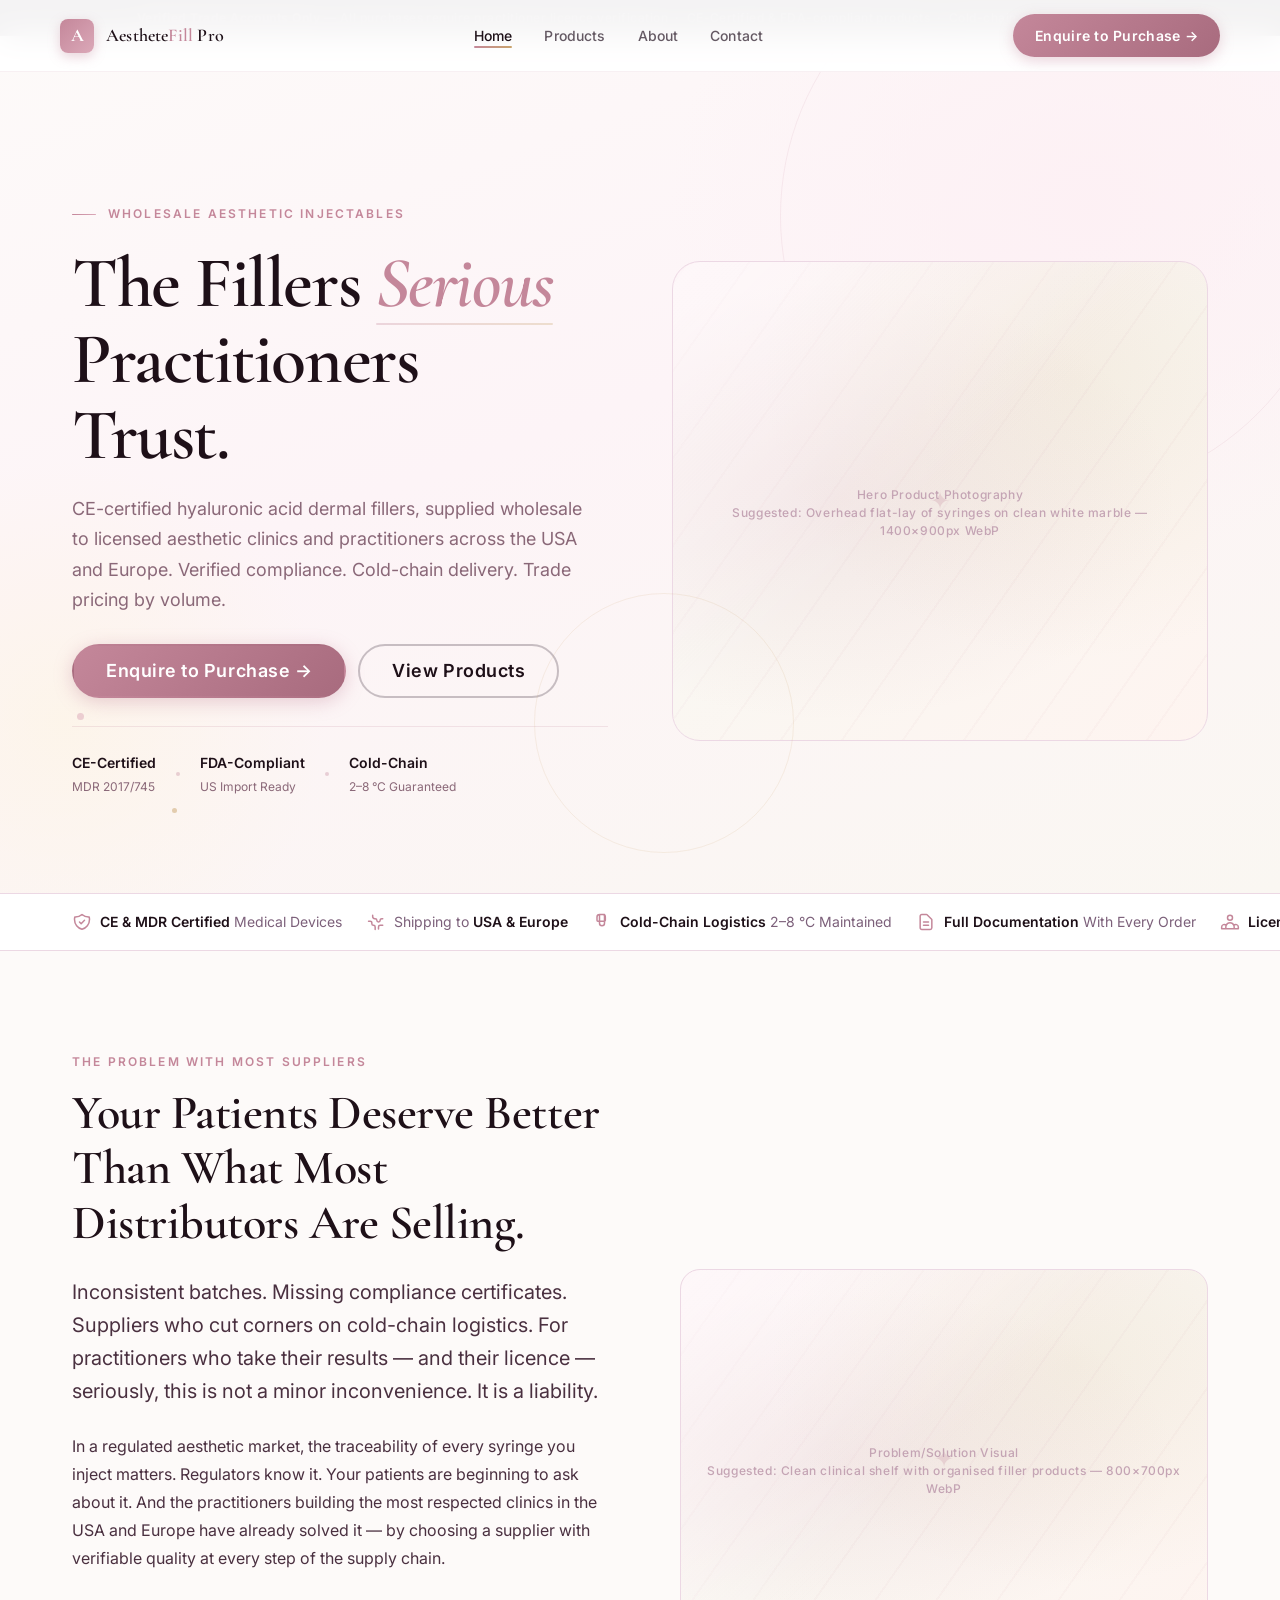
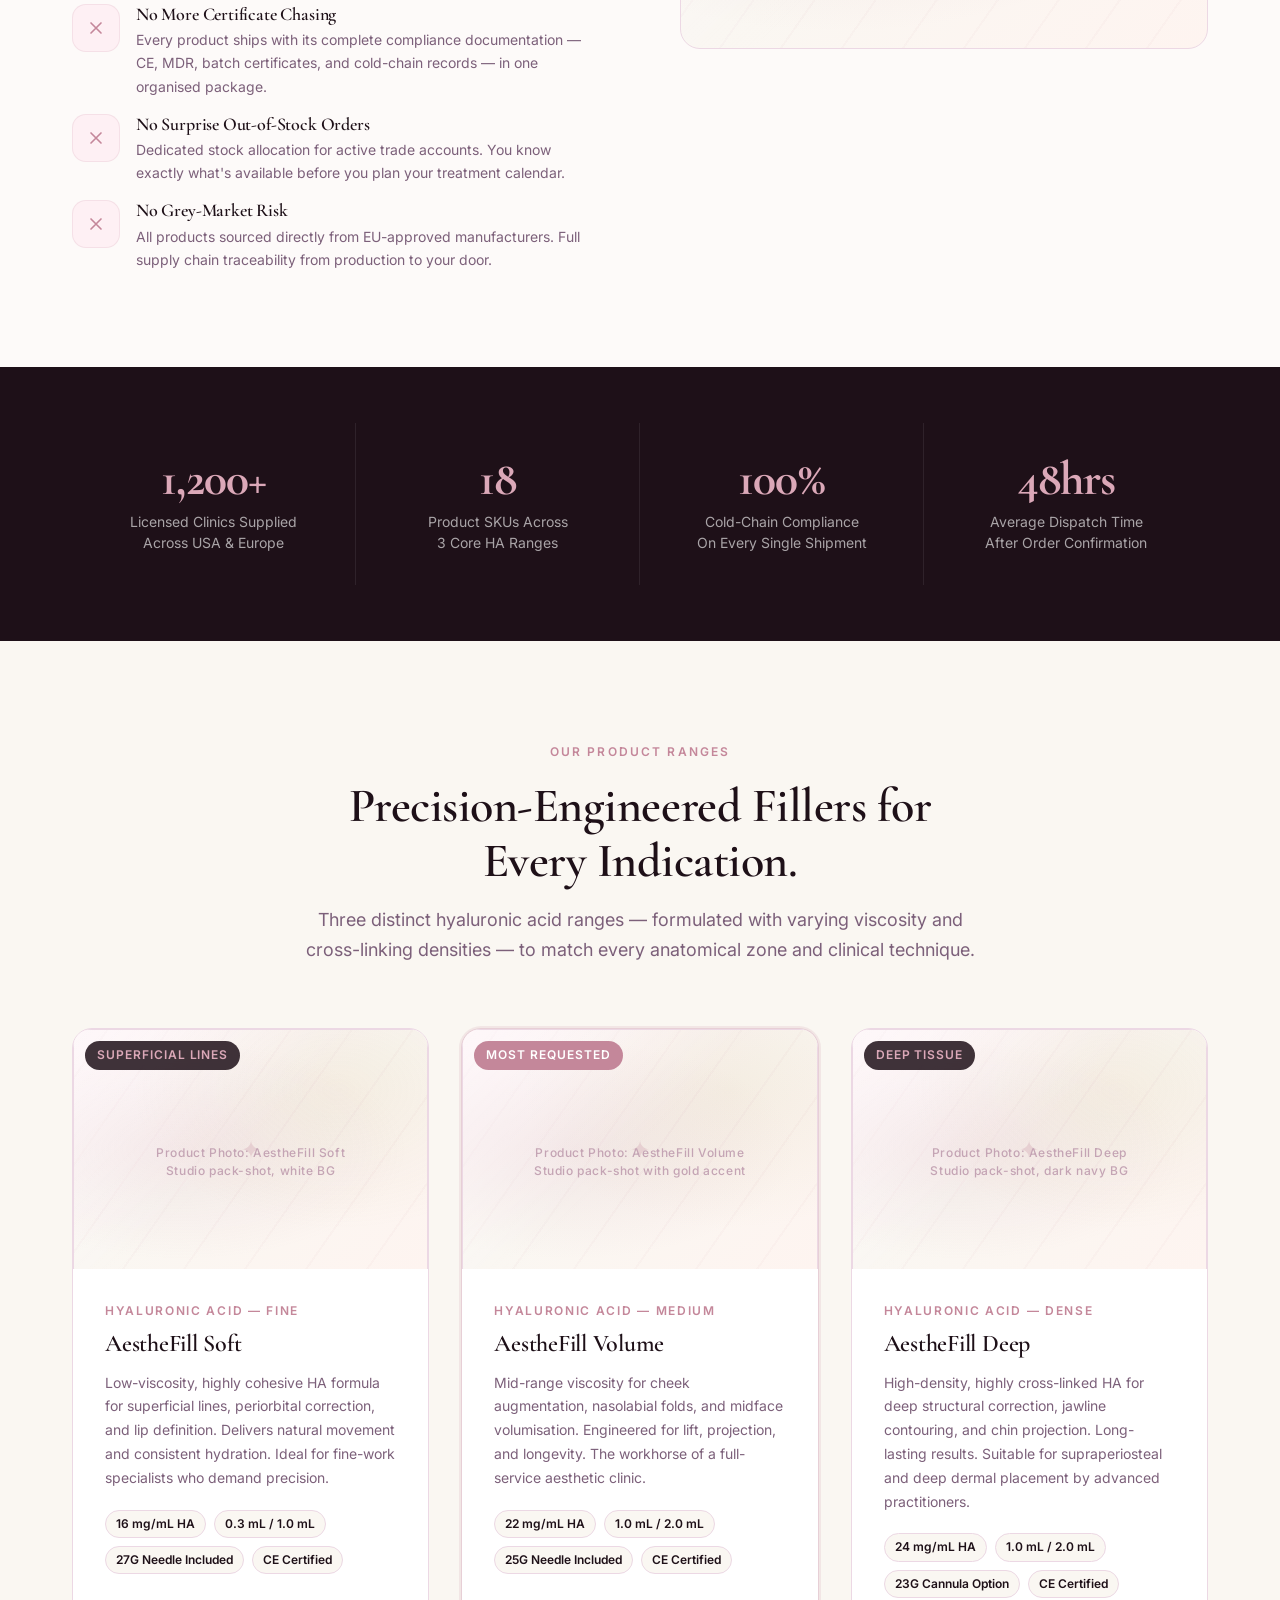
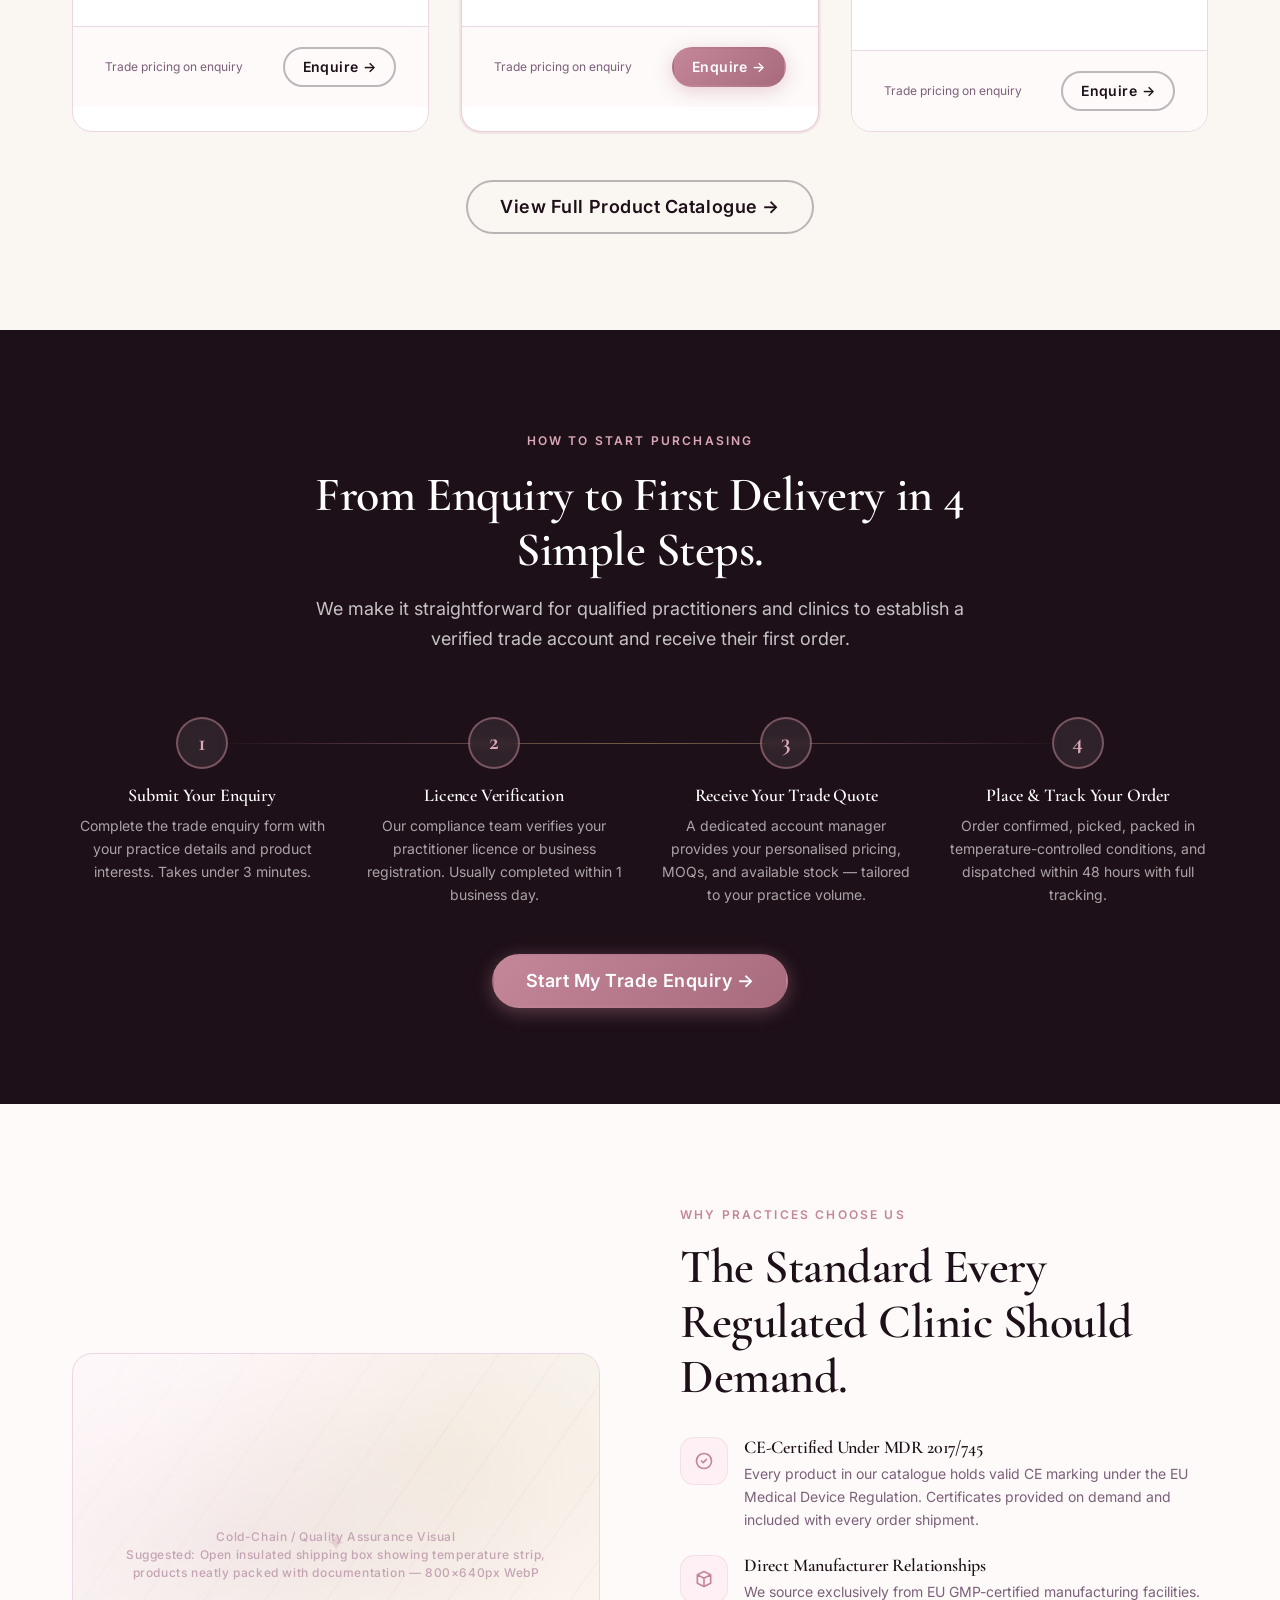
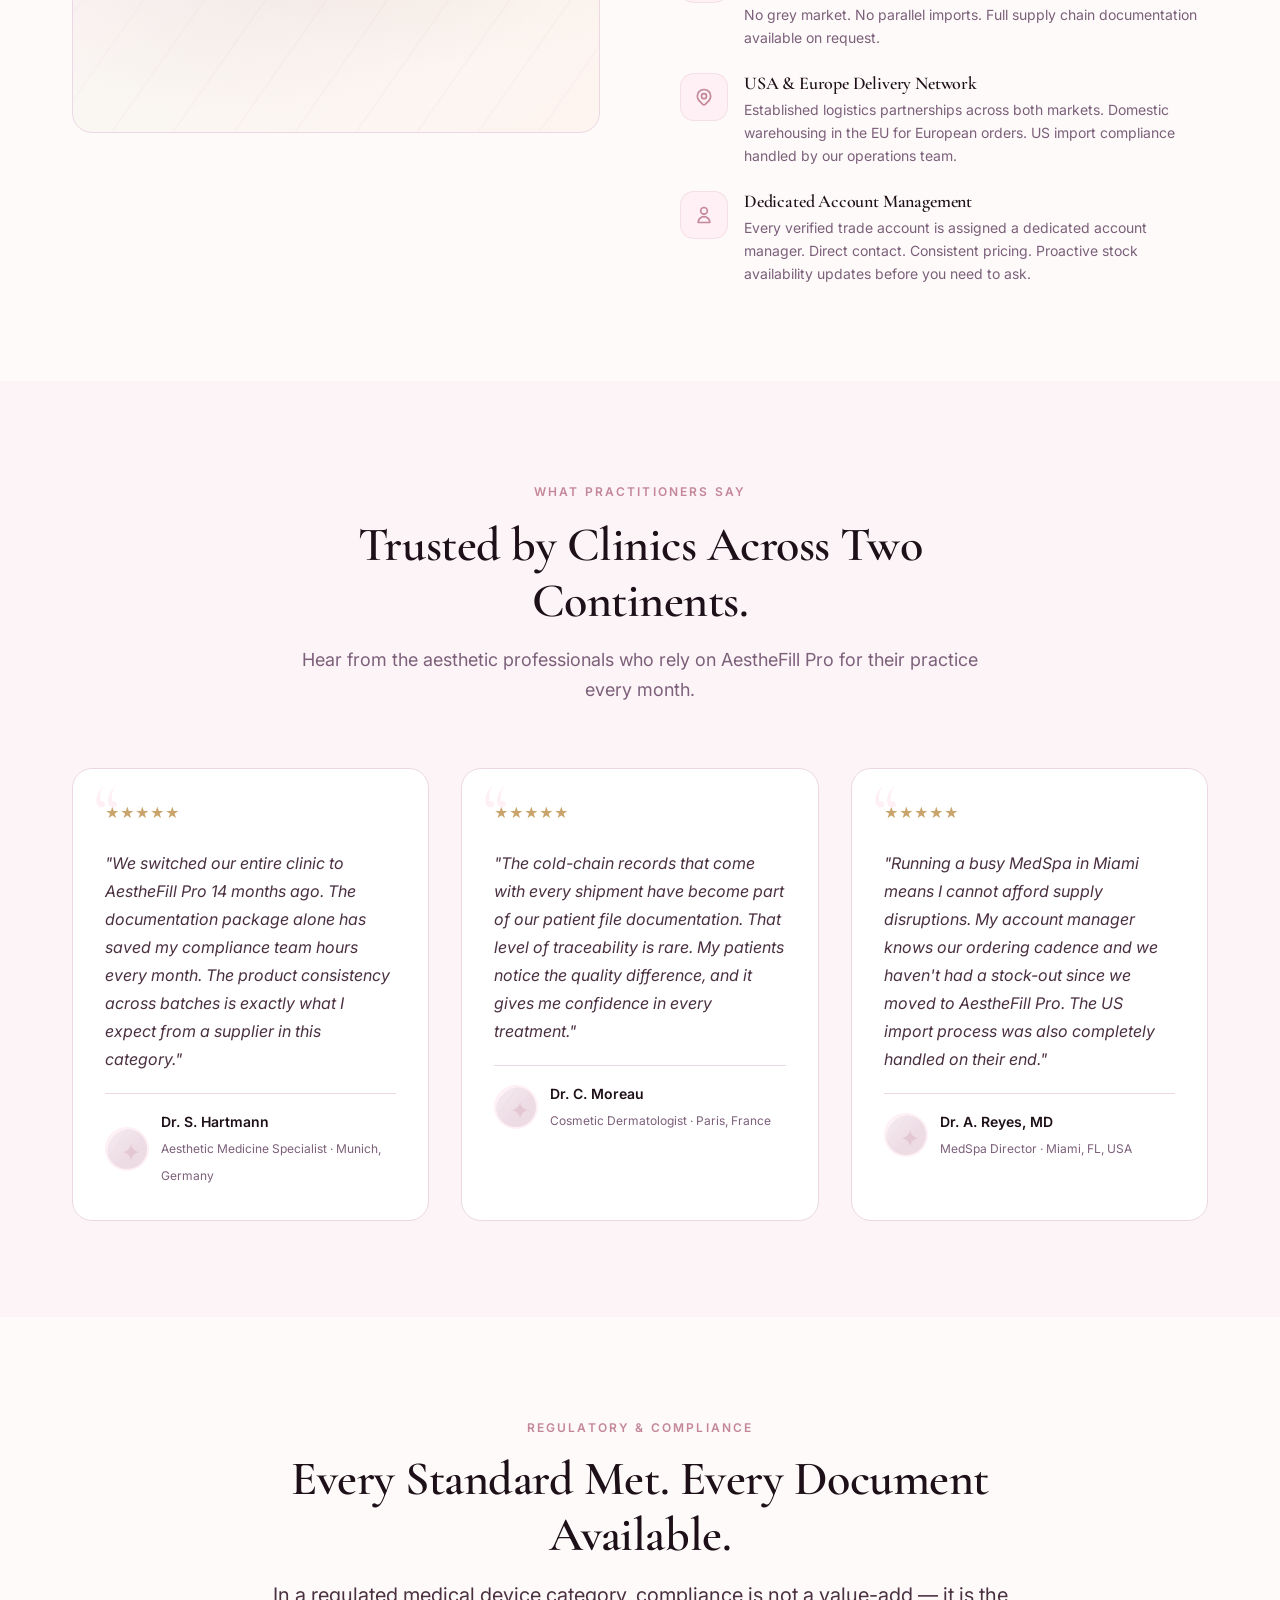
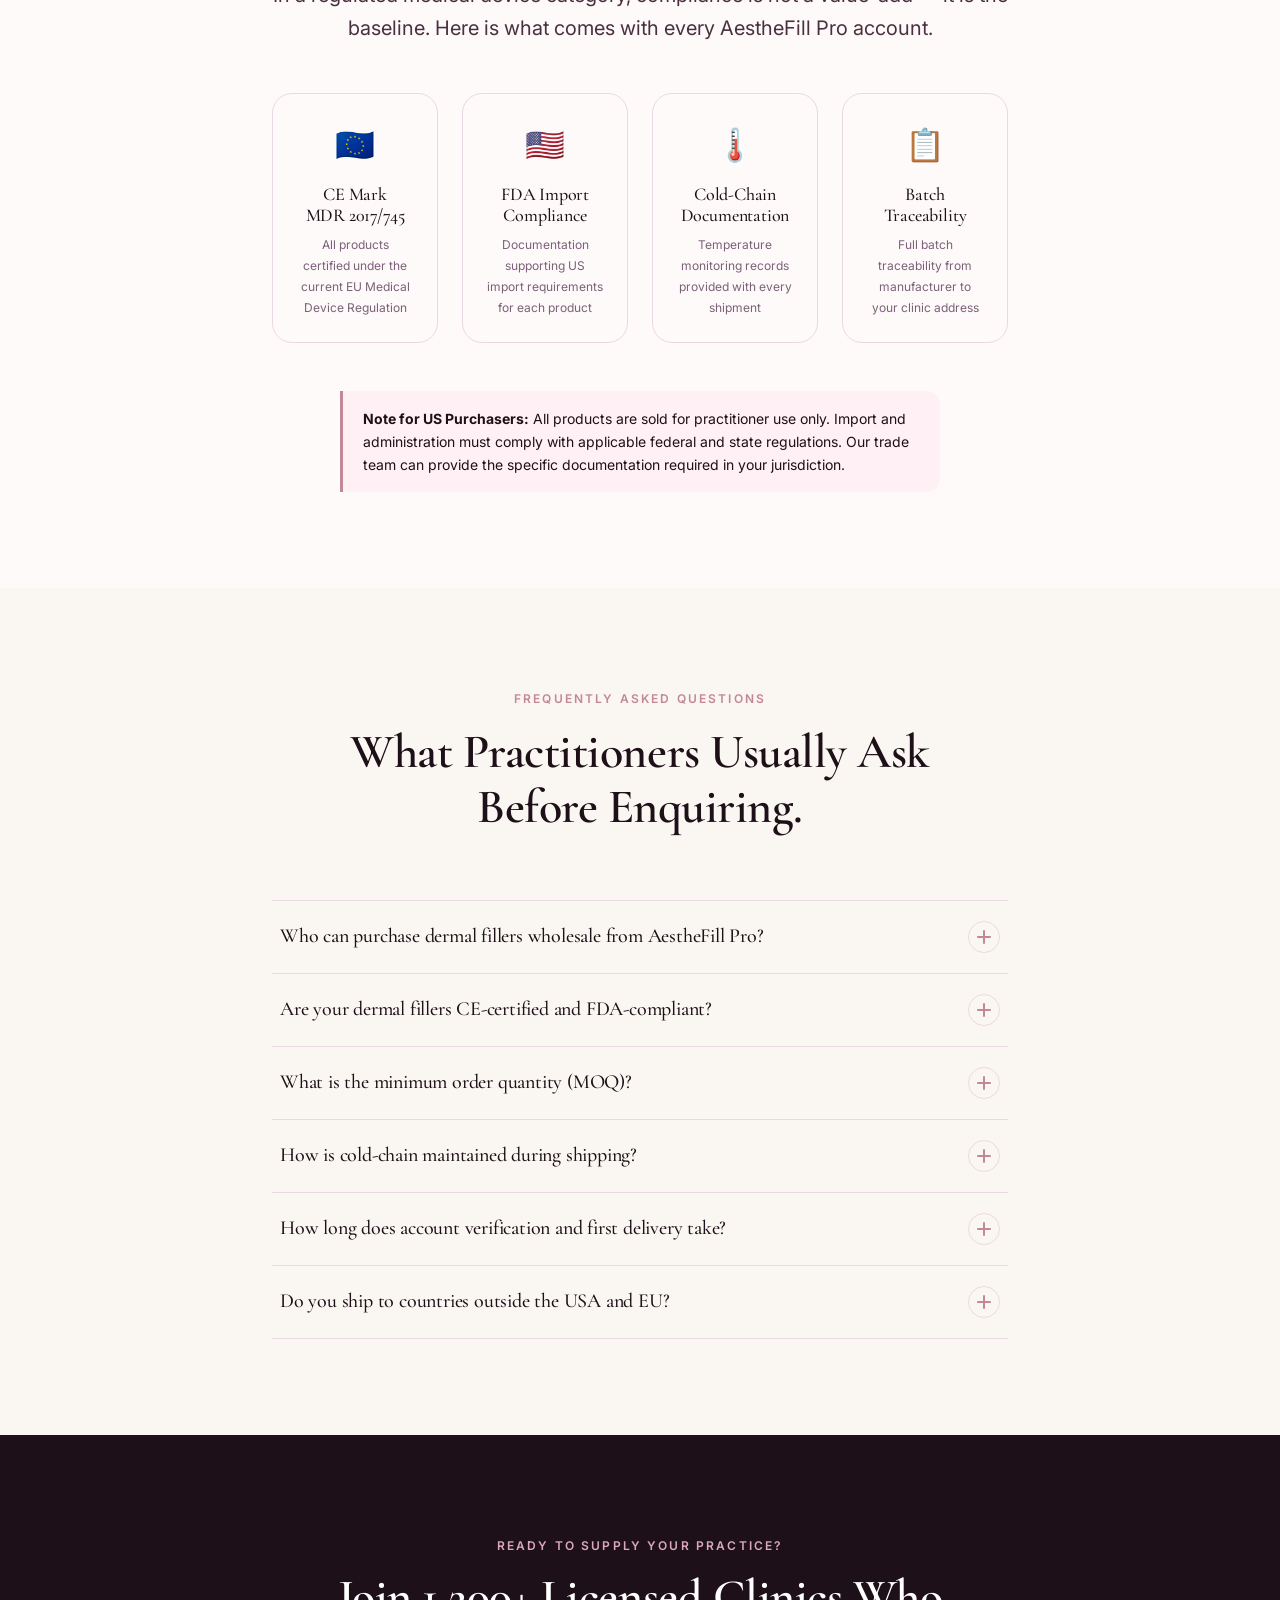
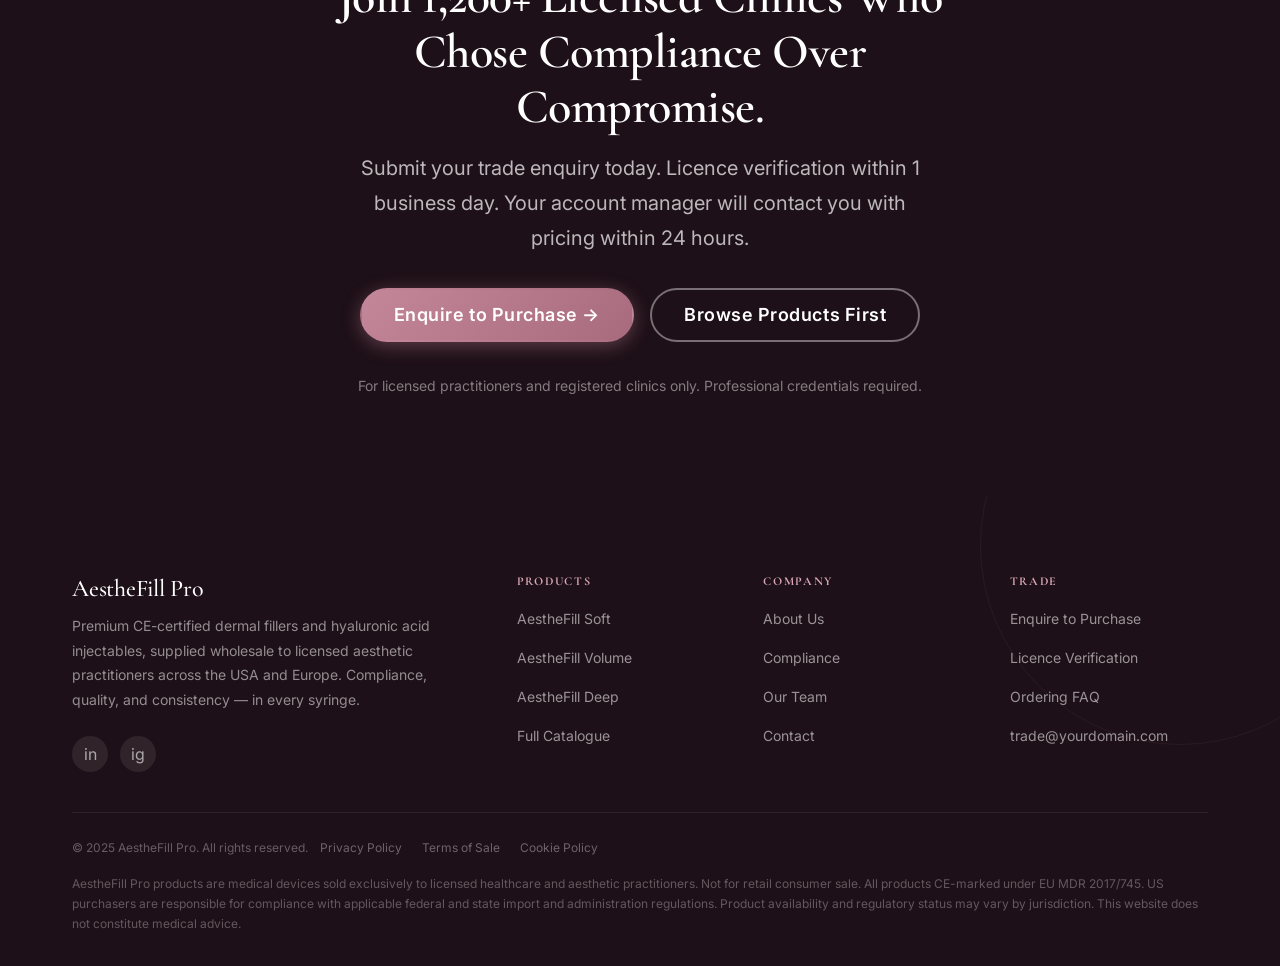
<file: index.html>
<!DOCTYPE html>
<html lang="en">
<head>
  <meta charset="UTF-8" />
  <meta name="viewport" content="width=device-width, initial-scale=1.0" />
  <meta http-equiv="X-UA-Compatible" content="IE=edge" />

  <!-- Primary SEO -->
  <title>Dermal Fillers Wholesale Supplier | CE-Certified Hyaluronic Acid Fillers | USA & Europe</title>
  <meta name="description" content="Licensed wholesale supplier of premium CE-certified dermal fillers and hyaluronic acid injectables. Trusted by aesthetic clinics and practitioners across the USA and Europe. Enquire for trade pricing." />
  <meta name="keywords" content="dermal fillers wholesale, hyaluronic acid fillers supplier, CE certified dermal fillers, aesthetic injectables wholesale, buy dermal fillers bulk, filler supplier USA, filler supplier Europe, HA fillers wholesale" />
  <meta name="robots" content="index, follow, max-image-preview:large, max-snippet:-1, max-video-preview:-1" />
  <link rel="canonical" href="https://www.yourdomain.com/" />

  <!-- Open Graph / Social -->
  <meta property="og:type" content="website" />
  <meta property="og:url" content="https://www.yourdomain.com/" />
  <meta property="og:title" content="Dermal Fillers Wholesale Supplier | CE-Certified | USA & Europe" />
  <meta property="og:description" content="Premium CE-certified dermal fillers for aesthetic clinics and practitioners. Wholesale pricing, cold-chain delivery, full compliance documentation." />
  <meta property="og:image" content="https://www.yourdomain.com/assets/og-home.jpg" />
  <meta property="og:image:width" content="1200" />
  <meta property="og:image:height" content="630" />
  <meta property="og:site_name" content="AestheFill Pro" />
  <meta property="og:locale" content="en_US" />

  <!-- Twitter Card -->
  <meta name="twitter:card" content="summary_large_image" />
  <meta name="twitter:title" content="Dermal Fillers Wholesale Supplier | CE-Certified | USA & Europe" />
  <meta name="twitter:description" content="Premium CE-certified dermal fillers for aesthetic clinics and practitioners. Wholesale pricing, cold-chain delivery, full compliance documentation." />
  <meta name="twitter:image" content="https://www.yourdomain.com/assets/og-home.jpg" />

  <!-- Schema.org — Organization -->
  <script type="application/ld+json">
  {
    "@context": "https://schema.org",
    "@type": "Organization",
    "name": "AestheFill Pro",
    "url": "https://www.yourdomain.com",
    "logo": "https://www.yourdomain.com/assets/logo.svg",
    "description": "Licensed wholesale supplier of CE-certified dermal fillers and hyaluronic acid injectables for aesthetic clinics and practitioners across the USA and Europe.",
    "address": {
      "@type": "PostalAddress",
      "addressCountry": "US"
    },
    "contactPoint": {
      "@type": "ContactPoint",
      "contactType": "sales",
      "email": "trade@yourdomain.com",
      "availableLanguage": ["English"]
    },
    "sameAs": [
      "https://www.linkedin.com/company/aesthefillpro",
      "https://www.instagram.com/aesthefillpro"
    ]
  }
  </script>

  <!-- Schema.org — WebPage -->
  <script type="application/ld+json">
  {
    "@context": "https://schema.org",
    "@type": "WebPage",
    "name": "Dermal Fillers Wholesale Supplier — AestheFill Pro",
    "url": "https://www.yourdomain.com/",
    "description": "Licensed wholesale supplier of premium CE-certified dermal fillers for aesthetic clinics and practitioners in the USA and Europe.",
    "breadcrumb": {
      "@type": "BreadcrumbList",
      "itemListElement": [
        {
          "@type": "ListItem",
          "position": 1,
          "name": "Home",
          "item": "https://www.yourdomain.com/"
        }
      ]
    }
  }
  </script>

  <!-- Schema.org — FAQ -->
  <script type="application/ld+json">
  {
    "@context": "https://schema.org",
    "@type": "FAQPage",
    "mainEntity": [
      {
        "@type": "Question",
        "name": "Who can purchase dermal fillers wholesale from AestheFill Pro?",
        "acceptedAnswer": {
          "@type": "Answer",
          "text": "Our products are available exclusively to licensed aesthetic practitioners, cosmetic clinics, plastic surgery centres, medical spas, and registered medical wholesalers. Valid professional credentials are required at account verification."
        }
      },
      {
        "@type": "Question",
        "name": "Are your dermal fillers CE-certified?",
        "acceptedAnswer": {
          "@type": "Answer",
          "text": "Yes. All products in our catalogue carry CE marking under the EU Medical Device Regulation (MDR 2017/745) and meet FDA import requirements for the US market. Full compliance documentation is provided with every order."
        }
      },
      {
        "@type": "Question",
        "name": "What is the minimum order quantity?",
        "acceptedAnswer": {
          "@type": "Answer",
          "text": "Minimum order quantities vary by product line. We offer flexible entry-level volumes for new accounts and volume-based pricing tiers for established practices. Contact our trade team for a personalised quote."
        }
      },
      {
        "@type": "Question",
        "name": "Do you ship internationally?",
        "acceptedAnswer": {
          "@type": "Answer",
          "text": "Yes. We ship to the United States and across the European Union, UK, and EEA. All shipments are temperature-controlled and fully tracked, with cold-chain integrity documentation included."
        }
      }
    ]
  }
  </script>

  <!-- Fonts -->
  <link rel="preconnect" href="https://fonts.googleapis.com" />
  <link rel="preconnect" href="https://fonts.gstatic.com" crossorigin />
  <link href="https://fonts.googleapis.com/css2?family=Cormorant+Garamond:ital,wght@0,400;0,500;0,600;0,700;1,400;1,600&family=Inter:wght@400;500;600;700&display=swap" rel="stylesheet" />

  <link rel="stylesheet" href="styles.css" />

  <!-- Favicon (placeholder) -->
  <link rel="icon" type="image/svg+xml" href="assets/favicon.svg" />
</head>

<body>

  <!-- ═══════════════════════════════════════════
       ANNOUNCEMENT BAR
  ═══════════════════════════════════════════ -->
  <div class="announcement-bar" role="banner" aria-label="Site announcement">
    <strong>Verified Trade Accounts Only</strong> — All purchases require practitioner licence verification &nbsp;·&nbsp; CE-Certified &amp; FDA-compliant products &nbsp;·&nbsp; Cold-chain guaranteed delivery
  </div>

  <!-- ═══════════════════════════════════════════
       NAVIGATION
  ═══════════════════════════════════════════ -->
  <nav class="nav" role="navigation" aria-label="Main navigation">
    <div class="nav__inner">

      <!-- Logo -->
      <a href="index.html" class="nav__logo" aria-label="AestheFill Pro — Home">
        <div class="nav__logo-mark" aria-hidden="true">A</div>
        <span class="nav__logo-text">Aesthete<span>Fill</span> Pro</span>
      </a>

      <!-- Desktop nav links -->
      <ul class="nav__links" role="list">
        <li><a href="index.html" class="nav__link active" aria-current="page">Home</a></li>
        <li><a href="products.html" class="nav__link">Products</a></li>
        <li><a href="about.html" class="nav__link">About</a></li>
        <li><a href="contact.html" class="nav__link">Contact</a></li>
      </ul>

      <!-- Desktop CTA -->
      <a href="contact.html#enquire" class="nav__cta" aria-label="Enquire about wholesale pricing">
        Enquire to Purchase →
      </a>

      <!-- Mobile hamburger -->
      <button class="nav__hamburger" id="hamburger" aria-expanded="false" aria-controls="mobile-menu" aria-label="Open navigation menu">
        <span aria-hidden="true"></span>
        <span aria-hidden="true"></span>
        <span aria-hidden="true"></span>
      </button>

    </div>
  </nav>

  <!-- Mobile menu -->
  <div class="mobile-menu" id="mobile-menu" role="dialog" aria-modal="true" aria-label="Mobile navigation">
    <a href="index.html" class="mobile-menu__link">Home</a>
    <a href="products.html" class="mobile-menu__link">Products</a>
    <a href="about.html" class="mobile-menu__link">About</a>
    <a href="contact.html" class="mobile-menu__link">Contact</a>
    <div style="margin-top: 2rem;">
      <a href="contact.html#enquire" class="btn btn--primary btn--lg" style="width:100%; justify-content:center;">
        Enquire to Purchase →
      </a>
    </div>
  </div>

  <main id="main-content">

    <!-- ═══════════════════════════════════════════
         HERO SECTION
    ═══════════════════════════════════════════ -->
    <section class="hero" aria-labelledby="hero-heading">
      <div class="container">
        <div class="hero__inner">

          <!-- Left: Copy -->
          <div class="hero__content">

            <span class="hero__eyebrow">Wholesale Aesthetic Injectables</span>

            <h1 id="hero-heading" class="hero__headline">
              The Fillers <em>Serious</em><br />
              Practitioners<br />
              Trust.
            </h1>

            <p class="hero__subheadline">
              CE-certified hyaluronic acid dermal fillers, supplied wholesale to licensed aesthetic clinics and practitioners across the USA and Europe. Verified compliance. Cold-chain delivery. Trade pricing by volume.
            </p>

            <div class="hero__cta-group">
              <a href="contact.html#enquire" class="btn btn--primary btn--lg" aria-label="Enquire about wholesale purchasing">
                Enquire to Purchase →
              </a>
              <a href="products.html" class="btn btn--secondary btn--lg" aria-label="Browse our product catalogue">
                View Products
              </a>
            </div>

            <div class="hero__trust-strip" aria-label="Key credentials">
              <div class="hero__trust-item">
                <strong>CE-Certified</strong>
                <span>MDR 2017/745</span>
              </div>
              <div class="hero__trust-dot" aria-hidden="true"></div>
              <div class="hero__trust-item">
                <strong>FDA-Compliant</strong>
                <span>US Import Ready</span>
              </div>
              <div class="hero__trust-dot" aria-hidden="true"></div>
              <div class="hero__trust-item">
                <strong>Cold-Chain</strong>
                <span>2–8 °C Guaranteed</span>
              </div>
            </div>

          </div>

          <!-- Right: Hero image placeholder -->
          <div class="hero__image" aria-hidden="true">
            <div class="img-placeholder img-placeholder--hero" role="img" aria-label="Hero image placeholder: High-quality photograph of premium dermal filler syringes arranged on a clean clinical surface, professional product photography">
              <div class="img-placeholder__label">Hero Product Photography<br />Suggested: Overhead flat-lay of syringes on clean white marble — 1400×900px WebP</div>
            </div>
          </div>

        </div>
      </div>

      <!-- Decorative floating dots -->
      <div class="hero__decor" aria-hidden="true"></div>

    </section>

    <!-- ═══════════════════════════════════════════
         TRUST BAR
    ═══════════════════════════════════════════ -->
    <section class="trust-bar" aria-label="Trust credentials and certifications">
      <div class="container">
        <div class="trust-bar__inner">

          <div class="trust-bar__item">
            <!-- Icon: Shield check -->
            <svg aria-hidden="true" focusable="false" xmlns="http://www.w3.org/2000/svg" fill="none" viewBox="0 0 24 24" stroke="currentColor" stroke-width="1.8"><path stroke-linecap="round" stroke-linejoin="round" d="M9 12l2 2 4-4m5.618-4.016A11.955 11.955 0 0112 2.944a11.955 11.955 0 01-8.618 3.04A12.02 12.02 0 003 9c0 5.591 3.824 10.29 9 11.622 5.176-1.332 9-6.03 9-11.622 0-1.042-.133-2.052-.382-3.016z"/></svg>
            <span><strong>CE &amp; MDR Certified</strong> Medical Devices</span>
          </div>

          <div class="trust-bar__item">
            <!-- Icon: Globe -->
            <svg aria-hidden="true" focusable="false" xmlns="http://www.w3.org/2000/svg" fill="none" viewBox="0 0 24 24" stroke="currentColor" stroke-width="1.8"><path stroke-linecap="round" stroke-linejoin="round" d="M3.055 11H5a2 2 0 012 2v1a2 2 0 002 2 2 2 0 012 2v2.945M8 3.935V5.5A2.5 2.5 0 0010.5 8h.5a2 2 0 012 2 2 2 0 104 0 2 2 0 012-2h1.064M15 20.488V18a2 2 0 012-2h3.064"/></svg>
            <span>Shipping to <strong>USA &amp; Europe</strong></span>
          </div>

          <div class="trust-bar__item">
            <!-- Icon: Temperature -->
            <svg aria-hidden="true" focusable="false" xmlns="http://www.w3.org/2000/svg" fill="none" viewBox="0 0 24 24" stroke="currentColor" stroke-width="1.8"><path stroke-linecap="round" stroke-linejoin="round" d="M9 3v10.5a3 3 0 106 0V3M9 3h6M9 3a3 3 0 00-3 3v4a1 1 0 001 1h8a1 1 0 001-1V6a3 3 0 00-3-3"/></svg>
            <span><strong>Cold-Chain Logistics</strong> 2–8 °C Maintained</span>
          </div>

          <div class="trust-bar__item">
            <!-- Icon: Document -->
            <svg aria-hidden="true" focusable="false" xmlns="http://www.w3.org/2000/svg" fill="none" viewBox="0 0 24 24" stroke="currentColor" stroke-width="1.8"><path stroke-linecap="round" stroke-linejoin="round" d="M9 12h6m-6 4h6m2 5H7a2 2 0 01-2-2V5a2 2 0 012-2h5.586a1 1 0 01.707.293l5.414 5.414a1 1 0 01.293.707V19a2 2 0 01-2 2z"/></svg>
            <span><strong>Full Documentation</strong> With Every Order</span>
          </div>

          <div class="trust-bar__item">
            <!-- Icon: Users -->
            <svg aria-hidden="true" focusable="false" xmlns="http://www.w3.org/2000/svg" fill="none" viewBox="0 0 24 24" stroke="currentColor" stroke-width="1.8"><path stroke-linecap="round" stroke-linejoin="round" d="M17 20h5v-2a3 3 0 00-5.356-1.857M17 20H7m10 0v-2c0-.656-.126-1.283-.356-1.857M7 20H2v-2a3 3 0 015.356-1.857M7 20v-2c0-.656.126-1.283.356-1.857m0 0a5.002 5.002 0 019.288 0M15 7a3 3 0 11-6 0 3 3 0 016 0z"/></svg>
            <span><strong>Licensed Practitioners</strong> Only</span>
          </div>

        </div>
      </div>
    </section>

    <!-- ═══════════════════════════════════════════
         PROBLEM / AGITATION
    ═══════════════════════════════════════════ -->
    <section class="section" aria-labelledby="problem-heading">
      <div class="container">
        <div class="grid-2" style="align-items:center; gap: var(--space-20);">

          <div class="reveal reveal-left">
            <span class="eyebrow">The Problem With Most Suppliers</span>
            <h2 id="problem-heading" style="margin-top: var(--space-3); margin-bottom: var(--space-6);">
              Your Patients Deserve Better Than What Most Distributors Are Selling.
            </h2>
            <p class="lead" style="margin-bottom: var(--space-6);">
              Inconsistent batches. Missing compliance certificates. Suppliers who cut corners on cold-chain logistics. For practitioners who take their results — and their licence — seriously, this is not a minor inconvenience. It is a liability.
            </p>
            <p style="margin-bottom: var(--space-8);">
              In a regulated aesthetic market, the traceability of every syringe you inject matters. Regulators know it. Your patients are beginning to ask about it. And the practitioners building the most respected clinics in the USA and Europe have already solved it — by choosing a supplier with verifiable quality at every step of the supply chain.
            </p>
            <ul style="display:flex; flex-direction:column; gap: var(--space-4);">
              <li class="feature-item">
                <div class="feature-item__icon" aria-hidden="true">
                  <svg xmlns="http://www.w3.org/2000/svg" fill="none" viewBox="0 0 24 24" stroke="currentColor" stroke-width="2"><path stroke-linecap="round" stroke-linejoin="round" d="M6 18L18 6M6 6l12 12"/></svg>
                </div>
                <div class="feature-item__content">
                  <h4>No More Certificate Chasing</h4>
                  <p>Every product ships with its complete compliance documentation — CE, MDR, batch certificates, and cold-chain records — in one organised package.</p>
                </div>
              </li>
              <li class="feature-item">
                <div class="feature-item__icon" aria-hidden="true">
                  <svg xmlns="http://www.w3.org/2000/svg" fill="none" viewBox="0 0 24 24" stroke="currentColor" stroke-width="2"><path stroke-linecap="round" stroke-linejoin="round" d="M6 18L18 6M6 6l12 12"/></svg>
                </div>
                <div class="feature-item__content">
                  <h4>No Surprise Out-of-Stock Orders</h4>
                  <p>Dedicated stock allocation for active trade accounts. You know exactly what's available before you plan your treatment calendar.</p>
                </div>
              </li>
              <li class="feature-item">
                <div class="feature-item__icon" aria-hidden="true">
                  <svg xmlns="http://www.w3.org/2000/svg" fill="none" viewBox="0 0 24 24" stroke="currentColor" stroke-width="2"><path stroke-linecap="round" stroke-linejoin="round" d="M6 18L18 6M6 6l12 12"/></svg>
                </div>
                <div class="feature-item__content">
                  <h4>No Grey-Market Risk</h4>
                  <p>All products sourced directly from EU-approved manufacturers. Full supply chain traceability from production to your door.</p>
                </div>
              </li>
            </ul>
          </div>

          <div class="reveal delay-2">
            <div class="img-placeholder img-placeholder--wide" role="img" aria-label="Image placeholder: Clean clinical shelf with neatly organised filler product boxes with visible CE markings — 800×700px WebP">
              <div class="img-placeholder__label">Problem/Solution Visual<br />Suggested: Clean clinical shelf with organised filler products — 800×700px WebP</div>
            </div>
          </div>

        </div>
      </div>
    </section>

    <!-- ═══════════════════════════════════════════
         STATS BAND
    ═══════════════════════════════════════════ -->
    <section class="section--sm section--dark" aria-label="Company statistics">
      <div class="container">
        <div class="stats-row">
          <div class="stat-item reveal-scale delay-1">
            <div class="stat-item__number">1,200+</div>
            <div class="stat-item__label">Licensed Clinics Supplied<br />Across USA &amp; Europe</div>
          </div>
          <div class="stat-item reveal-scale delay-2">
            <div class="stat-item__number">18</div>
            <div class="stat-item__label">Product SKUs Across<br />3 Core HA Ranges</div>
          </div>
          <div class="stat-item reveal-scale delay-3">
            <div class="stat-item__number">100%</div>
            <div class="stat-item__label">Cold-Chain Compliance<br />On Every Single Shipment</div>
          </div>
          <div class="stat-item reveal-scale delay-4">
            <div class="stat-item__number">48hrs</div>
            <div class="stat-item__label">Average Dispatch Time<br />After Order Confirmation</div>
          </div>
        </div>
      </div>
    </section>

    <!-- ═══════════════════════════════════════════
         SOLUTION / PRODUCTS OVERVIEW
    ═══════════════════════════════════════════ -->
    <section class="section section--slate" aria-labelledby="products-heading">
      <div class="container">

        <div class="section-header reveal">
          <span class="eyebrow">Our Product Ranges</span>
          <h2 id="products-heading">Precision-Engineered Fillers for Every Indication.</h2>
          <p>Three distinct hyaluronic acid ranges — formulated with varying viscosity and cross-linking densities — to match every anatomical zone and clinical technique.</p>
        </div>

        <div class="grid-3">

          <!-- Product 1 -->
          <article class="product-card reveal delay-1" aria-label="AestheFill Soft — Superficial product range">
            <div class="product-card__image">
              <div class="img-placeholder img-placeholder--product" role="img" aria-label="Product image placeholder: Clean studio photograph of AestheFill Soft syringe packaging, white and gold branding on white background — 600×400px WebP">
                <div class="img-placeholder__label">Product Photo: AestheFill Soft<br />Studio pack-shot, white BG</div>
              </div>
              <span class="product-card__badge">Superficial Lines</span>
            </div>
            <div class="product-card__body">
              <div class="product-card__category">Hyaluronic Acid — Fine</div>
              <h3 class="product-card__name">AestheFill Soft</h3>
              <p class="product-card__description">
                Low-viscosity, highly cohesive HA formula for superficial lines, periorbital correction, and lip definition. Delivers natural movement and consistent hydration. Ideal for fine-work specialists who demand precision.
              </p>
              <div class="product-card__specs" aria-label="Product specifications">
                <span class="spec-pill">16 mg/mL HA</span>
                <span class="spec-pill">0.3 mL / 1.0 mL</span>
                <span class="spec-pill">27G Needle Included</span>
                <span class="spec-pill">CE Certified</span>
              </div>
            </div>
            <div class="product-card__footer">
              <span style="font-size: var(--text-xs); color: var(--color-text-muted);">Trade pricing on enquiry</span>
              <a href="contact.html#enquire" class="btn btn--outline-navy btn--sm" aria-label="Enquire about AestheFill Soft pricing">Enquire →</a>
            </div>
          </article>

          <!-- Product 2 -->
          <article class="product-card reveal delay-2" aria-label="AestheFill Volume — Mid-depth volumisation range" style="border-color: rgba(196,135,154,0.40); box-shadow: 0 0 0 2px rgba(196,135,154,0.15);">
            <div class="product-card__image" style="position:relative;">
              <div class="img-placeholder img-placeholder--product" role="img" aria-label="Product image placeholder: AestheFill Volume syringe with gold accent packaging — 600×400px WebP">
                <div class="img-placeholder__label">Product Photo: AestheFill Volume<br />Studio pack-shot with gold accent</div>
              </div>
              <span class="product-card__badge" style="background: var(--color-rose); color: var(--color-white);">Most Requested</span>
            </div>
            <div class="product-card__body">
              <div class="product-card__category">Hyaluronic Acid — Medium</div>
              <h3 class="product-card__name">AestheFill Volume</h3>
              <p class="product-card__description">
                Mid-range viscosity for cheek augmentation, nasolabial folds, and midface volumisation. Engineered for lift, projection, and longevity. The workhorse of a full-service aesthetic clinic.
              </p>
              <div class="product-card__specs" aria-label="Product specifications">
                <span class="spec-pill">22 mg/mL HA</span>
                <span class="spec-pill">1.0 mL / 2.0 mL</span>
                <span class="spec-pill">25G Needle Included</span>
                <span class="spec-pill">CE Certified</span>
              </div>
            </div>
            <div class="product-card__footer">
              <span style="font-size: var(--text-xs); color: var(--color-text-muted);">Trade pricing on enquiry</span>
              <a href="contact.html#enquire" class="btn btn--primary btn--sm" aria-label="Enquire about AestheFill Volume pricing">Enquire →</a>
            </div>
          </article>

          <!-- Product 3 -->
          <article class="product-card reveal delay-3" aria-label="AestheFill Deep — Deep tissue structural range">
            <div class="product-card__image">
              <div class="img-placeholder img-placeholder--product" role="img" aria-label="Product image placeholder: AestheFill Deep syringe packaging, darker navy packaging — 600×400px WebP">
                <div class="img-placeholder__label">Product Photo: AestheFill Deep<br />Studio pack-shot, dark navy BG</div>
              </div>
              <span class="product-card__badge">Deep Tissue</span>
            </div>
            <div class="product-card__body">
              <div class="product-card__category">Hyaluronic Acid — Dense</div>
              <h3 class="product-card__name">AestheFill Deep</h3>
              <p class="product-card__description">
                High-density, highly cross-linked HA for deep structural correction, jawline contouring, and chin projection. Long-lasting results. Suitable for supraperiosteal and deep dermal placement by advanced practitioners.
              </p>
              <div class="product-card__specs" aria-label="Product specifications">
                <span class="spec-pill">24 mg/mL HA</span>
                <span class="spec-pill">1.0 mL / 2.0 mL</span>
                <span class="spec-pill">23G Cannula Option</span>
                <span class="spec-pill">CE Certified</span>
              </div>
            </div>
            <div class="product-card__footer">
              <span style="font-size: var(--text-xs); color: var(--color-text-muted);">Trade pricing on enquiry</span>
              <a href="contact.html#enquire" class="btn btn--outline-navy btn--sm" aria-label="Enquire about AestheFill Deep pricing">Enquire →</a>
            </div>
          </article>

        </div>

        <div style="text-align:center; margin-top: var(--space-12);">
          <a href="products.html" class="btn btn--outline-navy btn--lg" aria-label="View the full product catalogue">
            View Full Product Catalogue →
          </a>
        </div>

      </div>
    </section>

    <!-- ═══════════════════════════════════════════
         HOW IT WORKS
    ═══════════════════════════════════════════ -->
    <section class="section section--dark" aria-labelledby="process-heading">
      <div class="container">

        <div class="section-header section-header--light reveal">
          <span class="eyebrow">How to Start Purchasing</span>
          <h2 id="process-heading">From Enquiry to First Delivery in 4 Simple Steps.</h2>
          <p>We make it straightforward for qualified practitioners and clinics to establish a verified trade account and receive their first order.</p>
        </div>

        <div class="process-steps">

          <div class="process-step reveal delay-1">
            <div class="process-step__number" aria-label="Step 1">1</div>
            <h4>Submit Your Enquiry</h4>
            <p>Complete the trade enquiry form with your practice details and product interests. Takes under 3 minutes.</p>
          </div>

          <div class="process-step reveal delay-2">
            <div class="process-step__number" aria-label="Step 2">2</div>
            <h4>Licence Verification</h4>
            <p>Our compliance team verifies your practitioner licence or business registration. Usually completed within 1 business day.</p>
          </div>

          <div class="process-step reveal delay-3">
            <div class="process-step__number" aria-label="Step 3">3</div>
            <h4>Receive Your Trade Quote</h4>
            <p>A dedicated account manager provides your personalised pricing, MOQs, and available stock — tailored to your practice volume.</p>
          </div>

          <div class="process-step reveal delay-4">
            <div class="process-step__number" aria-label="Step 4">4</div>
            <h4>Place &amp; Track Your Order</h4>
            <p>Order confirmed, picked, packed in temperature-controlled conditions, and dispatched within 48 hours with full tracking.</p>
          </div>

        </div>

        <div style="text-align:center; margin-top: var(--space-12);">
          <a href="contact.html#enquire" class="btn btn--primary btn--lg" aria-label="Submit your trade enquiry now">
            Start My Trade Enquiry →
          </a>
        </div>

      </div>
    </section>

    <!-- ═══════════════════════════════════════════
         BENEFITS / DIFFERENTIATION
    ═══════════════════════════════════════════ -->
    <section class="section" aria-labelledby="benefits-heading">
      <div class="container">
        <div class="grid-2" style="align-items:center; gap: var(--space-20);">

          <div>
            <div class="img-placeholder img-placeholder--wide" role="img" aria-label="Image placeholder: Professional photograph of a cold-chain packaging box open on a clinical surface showing temperature monitoring device, insulated packaging and product inside — 800×640px WebP">
              <div class="img-placeholder__label">Cold-Chain / Quality Assurance Visual<br />Suggested: Open insulated shipping box showing temperature strip, products neatly packed with documentation — 800×640px WebP</div>
            </div>
          </div>

          <div>
            <span class="eyebrow">Why Practices Choose Us</span>
            <h2 id="benefits-heading" style="margin-top: var(--space-3); margin-bottom: var(--space-8);">
              The Standard Every Regulated Clinic Should Demand.
            </h2>
            <ul style="display:flex; flex-direction:column; gap: var(--space-6);">

              <li class="feature-item">
                <div class="feature-item__icon" aria-hidden="true">
                  <svg xmlns="http://www.w3.org/2000/svg" fill="none" viewBox="0 0 24 24" stroke="currentColor" stroke-width="2"><path stroke-linecap="round" stroke-linejoin="round" d="M9 12l2 2 4-4m6 2a9 9 0 11-18 0 9 9 0 0118 0z"/></svg>
                </div>
                <div class="feature-item__content">
                  <h4>CE-Certified Under MDR 2017/745</h4>
                  <p>Every product in our catalogue holds valid CE marking under the EU Medical Device Regulation. Certificates provided on demand and included with every order shipment.</p>
                </div>
              </li>

              <li class="feature-item">
                <div class="feature-item__icon" aria-hidden="true">
                  <svg xmlns="http://www.w3.org/2000/svg" fill="none" viewBox="0 0 24 24" stroke="currentColor" stroke-width="2"><path stroke-linecap="round" stroke-linejoin="round" d="M20 7l-8-4-8 4m16 0l-8 4m8-4v10l-8 4m0-10L4 7m8 4v10M4 7v10l8 4"/></svg>
                </div>
                <div class="feature-item__content">
                  <h4>Direct Manufacturer Relationships</h4>
                  <p>We source exclusively from EU GMP-certified manufacturing facilities. No grey market. No parallel imports. Full supply chain documentation available on request.</p>
                </div>
              </li>

              <li class="feature-item">
                <div class="feature-item__icon" aria-hidden="true">
                  <svg xmlns="http://www.w3.org/2000/svg" fill="none" viewBox="0 0 24 24" stroke="currentColor" stroke-width="2"><path stroke-linecap="round" stroke-linejoin="round" d="M17.657 16.657L13.414 20.9a1.998 1.998 0 01-2.827 0l-4.244-4.243a8 8 0 1111.314 0z"/><path stroke-linecap="round" stroke-linejoin="round" d="M15 11a3 3 0 11-6 0 3 3 0 016 0z"/></svg>
                </div>
                <div class="feature-item__content">
                  <h4>USA &amp; Europe Delivery Network</h4>
                  <p>Established logistics partnerships across both markets. Domestic warehousing in the EU for European orders. US import compliance handled by our operations team.</p>
                </div>
              </li>

              <li class="feature-item">
                <div class="feature-item__icon" aria-hidden="true">
                  <svg xmlns="http://www.w3.org/2000/svg" fill="none" viewBox="0 0 24 24" stroke="currentColor" stroke-width="2"><path stroke-linecap="round" stroke-linejoin="round" d="M16 7a4 4 0 11-8 0 4 4 0 018 0zM12 14a7 7 0 00-7 7h14a7 7 0 00-7-7z"/></svg>
                </div>
                <div class="feature-item__content">
                  <h4>Dedicated Account Management</h4>
                  <p>Every verified trade account is assigned a dedicated account manager. Direct contact. Consistent pricing. Proactive stock availability updates before you need to ask.</p>
                </div>
              </li>

            </ul>
          </div>

        </div>
      </div>
    </section>

    <!-- ═══════════════════════════════════════════
         SOCIAL PROOF — TESTIMONIALS
    ═══════════════════════════════════════════ -->
    <section class="section section--gold-pale" aria-labelledby="testimonials-heading">
      <div class="container">

        <div class="section-header reveal">
          <span class="eyebrow">What Practitioners Say</span>
          <h2 id="testimonials-heading">Trusted by Clinics Across Two Continents.</h2>
          <p>Hear from the aesthetic professionals who rely on AestheFill Pro for their practice every month.</p>
        </div>

        <div class="grid-3">

          <blockquote class="testimonial-card reveal delay-1" aria-label="Testimonial from Dr. S. Hartmann, Munich">
            <div class="testimonial-card__stars" aria-label="5 out of 5 stars">
              ★★★★★
            </div>
            <p class="testimonial-card__quote">
              "We switched our entire clinic to AestheFill Pro 14 months ago. The documentation package alone has saved my compliance team hours every month. The product consistency across batches is exactly what I expect from a supplier in this category."
            </p>
            <footer class="testimonial-card__author">
              <div class="testimonial-card__avatar">
                <div class="img-placeholder" style="height:100%; border:none; background: var(--color-slate-100); border-radius:50%;" role="img" aria-label="Headshot placeholder: Professional headshot of Dr S. Hartmann — 96×96px WebP circular">
                </div>
              </div>
              <div class="testimonial-card__author-info">
                <strong>Dr. S. Hartmann</strong>
                <span>Aesthetic Medicine Specialist · Munich, Germany</span>
              </div>
            </footer>
          </blockquote>

          <blockquote class="testimonial-card reveal delay-2" aria-label="Testimonial from Dr. C. Moreau, Paris">
            <div class="testimonial-card__stars" aria-label="5 out of 5 stars">
              ★★★★★
            </div>
            <p class="testimonial-card__quote">
              "The cold-chain records that come with every shipment have become part of our patient file documentation. That level of traceability is rare. My patients notice the quality difference, and it gives me confidence in every treatment."
            </p>
            <footer class="testimonial-card__author">
              <div class="testimonial-card__avatar">
                <div class="img-placeholder" style="height:100%; border:none; background: var(--color-slate-100); border-radius:50%;" role="img" aria-label="Headshot placeholder: Professional headshot of Dr C. Moreau — 96×96px WebP circular">
                </div>
              </div>
              <div class="testimonial-card__author-info">
                <strong>Dr. C. Moreau</strong>
                <span>Cosmetic Dermatologist · Paris, France</span>
              </div>
            </footer>
          </blockquote>

          <blockquote class="testimonial-card reveal delay-3" aria-label="Testimonial from Dr. A. Reyes, Miami">
            <div class="testimonial-card__stars" aria-label="5 out of 5 stars">
              ★★★★★
            </div>
            <p class="testimonial-card__quote">
              "Running a busy MedSpa in Miami means I cannot afford supply disruptions. My account manager knows our ordering cadence and we haven't had a stock-out since we moved to AestheFill Pro. The US import process was also completely handled on their end."
            </p>
            <footer class="testimonial-card__author">
              <div class="testimonial-card__avatar">
                <div class="img-placeholder" style="height:100%; border:none; background: var(--color-slate-100); border-radius:50%;" role="img" aria-label="Headshot placeholder: Professional headshot of Dr A. Reyes — 96×96px WebP circular">
                </div>
              </div>
              <div class="testimonial-card__author-info">
                <strong>Dr. A. Reyes, MD</strong>
                <span>MedSpa Director · Miami, FL, USA</span>
              </div>
            </footer>
          </blockquote>

        </div>

      </div>
    </section>

    <!-- ═══════════════════════════════════════════
         COMPLIANCE / TRUST SECTION
    ═══════════════════════════════════════════ -->
    <section class="section" aria-labelledby="compliance-heading">
      <div class="container container--narrow" style="text-align:center;">

        <span class="eyebrow">Regulatory &amp; Compliance</span>
        <h2 id="compliance-heading" style="margin-top: var(--space-3); margin-bottom: var(--space-4);">
          Every Standard Met. Every Document Available.
        </h2>
        <p class="lead" style="margin-bottom: var(--space-12);">
          In a regulated medical device category, compliance is not a value-add — it is the baseline. Here is what comes with every AestheFill Pro account.
        </p>

        <div class="grid-4" style="text-align:left; margin-bottom: var(--space-12);">

          <div style="text-align:center; padding: var(--space-6); background: var(--color-off-white); border-radius: var(--radius-xl); border: 1px solid var(--color-border);">
            <div style="font-size: 2rem; margin-bottom: var(--space-3);" aria-hidden="true">🇪🇺</div>
            <h5 style="color: var(--color-navy); margin-bottom: var(--space-2);">CE Mark<br />MDR 2017/745</h5>
            <p style="font-size: var(--text-xs); color: var(--color-text-muted);">All products certified under the current EU Medical Device Regulation</p>
          </div>

          <div style="text-align:center; padding: var(--space-6); background: var(--color-off-white); border-radius: var(--radius-xl); border: 1px solid var(--color-border);">
            <div style="font-size: 2rem; margin-bottom: var(--space-3);" aria-hidden="true">🇺🇸</div>
            <h5 style="color: var(--color-navy); margin-bottom: var(--space-2);">FDA Import<br />Compliance</h5>
            <p style="font-size: var(--text-xs); color: var(--color-text-muted);">Documentation supporting US import requirements for each product</p>
          </div>

          <div style="text-align:center; padding: var(--space-6); background: var(--color-off-white); border-radius: var(--radius-xl); border: 1px solid var(--color-border);">
            <div style="font-size: 2rem; margin-bottom: var(--space-3);" aria-hidden="true">🌡️</div>
            <h5 style="color: var(--color-navy); margin-bottom: var(--space-2);">Cold-Chain<br />Documentation</h5>
            <p style="font-size: var(--text-xs); color: var(--color-text-muted);">Temperature monitoring records provided with every shipment</p>
          </div>

          <div style="text-align:center; padding: var(--space-6); background: var(--color-off-white); border-radius: var(--radius-xl); border: 1px solid var(--color-border);">
            <div style="font-size: 2rem; margin-bottom: var(--space-3);" aria-hidden="true">📋</div>
            <h5 style="color: var(--color-navy); margin-bottom: var(--space-2);">Batch<br />Traceability</h5>
            <p style="font-size: var(--text-xs); color: var(--color-text-muted);">Full batch traceability from manufacturer to your clinic address</p>
          </div>

        </div>

        <div class="highlight-box" style="text-align:left; max-width: 600px; margin-inline: auto;">
          <p><strong>Note for US Purchasers:</strong> All products are sold for practitioner use only. Import and administration must comply with applicable federal and state regulations. Our trade team can provide the specific documentation required in your jurisdiction.</p>
        </div>

      </div>
    </section>

    <!-- ═══════════════════════════════════════════
         FAQ
    ═══════════════════════════════════════════ -->
    <section class="section section--slate" aria-labelledby="faq-heading">
      <div class="container container--narrow">

        <div class="section-header">
          <span class="eyebrow">Frequently Asked Questions</span>
          <h2 id="faq-heading">What Practitioners Usually Ask Before Enquiring.</h2>
        </div>

        <div role="list">

          <div class="faq-item" role="listitem">
            <button class="faq-question" aria-expanded="false" aria-controls="faq-1" onclick="toggleFAQ(this)">
              <h4>Who can purchase dermal fillers wholesale from AestheFill Pro?</h4>
              <div class="faq-question__icon" aria-hidden="true">
                <svg width="14" height="14" viewBox="0 0 14 14" fill="none" xmlns="http://www.w3.org/2000/svg"><path d="M7 1v12M1 7h12" stroke="currentColor" stroke-width="2" stroke-linecap="round"/></svg>
              </div>
            </button>
            <div class="faq-answer" id="faq-1" role="region">
              <p>Our products are available exclusively to licensed aesthetic practitioners, cosmetic clinics, plastic surgery centres, medical spas, and registered medical wholesalers. Valid professional credentials — including a practitioner licence or business registration number — are verified before account activation. This is a regulatory requirement, not a commercial preference.</p>
            </div>
          </div>

          <div class="faq-item" role="listitem">
            <button class="faq-question" aria-expanded="false" aria-controls="faq-2" onclick="toggleFAQ(this)">
              <h4>Are your dermal fillers CE-certified and FDA-compliant?</h4>
              <div class="faq-question__icon" aria-hidden="true">
                <svg width="14" height="14" viewBox="0 0 14 14" fill="none" xmlns="http://www.w3.org/2000/svg"><path d="M7 1v12M1 7h12" stroke="currentColor" stroke-width="2" stroke-linecap="round"/></svg>
              </div>
            </button>
            <div class="faq-answer" id="faq-2" role="region">
              <p>Yes. All products in our catalogue carry CE marking under EU MDR 2017/745, the current Medical Device Regulation applicable to all aesthetic injectables sold in the European Union and EEA. For the US market, we provide full import compliance documentation with each order. Certificates are included in every shipment and can be requested prior to purchase.</p>
            </div>
          </div>

          <div class="faq-item" role="listitem">
            <button class="faq-question" aria-expanded="false" aria-controls="faq-3" onclick="toggleFAQ(this)">
              <h4>What is the minimum order quantity (MOQ)?</h4>
              <div class="faq-question__icon" aria-hidden="true">
                <svg width="14" height="14" viewBox="0 0 14 14" fill="none" xmlns="http://www.w3.org/2000/svg"><path d="M7 1v12M1 7h12" stroke="currentColor" stroke-width="2" stroke-linecap="round"/></svg>
              </div>
            </button>
            <div class="faq-answer" id="faq-3" role="region">
              <p>Minimum order quantities vary by product line and are designed to be accessible for both single-practitioner clinics and multi-location groups. We offer tiered pricing — the more you order, the better your unit economics. Your account manager will provide your personalised MOQ and pricing structure after licence verification. Enquire today to receive a quote specific to your practice volume.</p>
            </div>
          </div>

          <div class="faq-item" role="listitem">
            <button class="faq-question" aria-expanded="false" aria-controls="faq-4" onclick="toggleFAQ(this)">
              <h4>How is cold-chain maintained during shipping?</h4>
              <div class="faq-question__icon" aria-hidden="true">
                <svg width="14" height="14" viewBox="0 0 14 14" fill="none" xmlns="http://www.w3.org/2000/svg"><path d="M7 1v12M1 7h12" stroke="currentColor" stroke-width="2" stroke-linecap="round"/></svg>
              </div>
            </button>
            <div class="faq-answer" id="faq-4" role="region">
              <p>All orders are packed in validated insulated packaging with temperature-monitoring devices included. Our logistics partners are vetted for healthcare cold-chain compliance. Temperature records from dispatch to delivery are provided with every order — documentation you can share with patients or regulatory inspectors if needed.</p>
            </div>
          </div>

          <div class="faq-item" role="listitem">
            <button class="faq-question" aria-expanded="false" aria-controls="faq-5" onclick="toggleFAQ(this)">
              <h4>How long does account verification and first delivery take?</h4>
              <div class="faq-question__icon" aria-hidden="true">
                <svg width="14" height="14" viewBox="0 0 14 14" fill="none" xmlns="http://www.w3.org/2000/svg"><path d="M7 1v12M1 7h12" stroke="currentColor" stroke-width="2" stroke-linecap="round"/></svg>
              </div>
            </button>
            <div class="faq-answer" id="faq-5" role="region">
              <p>Licence verification is typically completed within 1 business day of receiving your credentials. Once your account is active and an order is placed, standard dispatch is within 48 hours. Delivery timelines vary by destination — typically 2–5 business days within Europe and 5–10 business days for US shipments, depending on customs.</p>
            </div>
          </div>

          <div class="faq-item" role="listitem">
            <button class="faq-question" aria-expanded="false" aria-controls="faq-6" onclick="toggleFAQ(this)">
              <h4>Do you ship to countries outside the USA and EU?</h4>
              <div class="faq-question__icon" aria-hidden="true">
                <svg width="14" height="14" viewBox="0 0 14 14" fill="none" xmlns="http://www.w3.org/2000/svg"><path d="M7 1v12M1 7h12" stroke="currentColor" stroke-width="2" stroke-linecap="round"/></svg>
              </div>
            </button>
            <div class="faq-answer" id="faq-6" role="region">
              <p>Currently our primary distribution is the United States and European Union (including UK and EEA countries). We are expanding to additional markets. If your country is not listed, contact our trade team — we assess new markets on a case-by-case basis and may be able to accommodate your enquiry.</p>
            </div>
          </div>

        </div>

      </div>
    </section>

    <!-- ═══════════════════════════════════════════
         FINAL CTA SECTION
    ═══════════════════════════════════════════ -->
    <section class="section section--dark" aria-labelledby="final-cta-heading">
      <div class="container" style="text-align:center;">

        <span class="eyebrow" style="color: var(--color-rose-light);">Ready to Supply Your Practice?</span>
        <h2 id="final-cta-heading" style="color: var(--color-white); margin-top: var(--space-3); margin-bottom: var(--space-4); max-width: 680px; margin-inline: auto;">
          Join 1,200+ Licensed Clinics Who Chose Compliance Over Compromise.
        </h2>
        <p style="color: rgba(255,255,255,0.70); font-size: var(--text-xl); max-width: 560px; margin-inline: auto; margin-bottom: var(--space-8);">
          Submit your trade enquiry today. Licence verification within 1 business day. Your account manager will contact you with pricing within 24 hours.
        </p>

        <div style="display:flex; justify-content:center; gap: var(--space-4); flex-wrap:wrap; margin-bottom: var(--space-8);">
          <a href="contact.html#enquire" class="btn btn--primary btn--lg" aria-label="Enquire about wholesale purchasing now">
            Enquire to Purchase →
          </a>
          <a href="products.html" class="btn btn--secondary-white btn--lg" aria-label="View the full product range first">
            Browse Products First
          </a>
        </div>

        <p style="font-size: var(--text-sm); color: rgba(255,255,255,0.45);">
          For licensed practitioners and registered clinics only. Professional credentials required.
        </p>

      </div>
    </section>

  </main>

  <!-- ═══════════════════════════════════════════
       FOOTER
  ═══════════════════════════════════════════ -->
  <footer class="footer" role="contentinfo">
    <div class="container">
      <div class="footer__grid">

        <div class="footer__brand">
          <h3>AestheFill Pro</h3>
          <p>Premium CE-certified dermal fillers and hyaluronic acid injectables, supplied wholesale to licensed aesthetic practitioners across the USA and Europe. Compliance, quality, and consistency — in every syringe.</p>
          <div style="margin-top: var(--space-6); display:flex; gap: var(--space-3);">
            <!-- Social icons placeholder — add real links -->
            <a href="#" aria-label="LinkedIn" style="width:36px;height:36px;border-radius:50%;background:rgba(255,255,255,0.08);display:flex;align-items:center;justify-content:center;color:rgba(255,255,255,0.60);transition:all 0.2s;">in</a>
            <a href="#" aria-label="Instagram" style="width:36px;height:36px;border-radius:50%;background:rgba(255,255,255,0.08);display:flex;align-items:center;justify-content:center;color:rgba(255,255,255,0.60);transition:all 0.2s;">ig</a>
          </div>
        </div>

        <div class="footer__col">
          <h5>Products</h5>
          <ul>
            <li><a href="products.html#soft">AestheFill Soft</a></li>
            <li><a href="products.html#volume">AestheFill Volume</a></li>
            <li><a href="products.html#deep">AestheFill Deep</a></li>
            <li><a href="products.html">Full Catalogue</a></li>
          </ul>
        </div>

        <div class="footer__col">
          <h5>Company</h5>
          <ul>
            <li><a href="about.html">About Us</a></li>
            <li><a href="about.html#compliance">Compliance</a></li>
            <li><a href="about.html#team">Our Team</a></li>
            <li><a href="contact.html">Contact</a></li>
          </ul>
        </div>

        <div class="footer__col">
          <h5>Trade</h5>
          <ul>
            <li><a href="contact.html#enquire">Enquire to Purchase</a></li>
            <li><a href="contact.html#verification">Licence Verification</a></li>
            <li><a href="contact.html#faq">Ordering FAQ</a></li>
            <li><a href="mailto:trade@yourdomain.com">trade@yourdomain.com</a></li>
          </ul>
        </div>

      </div>

      <div class="footer__bottom">
        <p>&copy; 2025 AestheFill Pro. All rights reserved.</p>
        <div class="footer__bottom-links">
          <a href="privacy.html">Privacy Policy</a>
          <a href="terms.html">Terms of Sale</a>
          <a href="cookies.html">Cookie Policy</a>
        </div>
      </div>

      <p class="footer__compliance">
        AestheFill Pro products are medical devices sold exclusively to licensed healthcare and aesthetic practitioners. Not for retail consumer sale. All products CE-marked under EU MDR 2017/745. US purchasers are responsible for compliance with applicable federal and state import and administration regulations. Product availability and regulatory status may vary by jurisdiction. This website does not constitute medical advice.
      </p>

    </div>
  </footer>

  <!-- Mobile sticky CTA -->
  <div class="sticky-cta-bar" role="complementary" aria-label="Mobile call to action">
    <a href="contact.html#enquire" class="btn btn--primary" style="width:100%; justify-content:center;" aria-label="Enquire to purchase dermal fillers wholesale">
      Enquire to Purchase →
    </a>
  </div>

  <!-- ═══════════════════════════════════════════
       JAVASCRIPT — Navigation + FAQ
  ═══════════════════════════════════════════ -->
  <script>
    // ── Nav: add .scrolled class on scroll ──
    const nav = document.querySelector('.nav');
    window.addEventListener('scroll', function () {
      nav.classList.toggle('scrolled', window.scrollY > 20);
    }, { passive: true });

    // ── Mobile hamburger toggle ──
    const hamburger = document.getElementById('hamburger');
    const mobileMenu = document.getElementById('mobile-menu');

    hamburger.addEventListener('click', function () {
      const isOpen = mobileMenu.classList.contains('open');
      mobileMenu.classList.toggle('open');
      hamburger.setAttribute('aria-expanded', !isOpen);
      document.body.style.overflow = isOpen ? '' : 'hidden';
    });

    mobileMenu.querySelectorAll('a').forEach(function (link) {
      link.addEventListener('click', function () {
        mobileMenu.classList.remove('open');
        hamburger.setAttribute('aria-expanded', 'false');
        document.body.style.overflow = '';
      });
    });

    // ── FAQ accordion ──
    function toggleFAQ(btn) {
      const item = btn.closest('.faq-item');
      const isOpen = item.classList.contains('open');

      document.querySelectorAll('.faq-item.open').forEach(function (el) {
        el.classList.remove('open');
        el.querySelector('.faq-question').setAttribute('aria-expanded', 'false');
      });

      if (!isOpen) {
        item.classList.add('open');
        btn.setAttribute('aria-expanded', 'true');
      }
    }

    // ── Smooth scroll with nav offset ──
    document.querySelectorAll('a[href^="#"]').forEach(function (anchor) {
      anchor.addEventListener('click', function (e) {
        const target = document.querySelector(this.getAttribute('href'));
        if (target) {
          e.preventDefault();
          const top = target.getBoundingClientRect().top + window.pageYOffset - 80;
          window.scrollTo({ top: top, behavior: 'smooth' });
        }
      });
    });

    // ── Scroll Reveal (IntersectionObserver) ──
    (function () {
      const selectors = '.reveal, .reveal-scale, .reveal-left';
      const elements = document.querySelectorAll(selectors);

      if (!elements.length || !('IntersectionObserver' in window)) {
        // Fallback: make everything visible immediately
        elements.forEach(function (el) { el.classList.add('is-visible'); });
        return;
      }

      const observer = new IntersectionObserver(
        function (entries) {
          entries.forEach(function (entry) {
            if (entry.isIntersecting) {
              entry.target.classList.add('is-visible');
              observer.unobserve(entry.target);
            }
          });
        },
        { threshold: 0.12, rootMargin: '0px 0px -40px 0px' }
      );

      elements.forEach(function (el) { observer.observe(el); });
    })();
  </script>

</body>
</html>
</file>
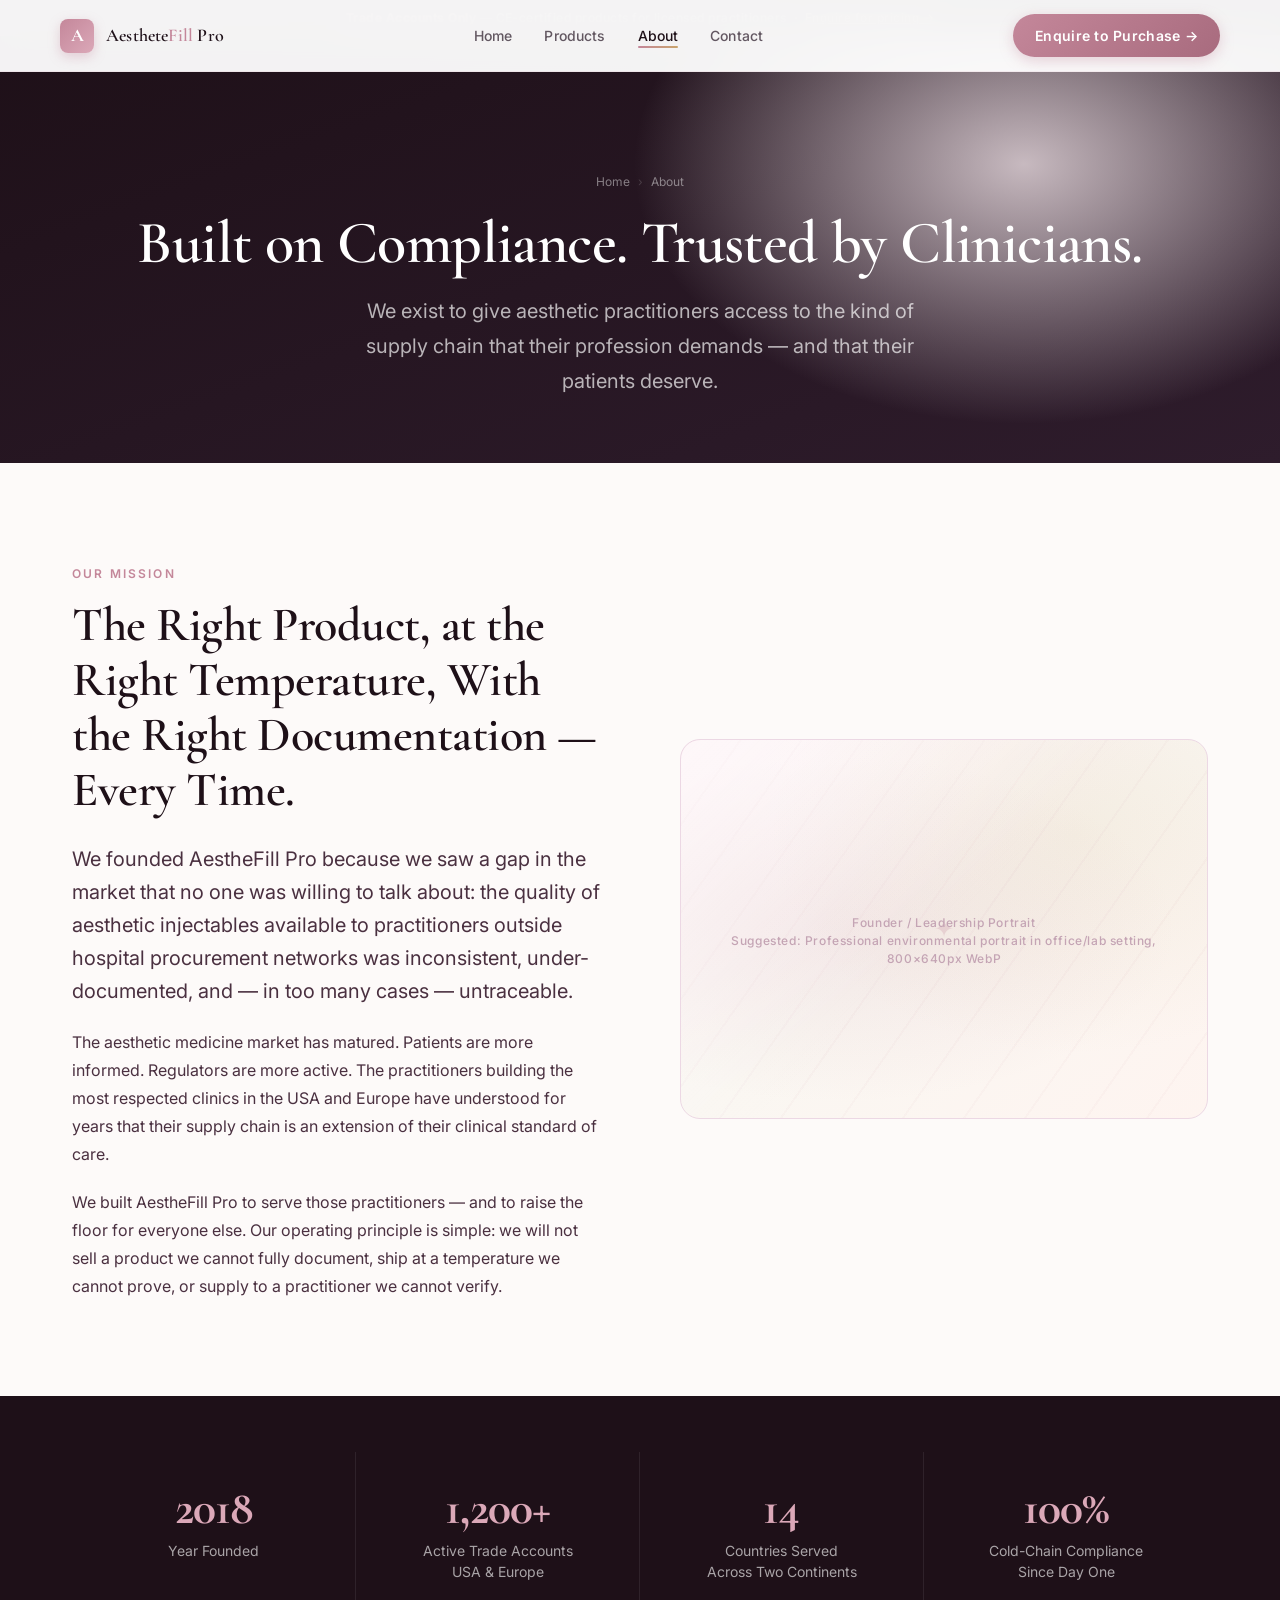
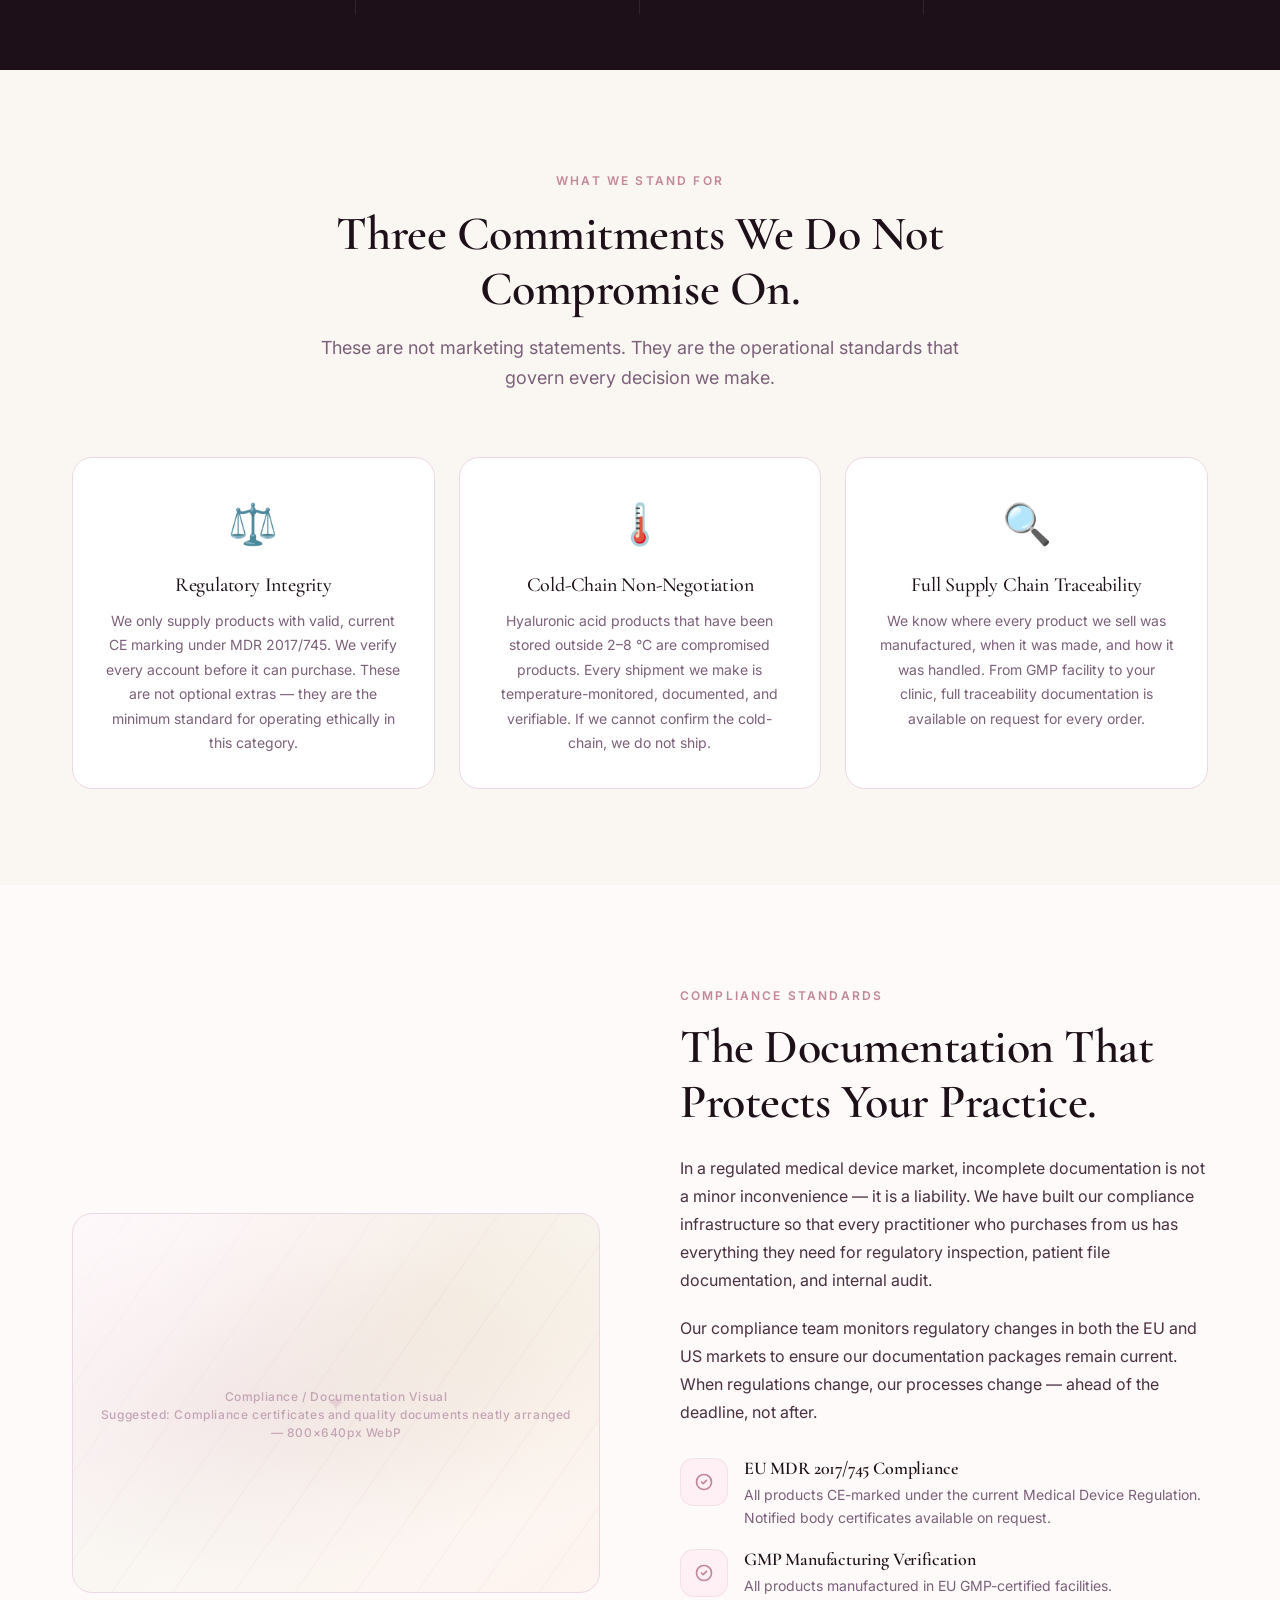
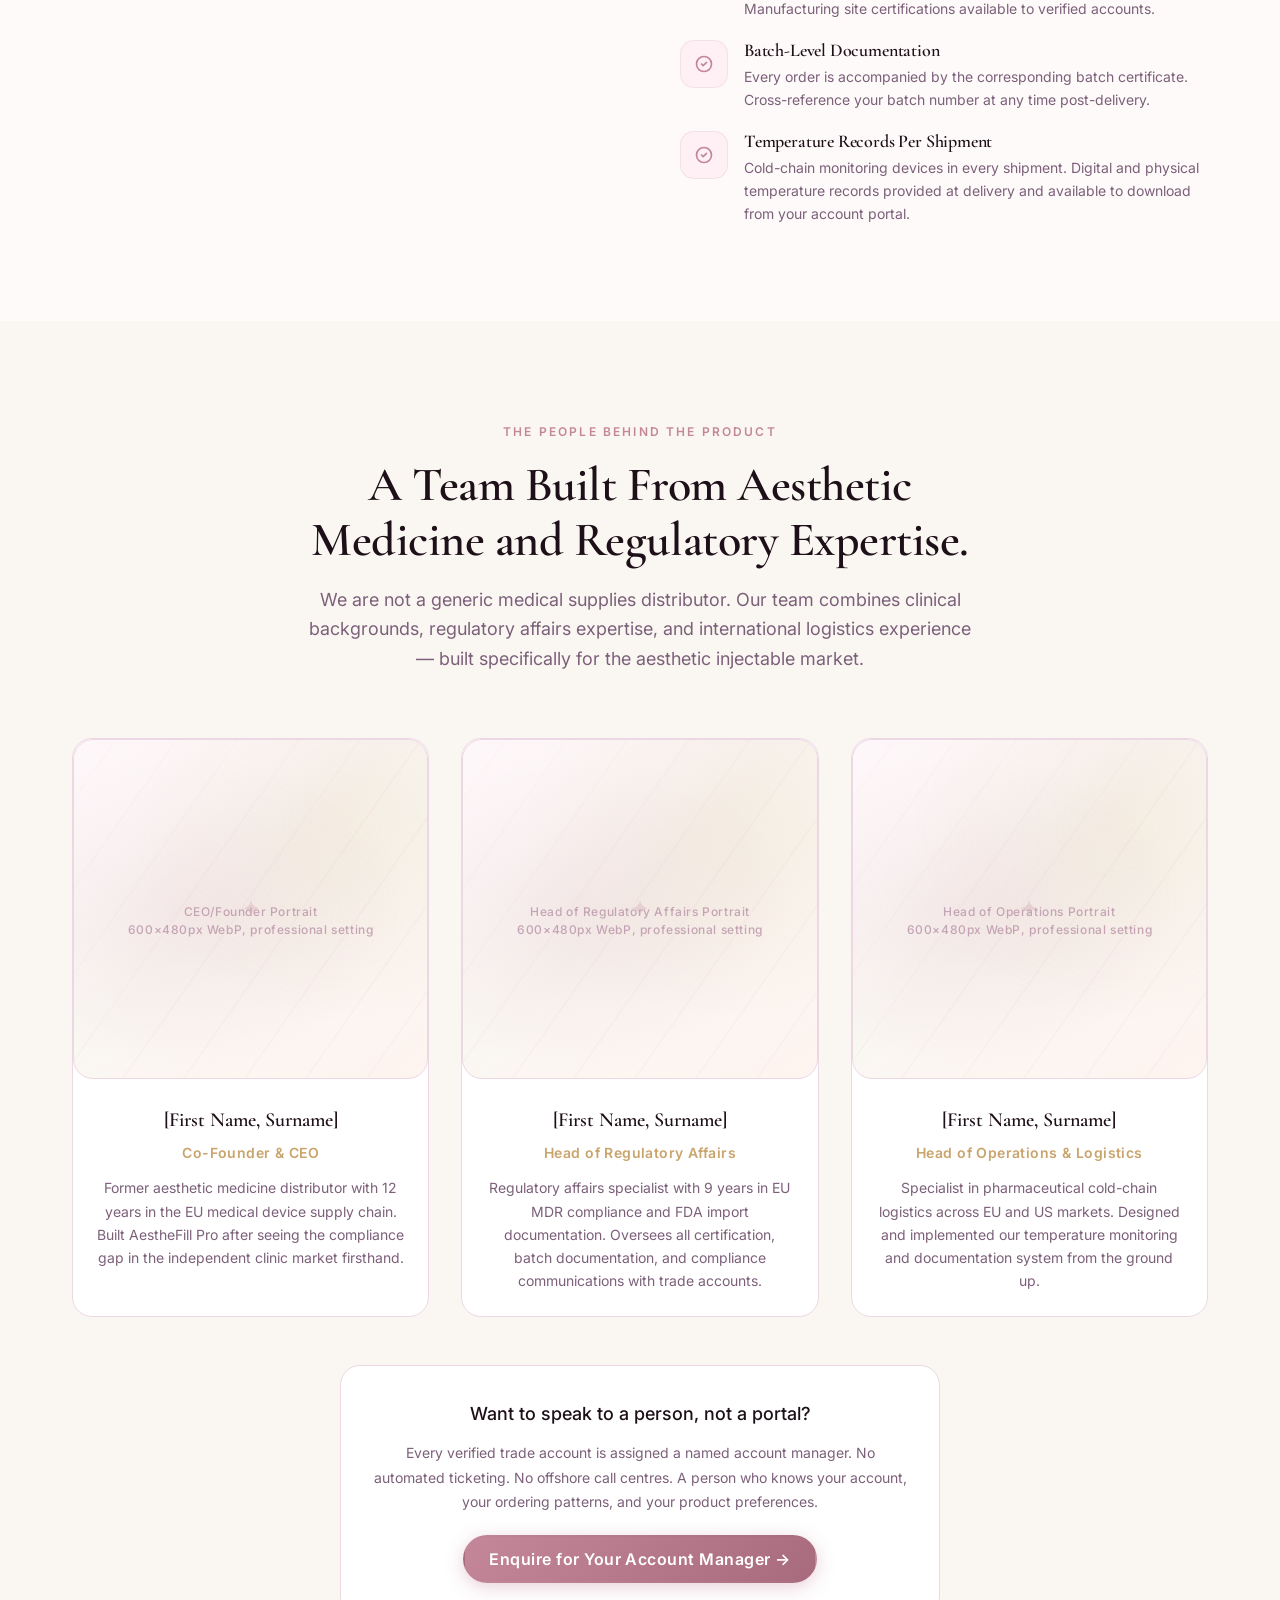
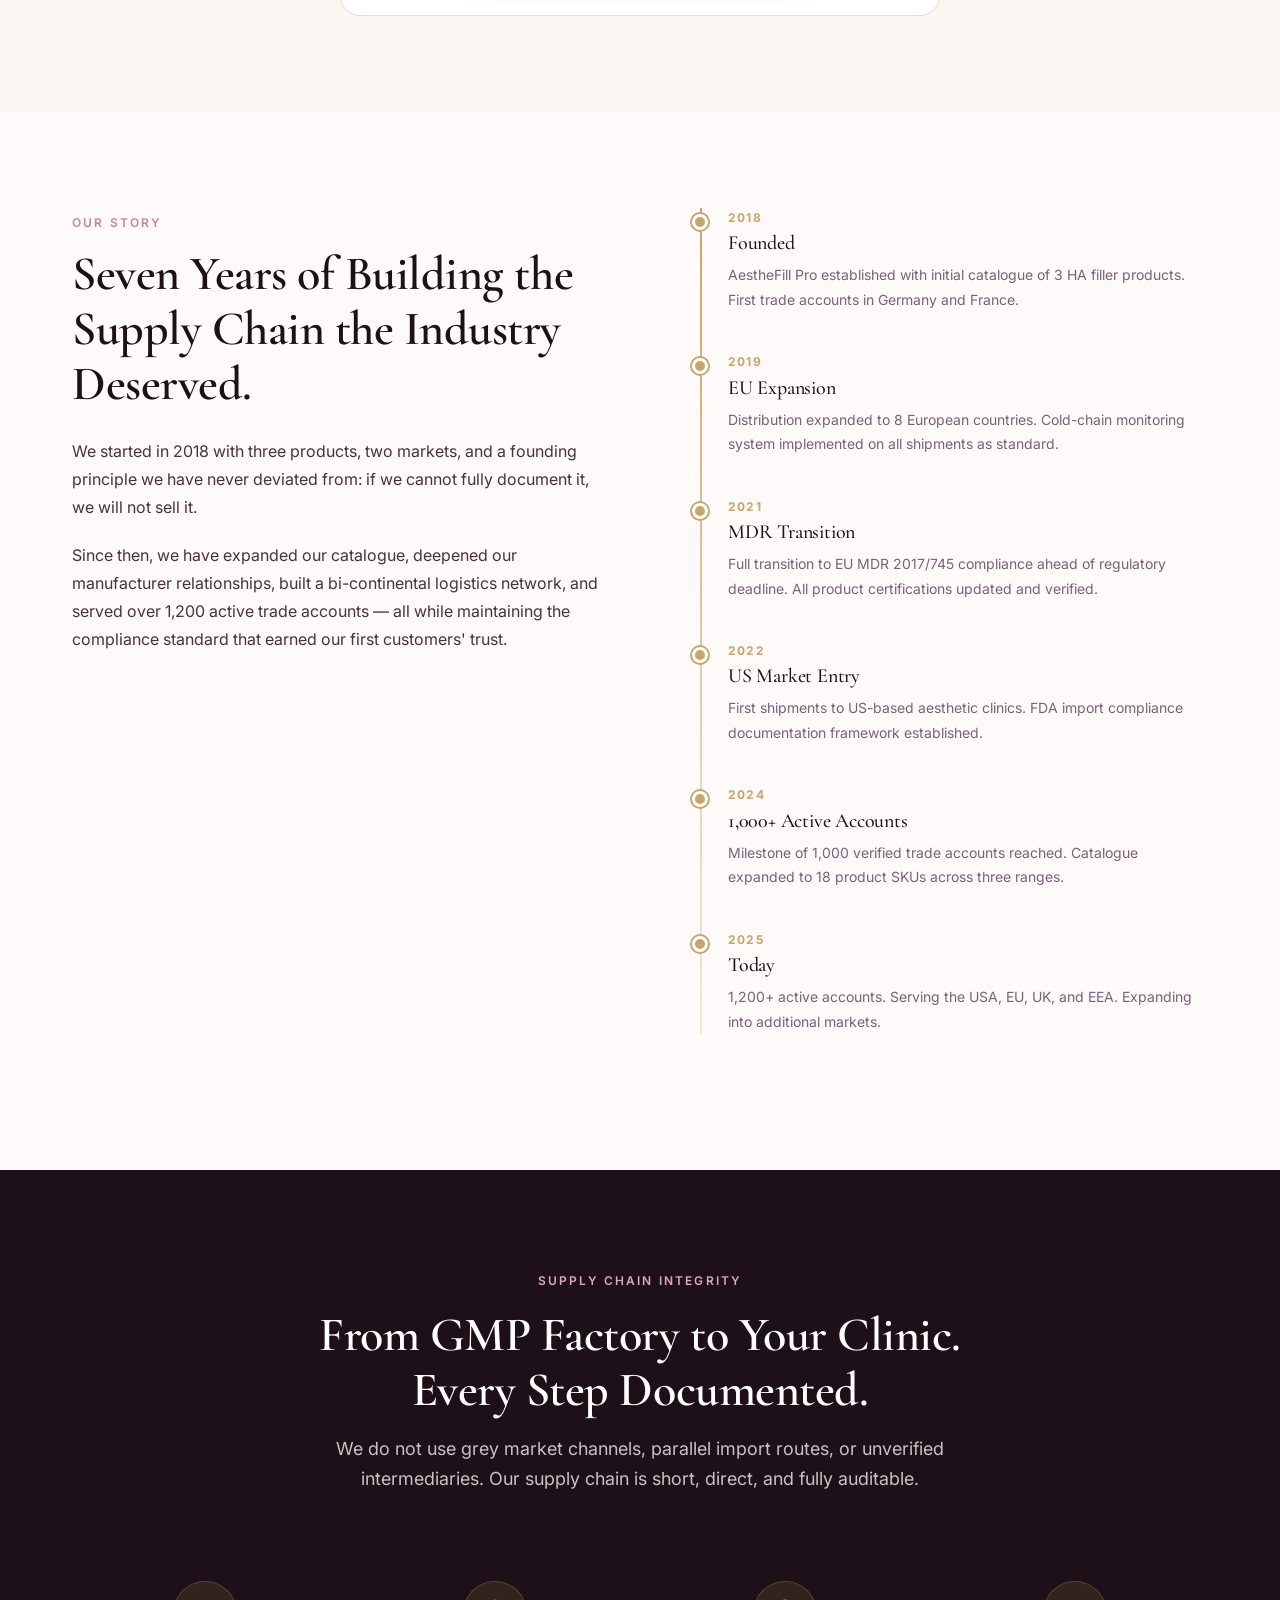
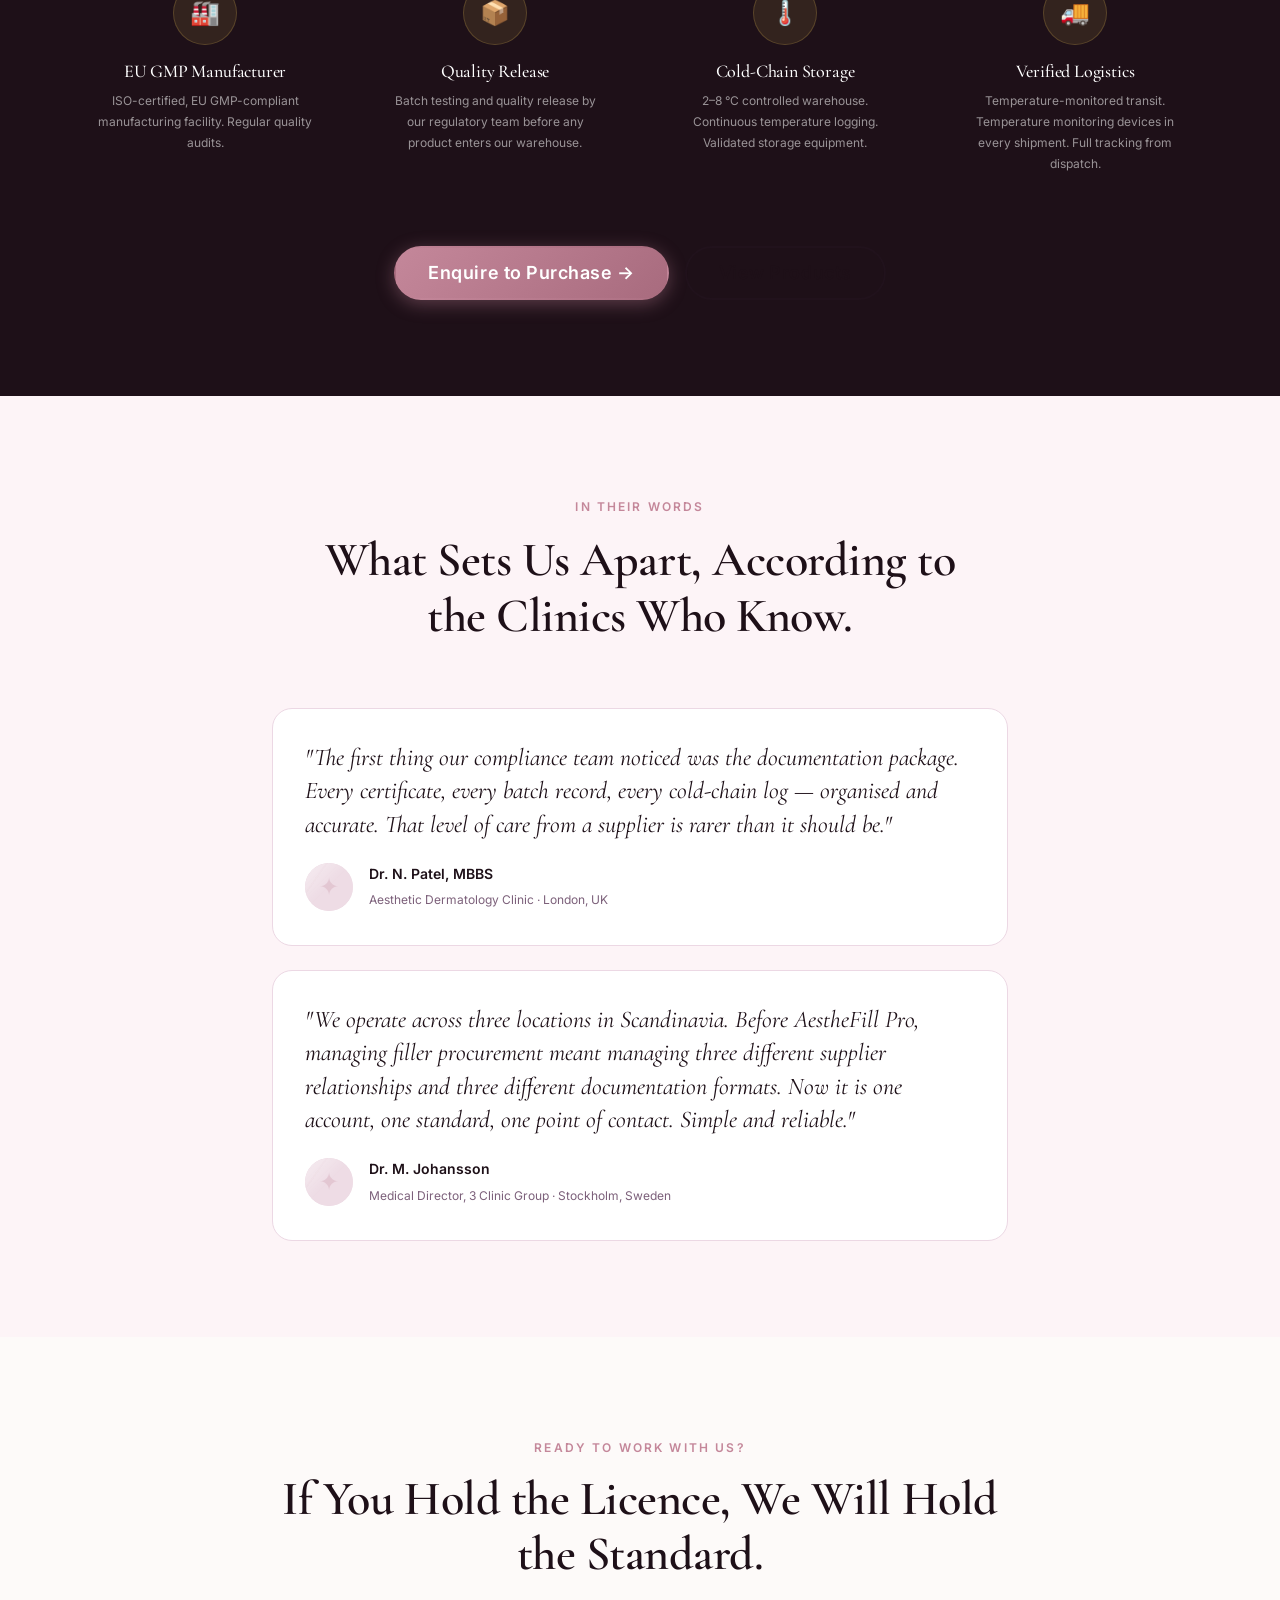
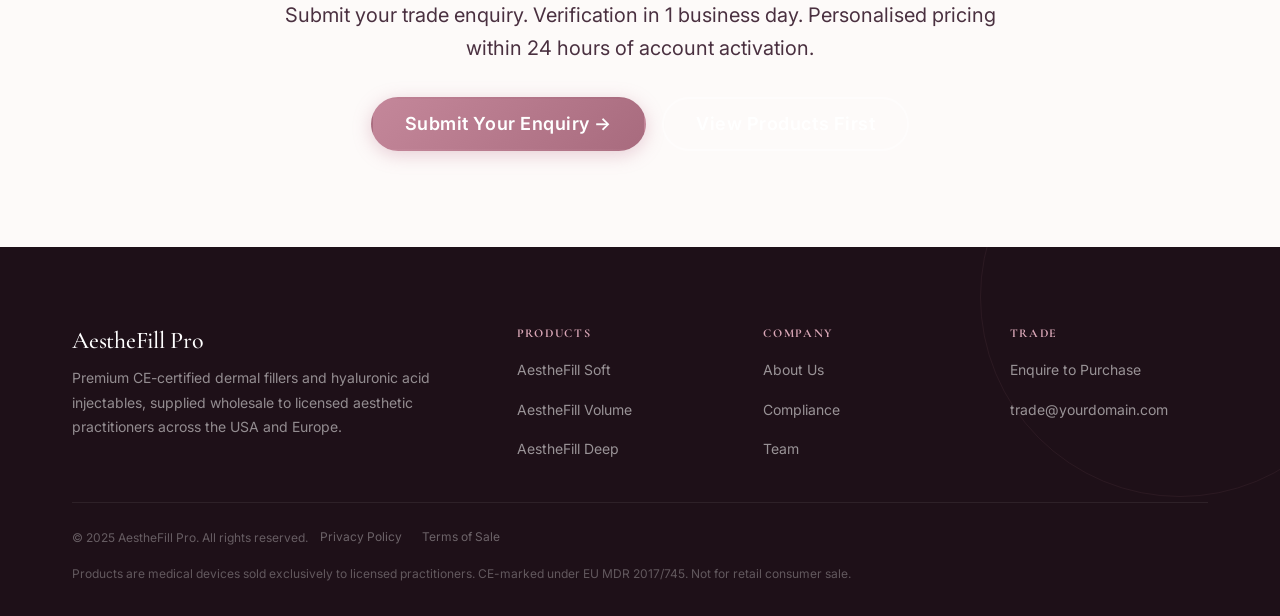
<file: about.html>
<!DOCTYPE html>
<html lang="en">
<head>
  <meta charset="UTF-8" />
  <meta name="viewport" content="width=device-width, initial-scale=1.0" />
  <meta http-equiv="X-UA-Compatible" content="IE=edge" />

  <!-- Primary SEO -->
  <title>About AestheFill Pro | Wholesale Dermal Filler Supplier | USA & Europe</title>
  <meta name="description" content="AestheFill Pro is a licensed wholesale supplier of CE-certified dermal fillers to aesthetic practitioners across the USA and Europe. Learn about our compliance standards, supply chain integrity, and what makes us the trusted choice for serious clinics." />
  <meta name="keywords" content="AestheFill Pro about, dermal filler supplier company, wholesale filler supplier credentials, CE certified filler company, aesthetic injectable supplier Europe USA, medical device distributor aesthetics" />
  <meta name="robots" content="index, follow, max-image-preview:large, max-snippet:-1" />
  <link rel="canonical" href="https://www.yourdomain.com/about.html" />

  <!-- Open Graph -->
  <meta property="og:type" content="website" />
  <meta property="og:url" content="https://www.yourdomain.com/about.html" />
  <meta property="og:title" content="About AestheFill Pro | Wholesale Dermal Filler Supplier" />
  <meta property="og:description" content="Learn about AestheFill Pro — our compliance standards, supply chain integrity, and why 1,200+ clinics across the USA and Europe trust us as their dermal filler supplier." />
  <meta property="og:image" content="https://www.yourdomain.com/assets/og-about.jpg" />
  <meta property="og:site_name" content="AestheFill Pro" />

  <!-- Schema.org — AboutPage -->
  <script type="application/ld+json">
  {
    "@context": "https://schema.org",
    "@type": "AboutPage",
    "name": "About AestheFill Pro",
    "url": "https://www.yourdomain.com/about.html",
    "description": "AestheFill Pro is a licensed wholesale supplier of CE-certified dermal fillers and hyaluronic acid injectables to aesthetic practitioners in the USA and Europe.",
    "mainEntity": {
      "@type": "Organization",
      "name": "AestheFill Pro",
      "foundingDate": "2018",
      "description": "Licensed wholesale supplier of CE-certified dermal fillers and aesthetic injectables to practitioners across the USA and Europe.",
      "areaServed": ["US", "EU", "GB"],
      "knowsAbout": ["Dermal Fillers", "Hyaluronic Acid Injectables", "Medical Device Compliance", "Aesthetic Medicine", "CE Certification", "Cold-Chain Logistics"]
    }
  }
  </script>

  <!-- Fonts -->
  <link rel="preconnect" href="https://fonts.googleapis.com" />
  <link rel="preconnect" href="https://fonts.gstatic.com" crossorigin />
  <link href="https://fonts.googleapis.com/css2?family=Cormorant+Garamond:ital,wght@0,400;0,500;0,600;0,700;1,400;1,600&family=Inter:wght@400;500;600;700&display=swap" rel="stylesheet" />

  <link rel="stylesheet" href="styles.css" />
  <link rel="icon" type="image/svg+xml" href="assets/favicon.svg" />

  <style>
    .values-grid {
      display: grid;
      grid-template-columns: repeat(3, 1fr);
      gap: var(--space-6);
    }

    .value-card {
      padding: var(--space-8);
      background: var(--color-white);
      border-radius: var(--radius-xl);
      border: 1px solid var(--color-border);
      text-align: center;
    }

    .value-card__icon {
      font-size: 2.5rem;
      margin-bottom: var(--space-4);
      display: block;
    }

    .value-card h4 {
      margin-bottom: var(--space-3);
    }

    .value-card p {
      font-size: var(--text-sm);
      color: var(--color-text-muted);
    }

    .team-card {
      background: var(--color-white);
      border-radius: var(--radius-xl);
      border: 1px solid var(--color-border);
      overflow: hidden;
      text-align: center;
    }

    .team-card__body {
      padding: var(--space-6);
    }

    .team-card__name {
      font-family: var(--font-display);
      font-size: var(--text-xl);
      font-weight: 600;
      color: var(--color-navy);
      margin-bottom: var(--space-1);
    }

    .team-card__title {
      font-size: var(--text-sm);
      color: var(--color-gold);
      font-weight: 600;
      letter-spacing: 0.03em;
      margin-bottom: var(--space-3);
    }

    .team-card__bio {
      font-size: var(--text-sm);
      color: var(--color-text-muted);
      line-height: 1.65;
    }

    .timeline {
      position: relative;
      padding-left: var(--space-12);
    }

    .timeline::before {
      content: '';
      position: absolute;
      top: 0;
      bottom: 0;
      left: 20px;
      width: 2px;
      background: linear-gradient(180deg, var(--color-gold) 0%, rgba(201,168,76,0.20) 100%);
    }

    .timeline-item {
      position: relative;
      margin-bottom: var(--space-10);
    }

    .timeline-item::before {
      content: '';
      position: absolute;
      left: calc(-1 * var(--space-12) + 12px);
      top: 6px;
      width: 16px;
      height: 16px;
      border-radius: 50%;
      background: var(--color-gold);
      border: 3px solid var(--color-white);
      box-shadow: 0 0 0 2px var(--color-gold);
    }

    .timeline-item__year {
      font-size: var(--text-xs);
      font-weight: 700;
      letter-spacing: 0.10em;
      text-transform: uppercase;
      color: var(--color-gold);
      margin-bottom: var(--space-1);
    }

    .timeline-item h4 {
      font-size: var(--text-xl);
      margin-bottom: var(--space-2);
    }

    .timeline-item p {
      font-size: var(--text-sm);
      color: var(--color-text-muted);
    }

    @media (max-width: 768px) {
      .values-grid {
        grid-template-columns: 1fr;
      }
    }
  </style>
</head>

<body>

  <!-- Announcement bar -->
  <div class="announcement-bar" role="banner">
    <strong>Trade Accounts Only</strong> — CE-certified products for licensed practitioners &nbsp;·&nbsp; <a href="contact.html#enquire" style="color: var(--color-gold-light); text-decoration:underline;">Enquire for pricing →</a>
  </div>

  <!-- Navigation -->
  <nav class="nav" role="navigation" aria-label="Main navigation">
    <div class="nav__inner">
      <a href="index.html" class="nav__logo" aria-label="AestheFill Pro — Home">
        <div class="nav__logo-mark" aria-hidden="true">A</div>
        <span class="nav__logo-text">Aesthete<span>Fill</span> Pro</span>
      </a>
      <ul class="nav__links" role="list">
        <li><a href="index.html" class="nav__link">Home</a></li>
        <li><a href="products.html" class="nav__link">Products</a></li>
        <li><a href="about.html" class="nav__link active" aria-current="page">About</a></li>
        <li><a href="contact.html" class="nav__link">Contact</a></li>
      </ul>
      <a href="contact.html#enquire" class="nav__cta">Enquire to Purchase →</a>
      <button class="nav__hamburger" id="hamburger" aria-expanded="false" aria-controls="mobile-menu" aria-label="Open navigation menu">
        <span aria-hidden="true"></span>
        <span aria-hidden="true"></span>
        <span aria-hidden="true"></span>
      </button>
    </div>
  </nav>

  <!-- Mobile menu -->
  <div class="mobile-menu" id="mobile-menu" role="dialog" aria-modal="true" aria-label="Mobile navigation">
    <a href="index.html" class="mobile-menu__link">Home</a>
    <a href="products.html" class="mobile-menu__link">Products</a>
    <a href="about.html" class="mobile-menu__link">About</a>
    <a href="contact.html" class="mobile-menu__link">Contact</a>
    <div style="margin-top: 2rem;">
      <a href="contact.html#enquire" class="btn btn--primary btn--lg" style="width:100%; justify-content:center;">Enquire to Purchase →</a>
    </div>
  </div>

  <main id="main-content">

    <!-- Page Hero -->
    <section class="page-hero" aria-labelledby="about-heading">
      <div class="container">
        <nav class="breadcrumb" aria-label="Breadcrumb">
          <a href="index.html">Home</a>
          <span class="breadcrumb__sep" aria-hidden="true">›</span>
          <span aria-current="page">About</span>
        </nav>
        <h1 id="about-heading">Built on Compliance. Trusted by Clinicians.</h1>
        <p>We exist to give aesthetic practitioners access to the kind of supply chain that their profession demands — and that their patients deserve.</p>
      </div>
    </section>

    <!-- ═══════════════════════════════════════════
         MISSION
    ═══════════════════════════════════════════ -->
    <section class="section" aria-labelledby="mission-heading">
      <div class="container">
        <div class="grid-2" style="align-items:center; gap: var(--space-20);">

          <div>
            <span class="eyebrow">Our Mission</span>
            <h2 id="mission-heading" style="margin-top: var(--space-3); margin-bottom: var(--space-6);">
              The Right Product, at the Right Temperature, With the Right Documentation — Every Time.
            </h2>
            <p class="lead" style="margin-bottom: var(--space-5);">
              We founded AestheFill Pro because we saw a gap in the market that no one was willing to talk about: the quality of aesthetic injectables available to practitioners outside hospital procurement networks was inconsistent, under-documented, and — in too many cases — untraceable.
            </p>
            <p style="margin-bottom: var(--space-5);">
              The aesthetic medicine market has matured. Patients are more informed. Regulators are more active. The practitioners building the most respected clinics in the USA and Europe have understood for years that their supply chain is an extension of their clinical standard of care.
            </p>
            <p>
              We built AestheFill Pro to serve those practitioners — and to raise the floor for everyone else. Our operating principle is simple: we will not sell a product we cannot fully document, ship at a temperature we cannot prove, or supply to a practitioner we cannot verify.
            </p>
          </div>

          <div>
            <div class="img-placeholder img-placeholder--wide" role="img" aria-label="Image placeholder: Founder or senior team member in a professional setting — clean, well-lit office or clinical environment, serious and credible — 800×640px WebP">
              <div class="img-placeholder__label">Founder / Leadership Portrait<br />Suggested: Professional environmental portrait in office/lab setting, 800×640px WebP</div>
            </div>
          </div>

        </div>
      </div>
    </section>

    <!-- ═══════════════════════════════════════════
         STATS
    ═══════════════════════════════════════════ -->
    <section class="section--sm section--dark" aria-label="Company milestones">
      <div class="container">
        <div class="stats-row">
          <div class="stat-item">
            <div class="stat-item__number">2018</div>
            <div class="stat-item__label">Year Founded</div>
          </div>
          <div class="stat-item">
            <div class="stat-item__number">1,200+</div>
            <div class="stat-item__label">Active Trade Accounts<br />USA &amp; Europe</div>
          </div>
          <div class="stat-item">
            <div class="stat-item__number">14</div>
            <div class="stat-item__label">Countries Served<br />Across Two Continents</div>
          </div>
          <div class="stat-item">
            <div class="stat-item__number">100%</div>
            <div class="stat-item__label">Cold-Chain Compliance<br />Since Day One</div>
          </div>
        </div>
      </div>
    </section>

    <!-- ═══════════════════════════════════════════
         VALUES
    ═══════════════════════════════════════════ -->
    <section class="section section--slate" aria-labelledby="values-heading">
      <div class="container">

        <div class="section-header">
          <span class="eyebrow">What We Stand For</span>
          <h2 id="values-heading">Three Commitments We Do Not Compromise On.</h2>
          <p>These are not marketing statements. They are the operational standards that govern every decision we make.</p>
        </div>

        <div class="values-grid">

          <div class="value-card">
            <span class="value-card__icon" aria-hidden="true">⚖️</span>
            <h4>Regulatory Integrity</h4>
            <p>We only supply products with valid, current CE marking under MDR 2017/745. We verify every account before it can purchase. These are not optional extras — they are the minimum standard for operating ethically in this category.</p>
          </div>

          <div class="value-card">
            <span class="value-card__icon" aria-hidden="true">🌡️</span>
            <h4>Cold-Chain Non-Negotiation</h4>
            <p>Hyaluronic acid products that have been stored outside 2–8 °C are compromised products. Every shipment we make is temperature-monitored, documented, and verifiable. If we cannot confirm the cold-chain, we do not ship.</p>
          </div>

          <div class="value-card">
            <span class="value-card__icon" aria-hidden="true">🔍</span>
            <h4>Full Supply Chain Traceability</h4>
            <p>We know where every product we sell was manufactured, when it was made, and how it was handled. From GMP facility to your clinic, full traceability documentation is available on request for every order.</p>
          </div>

        </div>

      </div>
    </section>

    <!-- ═══════════════════════════════════════════
         COMPLIANCE DETAIL
    ═══════════════════════════════════════════ -->
    <section class="section" id="compliance" aria-labelledby="compliance-heading">
      <div class="container">
        <div class="grid-2" style="align-items:center; gap: var(--space-20);">

          <div>
            <div class="img-placeholder img-placeholder--wide" role="img" aria-label="Image placeholder: Close-up of CE certification documentation, product compliance paperwork, quality management systems — professional, clinical aesthetic — 800×640px WebP">
              <div class="img-placeholder__label">Compliance / Documentation Visual<br />Suggested: Compliance certificates and quality documents neatly arranged — 800×640px WebP</div>
            </div>
          </div>

          <div>
            <span class="eyebrow">Compliance Standards</span>
            <h2 id="compliance-heading" style="margin-top: var(--space-3); margin-bottom: var(--space-6);">
              The Documentation That Protects Your Practice.
            </h2>
            <p style="margin-bottom: var(--space-5);">
              In a regulated medical device market, incomplete documentation is not a minor inconvenience — it is a liability. We have built our compliance infrastructure so that every practitioner who purchases from us has everything they need for regulatory inspection, patient file documentation, and internal audit.
            </p>
            <p style="margin-bottom: var(--space-8);">
              Our compliance team monitors regulatory changes in both the EU and US markets to ensure our documentation packages remain current. When regulations change, our processes change — ahead of the deadline, not after.
            </p>

            <ul style="display:flex; flex-direction:column; gap: var(--space-5);">
              <li class="feature-item">
                <div class="feature-item__icon" aria-hidden="true">
                  <svg xmlns="http://www.w3.org/2000/svg" fill="none" viewBox="0 0 24 24" stroke="currentColor" stroke-width="2"><path stroke-linecap="round" stroke-linejoin="round" d="M9 12l2 2 4-4m6 2a9 9 0 11-18 0 9 9 0 0118 0z"/></svg>
                </div>
                <div class="feature-item__content">
                  <h4>EU MDR 2017/745 Compliance</h4>
                  <p>All products CE-marked under the current Medical Device Regulation. Notified body certificates available on request.</p>
                </div>
              </li>
              <li class="feature-item">
                <div class="feature-item__icon" aria-hidden="true">
                  <svg xmlns="http://www.w3.org/2000/svg" fill="none" viewBox="0 0 24 24" stroke="currentColor" stroke-width="2"><path stroke-linecap="round" stroke-linejoin="round" d="M9 12l2 2 4-4m6 2a9 9 0 11-18 0 9 9 0 0118 0z"/></svg>
                </div>
                <div class="feature-item__content">
                  <h4>GMP Manufacturing Verification</h4>
                  <p>All products manufactured in EU GMP-certified facilities. Manufacturing site certifications available to verified accounts.</p>
                </div>
              </li>
              <li class="feature-item">
                <div class="feature-item__icon" aria-hidden="true">
                  <svg xmlns="http://www.w3.org/2000/svg" fill="none" viewBox="0 0 24 24" stroke="currentColor" stroke-width="2"><path stroke-linecap="round" stroke-linejoin="round" d="M9 12l2 2 4-4m6 2a9 9 0 11-18 0 9 9 0 0118 0z"/></svg>
                </div>
                <div class="feature-item__content">
                  <h4>Batch-Level Documentation</h4>
                  <p>Every order is accompanied by the corresponding batch certificate. Cross-reference your batch number at any time post-delivery.</p>
                </div>
              </li>
              <li class="feature-item">
                <div class="feature-item__icon" aria-hidden="true">
                  <svg xmlns="http://www.w3.org/2000/svg" fill="none" viewBox="0 0 24 24" stroke="currentColor" stroke-width="2"><path stroke-linecap="round" stroke-linejoin="round" d="M9 12l2 2 4-4m6 2a9 9 0 11-18 0 9 9 0 0118 0z"/></svg>
                </div>
                <div class="feature-item__content">
                  <h4>Temperature Records Per Shipment</h4>
                  <p>Cold-chain monitoring devices in every shipment. Digital and physical temperature records provided at delivery and available to download from your account portal.</p>
                </div>
              </li>
            </ul>
          </div>

        </div>
      </div>
    </section>

    <!-- ═══════════════════════════════════════════
         OUR TEAM
    ═══════════════════════════════════════════ -->
    <section class="section section--slate" id="team" aria-labelledby="team-heading">
      <div class="container">

        <div class="section-header">
          <span class="eyebrow">The People Behind the Product</span>
          <h2 id="team-heading">A Team Built From Aesthetic Medicine and Regulatory Expertise.</h2>
          <p>We are not a generic medical supplies distributor. Our team combines clinical backgrounds, regulatory affairs expertise, and international logistics experience — built specifically for the aesthetic injectable market.</p>
        </div>

        <div class="grid-3">

          <!-- Team member 1 -->
          <div class="team-card">
            <div class="img-placeholder img-placeholder--team" role="img" aria-label="Team member headshot placeholder: Professional portrait of CEO/Founder — warm, credible, clinical setting or clean corporate background — 600×480px WebP">
              <div class="img-placeholder__label">CEO/Founder Portrait<br />600×480px WebP, professional setting</div>
            </div>
            <div class="team-card__body">
              <div class="team-card__name">[First Name, Surname]</div>
              <div class="team-card__title">Co-Founder &amp; CEO</div>
              <p class="team-card__bio">Former aesthetic medicine distributor with 12 years in the EU medical device supply chain. Built AestheFill Pro after seeing the compliance gap in the independent clinic market firsthand.</p>
            </div>
          </div>

          <!-- Team member 2 -->
          <div class="team-card">
            <div class="img-placeholder img-placeholder--team" role="img" aria-label="Team member headshot placeholder: Professional portrait of Head of Regulatory Affairs — clinical, authoritative — 600×480px WebP">
              <div class="img-placeholder__label">Head of Regulatory Affairs Portrait<br />600×480px WebP, professional setting</div>
            </div>
            <div class="team-card__body">
              <div class="team-card__name">[First Name, Surname]</div>
              <div class="team-card__title">Head of Regulatory Affairs</div>
              <p class="team-card__bio">Regulatory affairs specialist with 9 years in EU MDR compliance and FDA import documentation. Oversees all certification, batch documentation, and compliance communications with trade accounts.</p>
            </div>
          </div>

          <!-- Team member 3 -->
          <div class="team-card">
            <div class="img-placeholder img-placeholder--team" role="img" aria-label="Team member headshot placeholder: Professional portrait of Head of Operations — logistics, professional, trustworthy — 600×480px WebP">
              <div class="img-placeholder__label">Head of Operations Portrait<br />600×480px WebP, professional setting</div>
            </div>
            <div class="team-card__body">
              <div class="team-card__name">[First Name, Surname]</div>
              <div class="team-card__title">Head of Operations &amp; Logistics</div>
              <p class="team-card__bio">Specialist in pharmaceutical cold-chain logistics across EU and US markets. Designed and implemented our temperature monitoring and documentation system from the ground up.</p>
            </div>
          </div>

        </div>

        <div style="text-align:center; margin-top: var(--space-12); padding: var(--space-8); background: var(--color-white); border-radius: var(--radius-xl); border: 1px solid var(--color-border); max-width: 600px; margin-inline: auto;">
          <p style="font-size: var(--text-lg); color: var(--color-navy); font-weight: 500; margin-bottom: var(--space-3);">Want to speak to a person, not a portal?</p>
          <p style="font-size: var(--text-sm); color: var(--color-text-muted); margin-bottom: var(--space-5);">Every verified trade account is assigned a named account manager. No automated ticketing. No offshore call centres. A person who knows your account, your ordering patterns, and your product preferences.</p>
          <a href="contact.html#enquire" class="btn btn--primary" aria-label="Enquire to get a dedicated account manager">Enquire for Your Account Manager →</a>
        </div>

      </div>
    </section>

    <!-- ═══════════════════════════════════════════
         COMPANY TIMELINE
    ═══════════════════════════════════════════ -->
    <section class="section" aria-labelledby="history-heading">
      <div class="container">
        <div class="grid-2" style="gap: var(--space-20); align-items: flex-start;">

          <div>
            <span class="eyebrow">Our Story</span>
            <h2 id="history-heading" style="margin-top: var(--space-3); margin-bottom: var(--space-6);">
              Seven Years of Building the Supply Chain the Industry Deserved.
            </h2>
            <p style="margin-bottom: var(--space-5);">
              We started in 2018 with three products, two markets, and a founding principle we have never deviated from: if we cannot fully document it, we will not sell it.
            </p>
            <p>
              Since then, we have expanded our catalogue, deepened our manufacturer relationships, built a bi-continental logistics network, and served over 1,200 active trade accounts — all while maintaining the compliance standard that earned our first customers' trust.
            </p>
          </div>

          <div>
            <div class="timeline" role="list" aria-label="Company history timeline">

              <div class="timeline-item" role="listitem">
                <div class="timeline-item__year">2018</div>
                <h4>Founded</h4>
                <p>AestheFill Pro established with initial catalogue of 3 HA filler products. First trade accounts in Germany and France.</p>
              </div>

              <div class="timeline-item" role="listitem">
                <div class="timeline-item__year">2019</div>
                <h4>EU Expansion</h4>
                <p>Distribution expanded to 8 European countries. Cold-chain monitoring system implemented on all shipments as standard.</p>
              </div>

              <div class="timeline-item" role="listitem">
                <div class="timeline-item__year">2021</div>
                <h4>MDR Transition</h4>
                <p>Full transition to EU MDR 2017/745 compliance ahead of regulatory deadline. All product certifications updated and verified.</p>
              </div>

              <div class="timeline-item" role="listitem">
                <div class="timeline-item__year">2022</div>
                <h4>US Market Entry</h4>
                <p>First shipments to US-based aesthetic clinics. FDA import compliance documentation framework established.</p>
              </div>

              <div class="timeline-item" role="listitem">
                <div class="timeline-item__year">2024</div>
                <h4>1,000+ Active Accounts</h4>
                <p>Milestone of 1,000 verified trade accounts reached. Catalogue expanded to 18 product SKUs across three ranges.</p>
              </div>

              <div class="timeline-item" role="listitem">
                <div class="timeline-item__year">2025</div>
                <h4>Today</h4>
                <p>1,200+ active accounts. Serving the USA, EU, UK, and EEA. Expanding into additional markets.</p>
              </div>

            </div>
          </div>

        </div>
      </div>
    </section>

    <!-- ═══════════════════════════════════════════
         SUPPLY CHAIN / MANUFACTURING
    ═══════════════════════════════════════════ -->
    <section class="section section--dark" aria-labelledby="supply-heading">
      <div class="container">

        <div class="section-header section-header--light">
          <span class="eyebrow">Supply Chain Integrity</span>
          <h2 id="supply-heading">From GMP Factory to Your Clinic. Every Step Documented.</h2>
          <p>We do not use grey market channels, parallel import routes, or unverified intermediaries. Our supply chain is short, direct, and fully auditable.</p>
        </div>

        <div class="grid-4">

          <div style="text-align:center; padding: var(--space-6);">
            <div style="width:64px;height:64px;border-radius:50%;background:rgba(201,168,76,0.12);border:1px solid rgba(201,168,76,0.25);display:flex;align-items:center;justify-content:center;margin:0 auto var(--space-4);font-size:1.5rem;" aria-hidden="true">🏭</div>
            <h5 style="color: var(--color-white); margin-bottom: var(--space-2);">EU GMP Manufacturer</h5>
            <p style="font-size: var(--text-xs); color: rgba(255,255,255,0.55);">ISO-certified, EU GMP-compliant manufacturing facility. Regular quality audits.</p>
          </div>

          <div style="text-align:center; padding: var(--space-6);">
            <div style="width:64px;height:64px;border-radius:50%;background:rgba(201,168,76,0.12);border:1px solid rgba(201,168,76,0.25);display:flex;align-items:center;justify-content:center;margin:0 auto var(--space-4);font-size:1.5rem;" aria-hidden="true">📦</div>
            <h5 style="color: var(--color-white); margin-bottom: var(--space-2);">Quality Release</h5>
            <p style="font-size: var(--text-xs); color: rgba(255,255,255,0.55);">Batch testing and quality release by our regulatory team before any product enters our warehouse.</p>
          </div>

          <div style="text-align:center; padding: var(--space-6);">
            <div style="width:64px;height:64px;border-radius:50%;background:rgba(201,168,76,0.12);border:1px solid rgba(201,168,76,0.25);display:flex;align-items:center;justify-content:center;margin:0 auto var(--space-4);font-size:1.5rem;" aria-hidden="true">🌡️</div>
            <h5 style="color: var(--color-white); margin-bottom: var(--space-2);">Cold-Chain Storage</h5>
            <p style="font-size: var(--text-xs); color: rgba(255,255,255,0.55);">2–8 °C controlled warehouse. Continuous temperature logging. Validated storage equipment.</p>
          </div>

          <div style="text-align:center; padding: var(--space-6);">
            <div style="width:64px;height:64px;border-radius:50%;background:rgba(201,168,76,0.12);border:1px solid rgba(201,168,76,0.25);display:flex;align-items:center;justify-content:center;margin:0 auto var(--space-4);font-size:1.5rem;" aria-hidden="true">🚚</div>
            <h5 style="color: var(--color-white); margin-bottom: var(--space-2);">Verified Logistics</h5>
            <p style="font-size: var(--text-xs); color: rgba(255,255,255,0.55);">Temperature-monitored transit. Temperature monitoring devices in every shipment. Full tracking from dispatch.</p>
          </div>

        </div>

        <div style="display:flex; justify-content:center; gap: var(--space-4); margin-top: var(--space-12); flex-wrap:wrap;">
          <a href="contact.html#enquire" class="btn btn--primary btn--lg" aria-label="Enquire about purchasing">Enquire to Purchase →</a>
          <a href="products.html" class="btn btn--secondary btn--lg" aria-label="View the product catalogue">View Products</a>
        </div>

      </div>
    </section>

    <!-- Testimonials reprise -->
    <section class="section section--gold-pale" aria-labelledby="about-testimonials-heading">
      <div class="container container--narrow">

        <div class="section-header">
          <span class="eyebrow">In Their Words</span>
          <h2 id="about-testimonials-heading">What Sets Us Apart, According to the Clinics Who Know.</h2>
        </div>

        <div style="display:flex; flex-direction:column; gap: var(--space-6);">

          <blockquote style="background: var(--color-white); border-radius: var(--radius-xl); padding: var(--space-8); border: 1px solid var(--color-border); position:relative;" aria-label="Testimonial from Dr. N. Patel, London">
            <p style="font-family: var(--font-display); font-size: var(--text-2xl); font-style:italic; color: var(--color-navy); line-height: 1.4; margin-bottom: var(--space-5);">
              "The first thing our compliance team noticed was the documentation package. Every certificate, every batch record, every cold-chain log — organised and accurate. That level of care from a supplier is rarer than it should be."
            </p>
            <footer style="display:flex; align-items:center; gap: var(--space-4);">
              <div style="width:48px;height:48px;border-radius:50%;overflow:hidden;flex-shrink:0;background:var(--color-slate-100);">
                <div class="img-placeholder" style="height:100%;border:none;background:var(--color-slate-100);border-radius:50%;" role="img" aria-label="Headshot placeholder: Dr N. Patel — 96×96px WebP circular"></div>
              </div>
              <div>
                <strong style="display:block;font-size:var(--text-sm);font-weight:600;color:var(--color-navy);">Dr. N. Patel, MBBS</strong>
                <span style="font-size:var(--text-xs);color:var(--color-text-muted);">Aesthetic Dermatology Clinic · London, UK</span>
              </div>
            </footer>
          </blockquote>

          <blockquote style="background: var(--color-white); border-radius: var(--radius-xl); padding: var(--space-8); border: 1px solid var(--color-border); position:relative;" aria-label="Testimonial from Dr. M. Johansson, Stockholm">
            <p style="font-family: var(--font-display); font-size: var(--text-2xl); font-style:italic; color: var(--color-navy); line-height: 1.4; margin-bottom: var(--space-5);">
              "We operate across three locations in Scandinavia. Before AestheFill Pro, managing filler procurement meant managing three different supplier relationships and three different documentation formats. Now it is one account, one standard, one point of contact. Simple and reliable."
            </p>
            <footer style="display:flex; align-items:center; gap: var(--space-4);">
              <div style="width:48px;height:48px;border-radius:50%;overflow:hidden;flex-shrink:0;background:var(--color-slate-100);">
                <div class="img-placeholder" style="height:100%;border:none;background:var(--color-slate-100);border-radius:50%;" role="img" aria-label="Headshot placeholder: Dr M. Johansson — 96×96px WebP circular"></div>
              </div>
              <div>
                <strong style="display:block;font-size:var(--text-sm);font-weight:600;color:var(--color-navy);">Dr. M. Johansson</strong>
                <span style="font-size:var(--text-xs);color:var(--color-text-muted);">Medical Director, 3 Clinic Group · Stockholm, Sweden</span>
              </div>
            </footer>
          </blockquote>

        </div>

      </div>
    </section>

    <!-- Final CTA -->
    <section class="section" aria-labelledby="about-cta-heading">
      <div class="container container--narrow" style="text-align:center;">
        <span class="eyebrow">Ready to Work With Us?</span>
        <h2 id="about-cta-heading" style="margin-top: var(--space-3); margin-bottom: var(--space-4);">
          If You Hold the Licence, We Will Hold the Standard.
        </h2>
        <p class="lead" style="margin-bottom: var(--space-8);">
          Submit your trade enquiry. Verification in 1 business day. Personalised pricing within 24 hours of account activation.
        </p>
        <div style="display:flex; justify-content:center; gap: var(--space-4); flex-wrap:wrap;">
          <a href="contact.html#enquire" class="btn btn--primary btn--lg" aria-label="Submit trade enquiry">Submit Your Enquiry →</a>
          <a href="products.html" class="btn btn--secondary-white btn--lg" aria-label="View the product catalogue">View Products First</a>
        </div>
      </div>
    </section>

  </main>

  <!-- Footer -->
  <footer class="footer" role="contentinfo">
    <div class="container">
      <div class="footer__grid">
        <div class="footer__brand">
          <h3>AestheFill Pro</h3>
          <p>Premium CE-certified dermal fillers and hyaluronic acid injectables, supplied wholesale to licensed aesthetic practitioners across the USA and Europe.</p>
        </div>
        <div class="footer__col">
          <h5>Products</h5>
          <ul>
            <li><a href="products.html#soft">AestheFill Soft</a></li>
            <li><a href="products.html#volume">AestheFill Volume</a></li>
            <li><a href="products.html#deep">AestheFill Deep</a></li>
          </ul>
        </div>
        <div class="footer__col">
          <h5>Company</h5>
          <ul>
            <li><a href="about.html">About Us</a></li>
            <li><a href="about.html#compliance">Compliance</a></li>
            <li><a href="about.html#team">Team</a></li>
          </ul>
        </div>
        <div class="footer__col">
          <h5>Trade</h5>
          <ul>
            <li><a href="contact.html#enquire">Enquire to Purchase</a></li>
            <li><a href="mailto:trade@yourdomain.com">trade@yourdomain.com</a></li>
          </ul>
        </div>
      </div>
      <div class="footer__bottom">
        <p>&copy; 2025 AestheFill Pro. All rights reserved.</p>
        <div class="footer__bottom-links">
          <a href="privacy.html">Privacy Policy</a>
          <a href="terms.html">Terms of Sale</a>
        </div>
      </div>
      <p class="footer__compliance">Products are medical devices sold exclusively to licensed practitioners. CE-marked under EU MDR 2017/745. Not for retail consumer sale.</p>
    </div>
  </footer>

  <div class="sticky-cta-bar" role="complementary">
    <a href="contact.html#enquire" class="btn btn--primary" style="width:100%; justify-content:center;">Enquire to Purchase →</a>
  </div>

  <script>
    // Nav scroll class
    const nav = document.querySelector('.nav');
    window.addEventListener('scroll', function () {
      nav.classList.toggle('scrolled', window.scrollY > 20);
    }, { passive: true });

    const hamburger = document.getElementById('hamburger');
    const mobileMenu = document.getElementById('mobile-menu');
    hamburger.addEventListener('click', function () {
      const isOpen = mobileMenu.classList.contains('open');
      mobileMenu.classList.toggle('open');
      hamburger.setAttribute('aria-expanded', !isOpen);
      document.body.style.overflow = isOpen ? '' : 'hidden';
    });
    mobileMenu.querySelectorAll('a').forEach(function (link) {
      link.addEventListener('click', function () {
        mobileMenu.classList.remove('open');
        hamburger.setAttribute('aria-expanded', 'false');
        document.body.style.overflow = '';
      });
    });

    // Scroll Reveal
    (function () {
      const elements = document.querySelectorAll('.reveal, .reveal-scale, .reveal-left');
      if (!elements.length || !('IntersectionObserver' in window)) {
        elements.forEach(function (el) { el.classList.add('is-visible'); });
        return;
      }
      const observer = new IntersectionObserver(function (entries) {
        entries.forEach(function (entry) {
          if (entry.isIntersecting) {
            entry.target.classList.add('is-visible');
            observer.unobserve(entry.target);
          }
        });
      }, { threshold: 0.12, rootMargin: '0px 0px -40px 0px' });
      elements.forEach(function (el) { observer.observe(el); });
    })();
  </script>

</body>
</html>
</file>
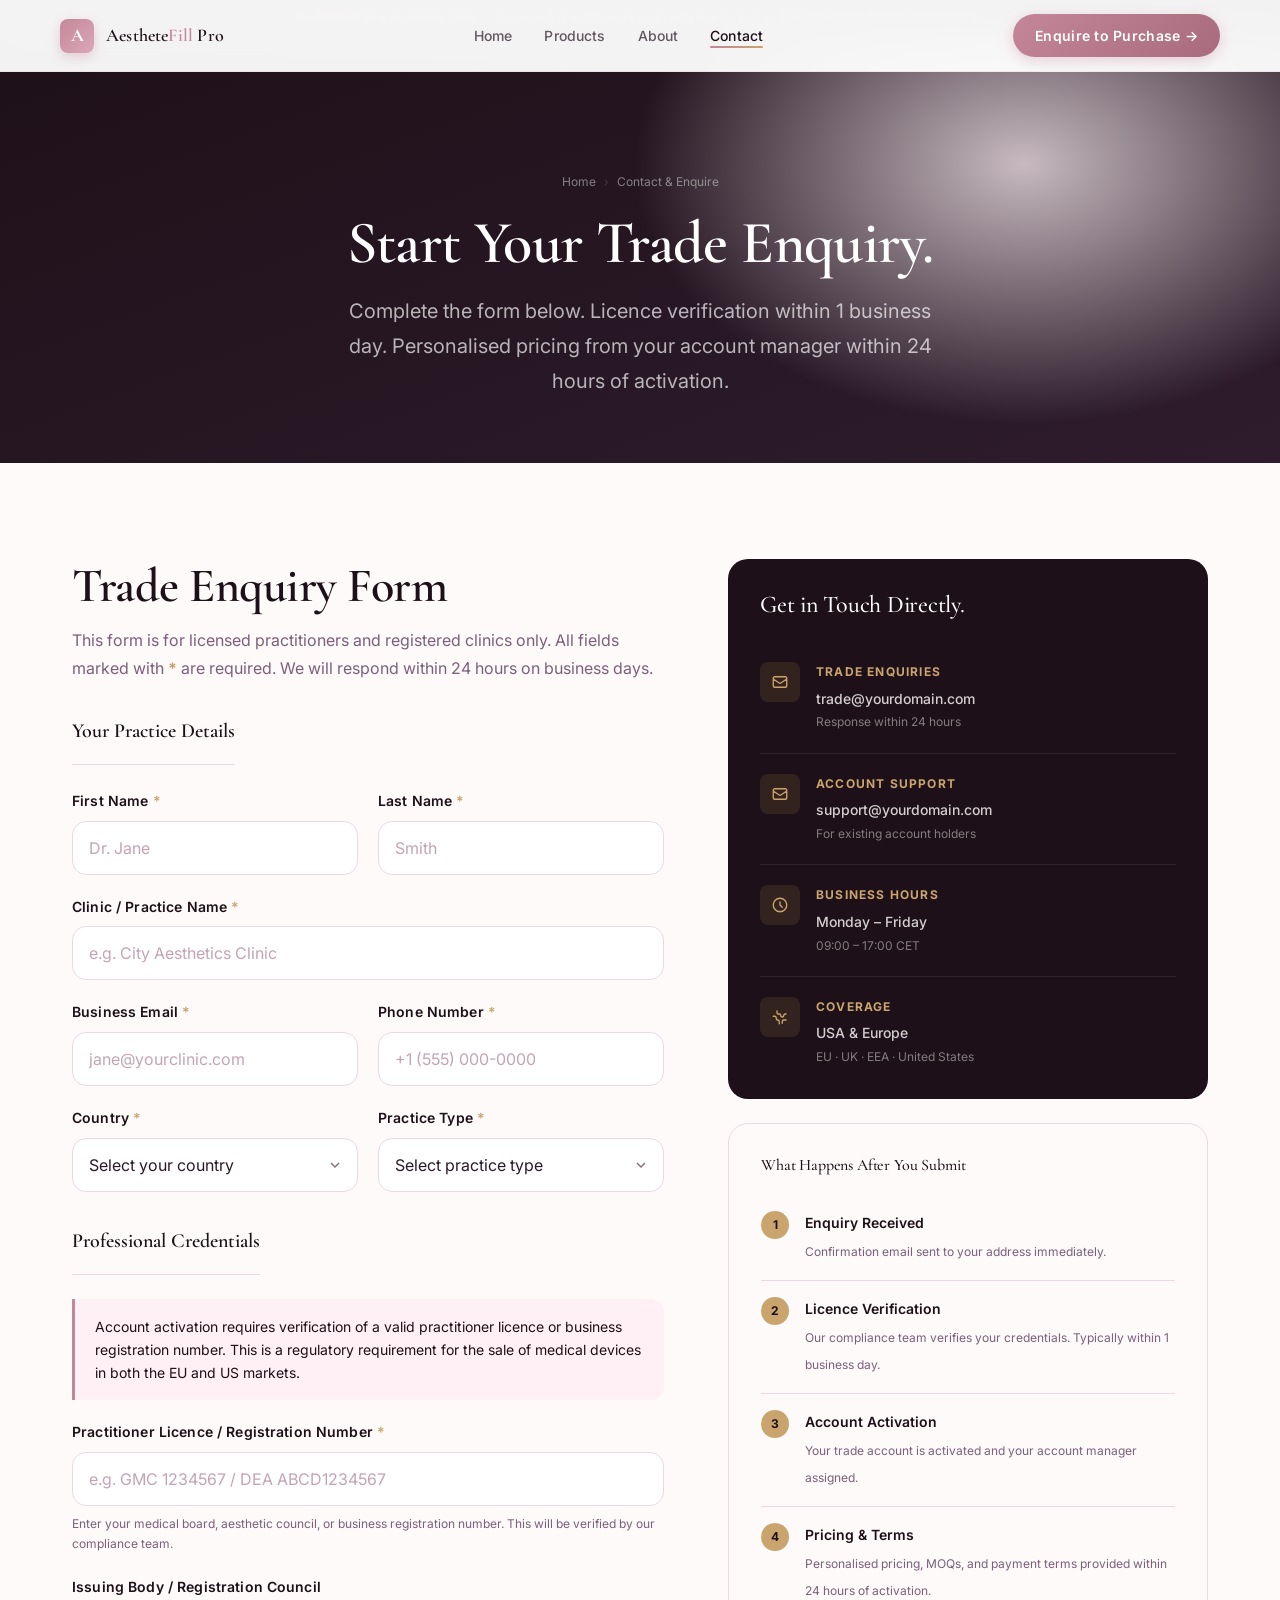
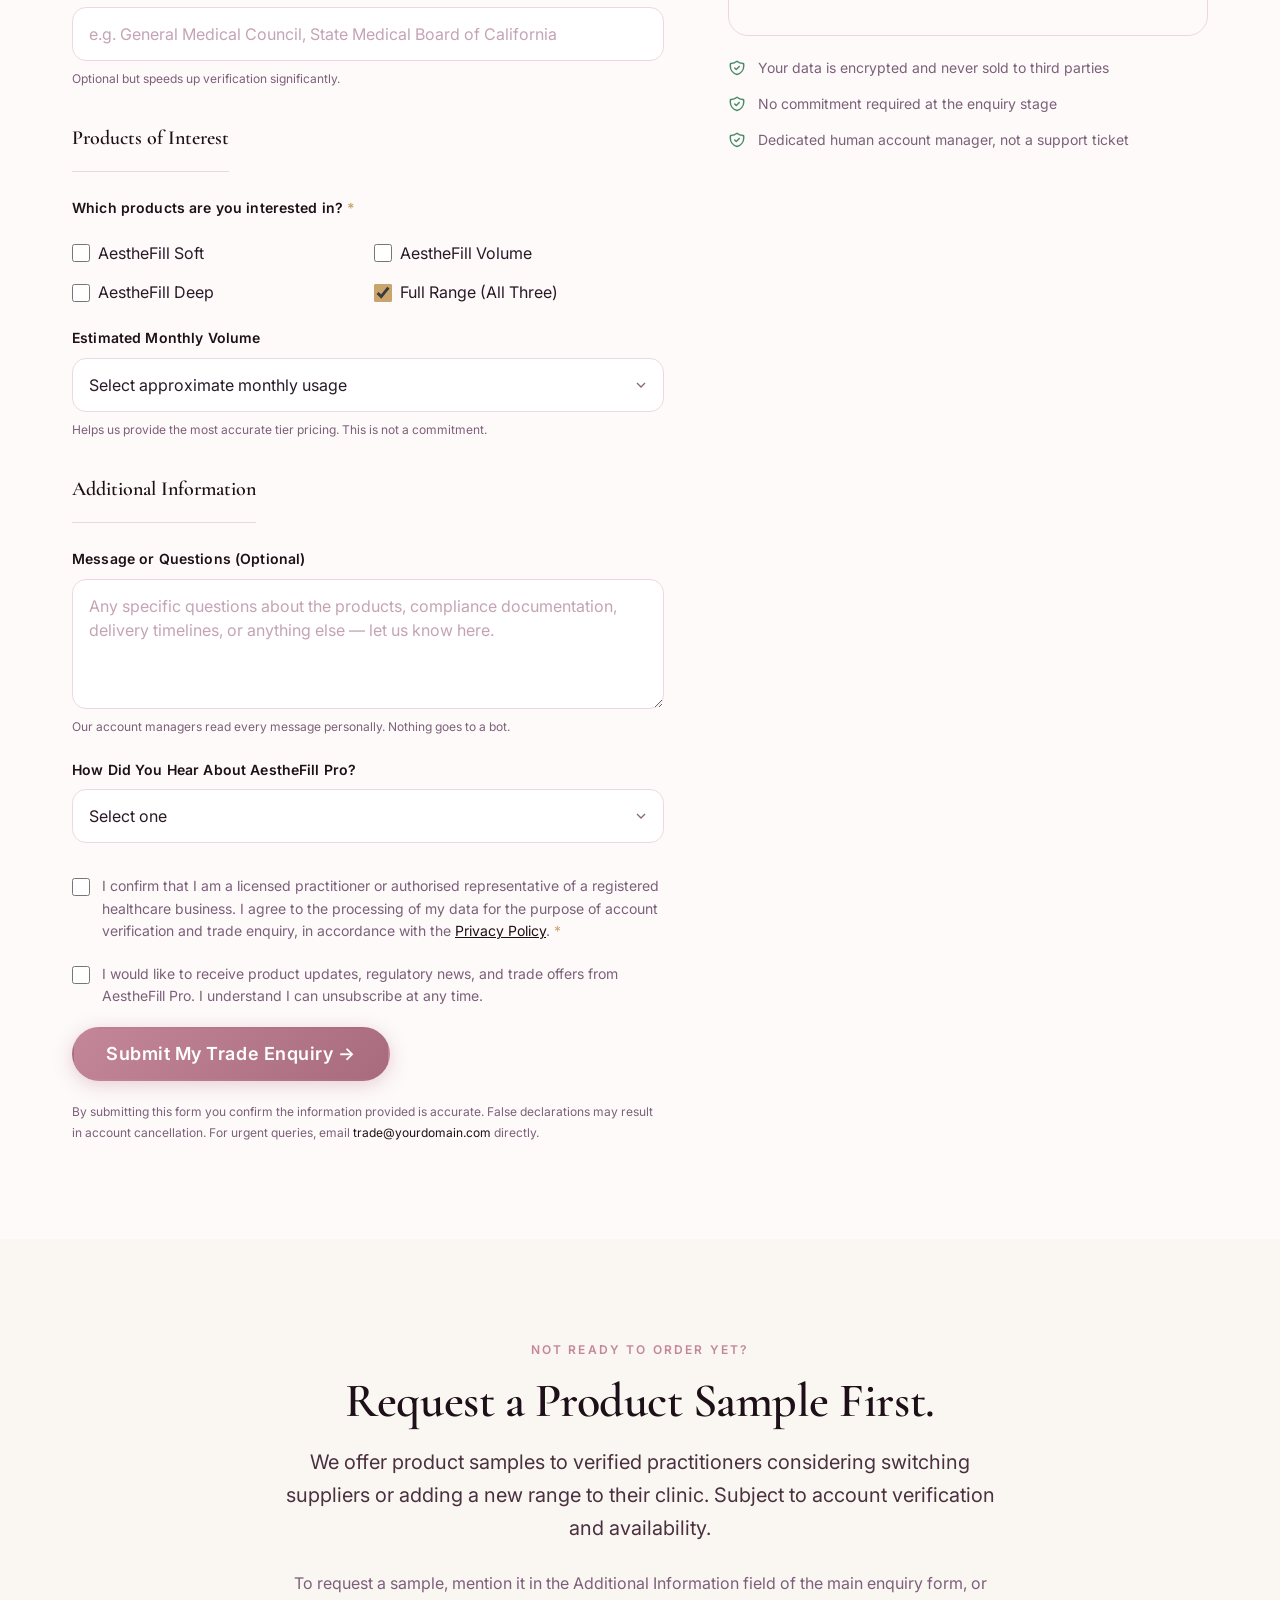
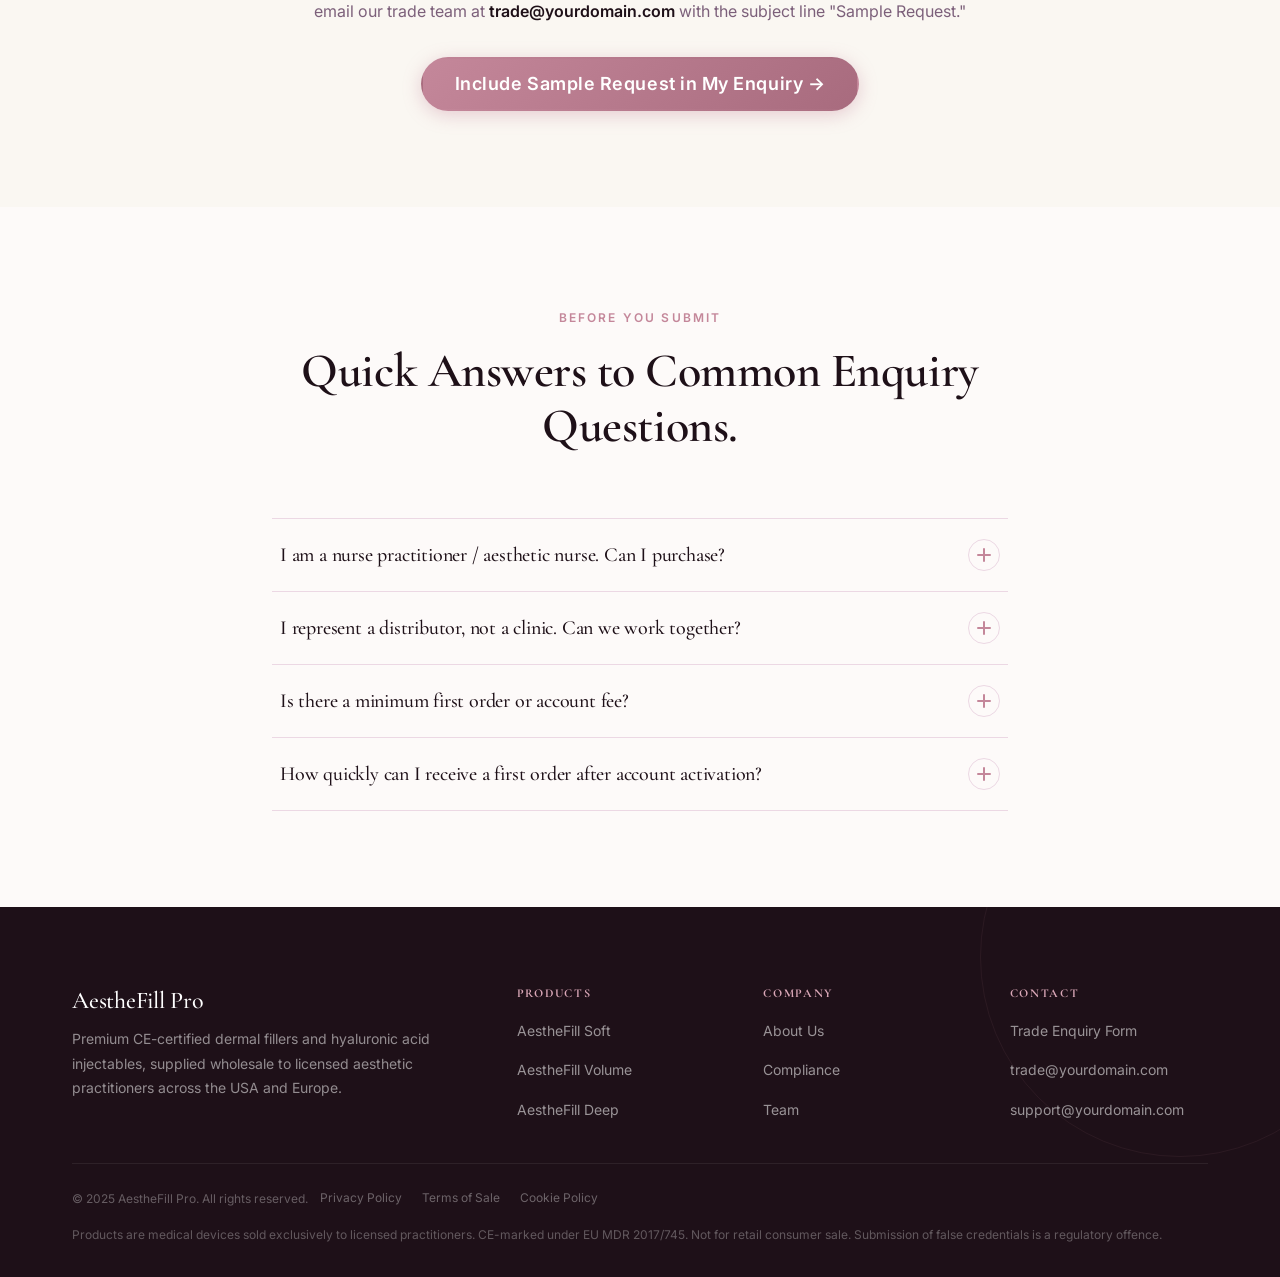
<file: contact.html>
<!DOCTYPE html>
<html lang="en">
<head>
  <meta charset="UTF-8" />
  <meta name="viewport" content="width=device-width, initial-scale=1.0" />
  <meta http-equiv="X-UA-Compatible" content="IE=edge" />

  <!-- Primary SEO -->
  <title>Enquire to Purchase | Trade Contact | AestheFill Pro Wholesale Dermal Fillers</title>
  <meta name="description" content="Enquire about wholesale dermal filler pricing for your clinic or practice. Licensed practitioners and registered clinics only. Verification within 1 business day. Personalised pricing within 24 hours." />
  <meta name="keywords" content="enquire dermal fillers wholesale, buy dermal fillers trade, dermal filler supplier contact, wholesale filler pricing USA Europe, AestheFill Pro contact, trade account aesthetic injectables" />
  <meta name="robots" content="index, follow, max-image-preview:large" />
  <link rel="canonical" href="https://www.yourdomain.com/contact.html" />

  <!-- Open Graph -->
  <meta property="og:type" content="website" />
  <meta property="og:url" content="https://www.yourdomain.com/contact.html" />
  <meta property="og:title" content="Enquire to Purchase | AestheFill Pro Trade Contact" />
  <meta property="og:description" content="Start your trade enquiry for wholesale CE-certified dermal fillers. Licensed practitioners only. Personalised pricing within 24 hours." />
  <meta property="og:image" content="https://www.yourdomain.com/assets/og-contact.jpg" />
  <meta property="og:site_name" content="AestheFill Pro" />

  <!-- Schema.org — ContactPage -->
  <script type="application/ld+json">
  {
    "@context": "https://schema.org",
    "@type": "ContactPage",
    "name": "Trade Enquiry — AestheFill Pro",
    "url": "https://www.yourdomain.com/contact.html",
    "description": "Wholesale trade enquiry form for licensed aesthetic practitioners and clinics to request pricing for CE-certified dermal fillers.",
    "mainEntity": {
      "@type": "Organization",
      "name": "AestheFill Pro",
      "contactPoint": [
        {
          "@type": "ContactPoint",
          "contactType": "sales",
          "email": "trade@yourdomain.com",
          "availableLanguage": ["English"],
          "areaServed": ["US", "EU", "GB"]
        },
        {
          "@type": "ContactPoint",
          "contactType": "customer support",
          "email": "support@yourdomain.com",
          "availableLanguage": ["English"]
        }
      ]
    }
  }
  </script>

  <!-- Fonts -->
  <link rel="preconnect" href="https://fonts.googleapis.com" />
  <link rel="preconnect" href="https://fonts.gstatic.com" crossorigin />
  <link href="https://fonts.googleapis.com/css2?family=Cormorant+Garamond:ital,wght@0,400;0,500;0,600;0,700;1,400;1,600&family=Inter:wght@400;500;600;700&display=swap" rel="stylesheet" />

  <link rel="stylesheet" href="styles.css" />
  <link rel="icon" type="image/svg+xml" href="assets/favicon.svg" />

  <style>
    .contact-layout {
      display: grid;
      grid-template-columns: 1fr 480px;
      gap: var(--space-16);
      align-items: flex-start;
    }

    .contact-sidebar {
      position: sticky;
      top: calc(var(--nav-height) + var(--space-8));
    }

    .contact-info-card {
      background: var(--color-navy);
      border-radius: var(--radius-xl);
      padding: var(--space-8);
      margin-bottom: var(--space-6);
    }

    .contact-info-item {
      display: flex;
      gap: var(--space-4);
      padding-block: var(--space-5);
      border-bottom: 1px solid rgba(255,255,255,0.08);
    }

    .contact-info-item:last-child {
      border-bottom: none;
      padding-bottom: 0;
    }

    .contact-info-item:first-child {
      padding-top: 0;
    }

    .contact-info-item__icon {
      width: 40px;
      height: 40px;
      border-radius: var(--radius-md);
      background: rgba(201,168,76,0.12);
      display: flex;
      align-items: center;
      justify-content: center;
      flex-shrink: 0;
      color: var(--color-gold);
    }

    .contact-info-item__icon svg {
      width: 18px;
      height: 18px;
    }

    .contact-info-item__label {
      font-size: var(--text-xs);
      font-weight: 700;
      letter-spacing: 0.10em;
      text-transform: uppercase;
      color: var(--color-gold);
      margin-bottom: var(--space-1);
    }

    .contact-info-item__value {
      font-size: var(--text-sm);
      color: rgba(255,255,255,0.80);
      font-weight: 500;
    }

    .contact-info-item__sub {
      font-size: var(--text-xs);
      color: rgba(255,255,255,0.45);
      margin-top: 2px;
    }

    .process-card {
      background: var(--color-off-white);
      border-radius: var(--radius-xl);
      padding: var(--space-8);
      border: 1px solid var(--color-border);
    }

    .process-mini-step {
      display: flex;
      gap: var(--space-4);
      padding-block: var(--space-4);
      border-bottom: 1px solid var(--color-border);
    }

    .process-mini-step:last-child {
      border-bottom: none;
      padding-bottom: 0;
    }

    .process-mini-step:first-child {
      padding-top: 0;
    }

    .process-mini-num {
      width: 28px;
      height: 28px;
      border-radius: 50%;
      background: var(--color-gold);
      color: var(--color-navy);
      font-size: var(--text-xs);
      font-weight: 700;
      display: flex;
      align-items: center;
      justify-content: center;
      flex-shrink: 0;
    }

    .process-mini-content strong {
      display: block;
      font-size: var(--text-sm);
      font-weight: 600;
      color: var(--color-navy);
      margin-bottom: 2px;
    }

    .process-mini-content span {
      font-size: var(--text-xs);
      color: var(--color-text-muted);
    }

    .form-section-title {
      font-family: var(--font-display);
      font-size: var(--text-xl);
      font-weight: 600;
      color: var(--color-navy);
      margin-bottom: var(--space-6);
      padding-bottom: var(--space-4);
      border-bottom: 1px solid var(--color-border);
    }

    .checkbox-group {
      display: grid;
      grid-template-columns: 1fr 1fr;
      gap: var(--space-3);
    }

    .checkbox-item {
      display: flex;
      align-items: center;
      gap: var(--space-2);
      cursor: pointer;
    }

    .checkbox-item input[type="checkbox"] {
      width: 18px;
      height: 18px;
      border: 1.5px solid var(--color-border);
      border-radius: 4px;
      cursor: pointer;
      accent-color: var(--color-gold);
      flex-shrink: 0;
    }

    .checkbox-item label {
      font-size: var(--text-sm);
      color: var(--color-text-muted);
      cursor: pointer;
    }

    .form-success {
      display: none;
      text-align: center;
      padding: var(--space-12);
    }

    .form-success__icon {
      font-size: 3rem;
      margin-bottom: var(--space-4);
    }

    @media (max-width: 1024px) {
      .contact-layout {
        grid-template-columns: 1fr;
      }

      .contact-sidebar {
        position: static;
        order: 2;
      }
    }

    @media (max-width: 768px) {
      .checkbox-group {
        grid-template-columns: 1fr;
      }
    }
  </style>
</head>

<body>

  <!-- Announcement bar -->
  <div class="announcement-bar" role="banner">
    <strong>Verified Trade Accounts Only</strong> — Licensed practitioners and registered clinics · Verification within 1 business day
  </div>

  <!-- Navigation -->
  <nav class="nav" role="navigation" aria-label="Main navigation">
    <div class="nav__inner">
      <a href="index.html" class="nav__logo" aria-label="AestheFill Pro — Home">
        <div class="nav__logo-mark" aria-hidden="true">A</div>
        <span class="nav__logo-text">Aesthete<span>Fill</span> Pro</span>
      </a>
      <ul class="nav__links" role="list">
        <li><a href="index.html" class="nav__link">Home</a></li>
        <li><a href="products.html" class="nav__link">Products</a></li>
        <li><a href="about.html" class="nav__link">About</a></li>
        <li><a href="contact.html" class="nav__link active" aria-current="page">Contact</a></li>
      </ul>
      <a href="#enquire" class="nav__cta">Enquire to Purchase →</a>
      <button class="nav__hamburger" id="hamburger" aria-expanded="false" aria-controls="mobile-menu" aria-label="Open navigation menu">
        <span aria-hidden="true"></span>
        <span aria-hidden="true"></span>
        <span aria-hidden="true"></span>
      </button>
    </div>
  </nav>

  <!-- Mobile menu -->
  <div class="mobile-menu" id="mobile-menu" role="dialog" aria-modal="true" aria-label="Mobile navigation">
    <a href="index.html" class="mobile-menu__link">Home</a>
    <a href="products.html" class="mobile-menu__link">Products</a>
    <a href="about.html" class="mobile-menu__link">About</a>
    <a href="contact.html" class="mobile-menu__link">Contact</a>
    <div style="margin-top: 2rem;">
      <a href="#enquire" class="btn btn--primary btn--lg" style="width:100%; justify-content:center;">Enquire to Purchase →</a>
    </div>
  </div>

  <main id="main-content">

    <!-- Page Hero -->
    <section class="page-hero" aria-labelledby="contact-heading">
      <div class="container">
        <nav class="breadcrumb" aria-label="Breadcrumb">
          <a href="index.html">Home</a>
          <span class="breadcrumb__sep" aria-hidden="true">›</span>
          <span aria-current="page">Contact &amp; Enquire</span>
        </nav>
        <h1 id="contact-heading">Start Your Trade Enquiry.</h1>
        <p>Complete the form below. Licence verification within 1 business day. Personalised pricing from your account manager within 24 hours of activation.</p>
      </div>
    </section>

    <!-- ═══════════════════════════════════════════
         MAIN ENQUIRY SECTION
    ═══════════════════════════════════════════ -->
    <section class="section" id="enquire" aria-labelledby="form-heading">
      <div class="container">
        <div class="contact-layout">

          <!-- Main Form -->
          <div>
            <h2 id="form-heading" style="margin-bottom: var(--space-3);">Trade Enquiry Form</h2>
            <p style="margin-bottom: var(--space-8); color: var(--color-text-muted);">
              This form is for licensed practitioners and registered clinics only. All fields marked with <span aria-label="required" style="color: var(--color-gold); font-weight: 700;">*</span> are required. We will respond within 24 hours on business days.
            </p>

            <form id="enquiry-form" novalidate aria-label="Trade enquiry form" style="display:flex; flex-direction:column; gap: var(--space-8);">

              <!-- Section 1: Practice Details -->
              <fieldset style="border:none; padding:0; margin:0;">
                <legend class="form-section-title">Your Practice Details</legend>

                <div style="display:flex; flex-direction:column; gap: var(--space-5);">

                  <div class="form-grid">
                    <div class="form-group">
                      <label class="form-label" for="first-name">First Name <span aria-hidden="true" style="color: var(--color-gold);">*</span></label>
                      <input
                        type="text"
                        id="first-name"
                        name="first_name"
                        class="form-input"
                        placeholder="Dr. Jane"
                        autocomplete="given-name"
                        required
                        aria-required="true"
                      />
                    </div>
                    <div class="form-group">
                      <label class="form-label" for="last-name">Last Name <span aria-hidden="true" style="color: var(--color-gold);">*</span></label>
                      <input
                        type="text"
                        id="last-name"
                        name="last_name"
                        class="form-input"
                        placeholder="Smith"
                        autocomplete="family-name"
                        required
                        aria-required="true"
                      />
                    </div>
                  </div>

                  <div class="form-group">
                    <label class="form-label" for="clinic-name">Clinic / Practice Name <span aria-hidden="true" style="color: var(--color-gold);">*</span></label>
                    <input
                      type="text"
                      id="clinic-name"
                      name="clinic_name"
                      class="form-input"
                      placeholder="e.g. City Aesthetics Clinic"
                      autocomplete="organization"
                      required
                      aria-required="true"
                    />
                  </div>

                  <div class="form-grid">
                    <div class="form-group">
                      <label class="form-label" for="email">Business Email <span aria-hidden="true" style="color: var(--color-gold);">*</span></label>
                      <input
                        type="email"
                        id="email"
                        name="email"
                        class="form-input"
                        placeholder="jane@yourclinic.com"
                        autocomplete="email"
                        required
                        aria-required="true"
                      />
                    </div>
                    <div class="form-group">
                      <label class="form-label" for="phone">Phone Number <span aria-hidden="true" style="color: var(--color-gold);">*</span></label>
                      <input
                        type="tel"
                        id="phone"
                        name="phone"
                        class="form-input"
                        placeholder="+1 (555) 000-0000"
                        autocomplete="tel"
                        required
                        aria-required="true"
                      />
                    </div>
                  </div>

                  <div class="form-grid">
                    <div class="form-group">
                      <label class="form-label" for="country">Country <span aria-hidden="true" style="color: var(--color-gold);">*</span></label>
                      <select id="country" name="country" class="form-select" required aria-required="true">
                        <option value="" disabled selected>Select your country</option>
                        <optgroup label="North America">
                          <option value="US">United States</option>
                          <option value="CA">Canada</option>
                        </optgroup>
                        <optgroup label="Europe">
                          <option value="GB">United Kingdom</option>
                          <option value="DE">Germany</option>
                          <option value="FR">France</option>
                          <option value="IT">Italy</option>
                          <option value="ES">Spain</option>
                          <option value="NL">Netherlands</option>
                          <option value="BE">Belgium</option>
                          <option value="SE">Sweden</option>
                          <option value="NO">Norway</option>
                          <option value="DK">Denmark</option>
                          <option value="FI">Finland</option>
                          <option value="AT">Austria</option>
                          <option value="CH">Switzerland</option>
                          <option value="PL">Poland</option>
                          <option value="PT">Portugal</option>
                          <option value="IE">Ireland</option>
                          <option value="EU-OTHER">Other EU / EEA Country</option>
                        </optgroup>
                        <optgroup label="Other Regions">
                          <option value="AU">Australia</option>
                          <option value="NZ">New Zealand</option>
                          <option value="OTHER">Other</option>
                        </optgroup>
                      </select>
                    </div>
                    <div class="form-group">
                      <label class="form-label" for="practice-type">Practice Type <span aria-hidden="true" style="color: var(--color-gold);">*</span></label>
                      <select id="practice-type" name="practice_type" class="form-select" required aria-required="true">
                        <option value="" disabled selected>Select practice type</option>
                        <option value="solo-practitioner">Solo Practitioner</option>
                        <option value="aesthetic-clinic">Aesthetic Clinic (1 location)</option>
                        <option value="multi-location">Multi-Location Clinic Group</option>
                        <option value="medical-spa">Medical Spa / MedSpa</option>
                        <option value="plastic-surgery">Plastic Surgery Centre</option>
                        <option value="dermatology">Dermatology Practice</option>
                        <option value="distributor">Wholesale Distributor</option>
                        <option value="other">Other Healthcare Organisation</option>
                      </select>
                    </div>
                  </div>

                </div>
              </fieldset>

              <!-- Section 2: Licence Verification -->
              <fieldset style="border:none; padding:0; margin:0;" id="verification">
                <legend class="form-section-title">Professional Credentials</legend>

                <div style="display:flex; flex-direction:column; gap: var(--space-5);">

                  <div class="highlight-box">
                    <p>Account activation requires verification of a valid practitioner licence or business registration number. This is a regulatory requirement for the sale of medical devices in both the EU and US markets.</p>
                  </div>

                  <div class="form-group">
                    <label class="form-label" for="licence-number">Practitioner Licence / Registration Number <span aria-hidden="true" style="color: var(--color-gold);">*</span></label>
                    <input
                      type="text"
                      id="licence-number"
                      name="licence_number"
                      class="form-input"
                      placeholder="e.g. GMC 1234567 / DEA ABCD1234567"
                      required
                      aria-required="true"
                      aria-describedby="licence-hint"
                    />
                    <span class="form-hint" id="licence-hint">Enter your medical board, aesthetic council, or business registration number. This will be verified by our compliance team.</span>
                  </div>

                  <div class="form-group">
                    <label class="form-label" for="issuing-body">Issuing Body / Registration Council</label>
                    <input
                      type="text"
                      id="issuing-body"
                      name="issuing_body"
                      class="form-input"
                      placeholder="e.g. General Medical Council, State Medical Board of California"
                      aria-describedby="issuing-hint"
                    />
                    <span class="form-hint" id="issuing-hint">Optional but speeds up verification significantly.</span>
                  </div>

                </div>
              </fieldset>

              <!-- Section 3: Product Interest -->
              <fieldset style="border:none; padding:0; margin:0;">
                <legend class="form-section-title">Products of Interest</legend>

                <div style="display:flex; flex-direction:column; gap: var(--space-5);">

                  <div class="form-group">
                    <label class="form-label" style="margin-bottom: var(--space-3);" id="products-label">Which products are you interested in? <span aria-hidden="true" style="color: var(--color-gold);">*</span></label>
                    <div class="checkbox-group" role="group" aria-labelledby="products-label">
                      <label class="checkbox-item">
                        <input type="checkbox" name="products[]" value="aesthefill-soft" />
                        <span>AestheFill Soft</span>
                      </label>
                      <label class="checkbox-item">
                        <input type="checkbox" name="products[]" value="aesthefill-volume" />
                        <span>AestheFill Volume</span>
                      </label>
                      <label class="checkbox-item">
                        <input type="checkbox" name="products[]" value="aesthefill-deep" />
                        <span>AestheFill Deep</span>
                      </label>
                      <label class="checkbox-item">
                        <input type="checkbox" name="products[]" value="full-range" checked />
                        <span>Full Range (All Three)</span>
                      </label>
                    </div>
                  </div>

                  <div class="form-group">
                    <label class="form-label" for="monthly-volume">Estimated Monthly Volume</label>
                    <select id="monthly-volume" name="monthly_volume" class="form-select" aria-describedby="volume-hint">
                      <option value="" disabled selected>Select approximate monthly usage</option>
                      <option value="1-10">1–10 syringes per month</option>
                      <option value="11-30">11–30 syringes per month</option>
                      <option value="31-100">31–100 syringes per month</option>
                      <option value="101-500">101–500 syringes per month</option>
                      <option value="500+">500+ syringes per month</option>
                      <option value="unsure">Not sure yet</option>
                    </select>
                    <span class="form-hint" id="volume-hint">Helps us provide the most accurate tier pricing. This is not a commitment.</span>
                  </div>

                </div>
              </fieldset>

              <!-- Section 4: Additional Info -->
              <fieldset style="border:none; padding:0; margin:0;">
                <legend class="form-section-title">Additional Information</legend>

                <div style="display:flex; flex-direction:column; gap: var(--space-5);">

                  <div class="form-group">
                    <label class="form-label" for="message">Message or Questions (Optional)</label>
                    <textarea
                      id="message"
                      name="message"
                      class="form-textarea"
                      placeholder="Any specific questions about the products, compliance documentation, delivery timelines, or anything else — let us know here."
                      aria-describedby="message-hint"
                    ></textarea>
                    <span class="form-hint" id="message-hint">Our account managers read every message personally. Nothing goes to a bot.</span>
                  </div>

                  <div class="form-group">
                    <label class="form-label" for="how-found">How Did You Hear About AestheFill Pro?</label>
                    <select id="how-found" name="how_found" class="form-select">
                      <option value="" disabled selected>Select one</option>
                      <option value="google">Google Search</option>
                      <option value="colleague">Colleague / Referral</option>
                      <option value="conference">Industry Conference or Event</option>
                      <option value="social">Social Media (Instagram / LinkedIn)</option>
                      <option value="publication">Medical / Trade Publication</option>
                      <option value="other">Other</option>
                    </select>
                  </div>

                </div>
              </fieldset>

              <!-- Consent & Submit -->
              <div style="display:flex; flex-direction:column; gap: var(--space-5);">

                <label class="checkbox-item" style="align-items: flex-start; gap: var(--space-3);">
                  <input
                    type="checkbox"
                    name="consent_data"
                    id="consent-data"
                    required
                    aria-required="true"
                    style="margin-top: 3px; flex-shrink:0;"
                  />
                  <span style="font-size: var(--text-sm); color: var(--color-text-muted); line-height: 1.6;">
                    I confirm that I am a licensed practitioner or authorised representative of a registered healthcare business. I agree to the processing of my data for the purpose of account verification and trade enquiry, in accordance with the <a href="privacy.html" style="color: var(--color-navy); text-decoration:underline;">Privacy Policy</a>. <span aria-hidden="true" style="color: var(--color-gold);">*</span>
                  </span>
                </label>

                <label class="checkbox-item" style="align-items: flex-start; gap: var(--space-3);">
                  <input
                    type="checkbox"
                    name="consent_marketing"
                    id="consent-marketing"
                    style="margin-top: 3px; flex-shrink:0;"
                  />
                  <span style="font-size: var(--text-sm); color: var(--color-text-muted); line-height: 1.6;">
                    I would like to receive product updates, regulatory news, and trade offers from AestheFill Pro. I understand I can unsubscribe at any time.
                  </span>
                </label>

                <button
                  type="submit"
                  class="btn btn--primary btn--lg"
                  id="submit-btn"
                  aria-label="Submit your trade enquiry"
                  style="align-self: flex-start;"
                >
                  Submit My Trade Enquiry →
                </button>

                <p style="font-size: var(--text-xs); color: var(--color-text-muted);">
                  By submitting this form you confirm the information provided is accurate. False declarations may result in account cancellation. For urgent queries, email <a href="mailto:trade@yourdomain.com" style="color: var(--color-navy);">trade@yourdomain.com</a> directly.
                </p>

              </div>

            </form>

            <!-- Success state -->
            <div class="form-success" id="form-success" role="alert" aria-live="polite">
              <div class="form-success__icon" aria-hidden="true">✓</div>
              <h3 style="color: var(--color-navy); margin-bottom: var(--space-3);">Enquiry Received.</h3>
              <p style="font-size: var(--text-lg); color: var(--color-text-muted); max-width: 480px; margin-inline: auto;">
                Thank you. Our compliance team will verify your credentials within 1 business day. Your account manager will be in touch within 24 hours of verification with your personalised pricing.
              </p>
              <p style="font-size: var(--text-sm); color: var(--color-text-muted); margin-top: var(--space-4);">
                In the meantime, you can review our full <a href="products.html" style="color: var(--color-navy); font-weight:600;">product catalogue</a>.
              </p>
            </div>

          </div>

          <!-- Sidebar -->
          <aside class="contact-sidebar" aria-label="Contact information and process">

            <!-- Contact Info Card -->
            <div class="contact-info-card" aria-label="Direct contact details">

              <h3 style="color: var(--color-white); font-family: var(--font-display); font-size: var(--text-2xl); margin-bottom: var(--space-6);">Get in Touch Directly.</h3>

              <div class="contact-info-item">
                <div class="contact-info-item__icon" aria-hidden="true">
                  <svg xmlns="http://www.w3.org/2000/svg" fill="none" viewBox="0 0 24 24" stroke="currentColor" stroke-width="1.8"><path stroke-linecap="round" stroke-linejoin="round" d="M3 8l7.89 5.26a2 2 0 002.22 0L21 8M5 19h14a2 2 0 002-2V7a2 2 0 00-2-2H5a2 2 0 00-2 2v10a2 2 0 002 2z"/></svg>
                </div>
                <div>
                  <div class="contact-info-item__label">Trade Enquiries</div>
                  <div class="contact-info-item__value">
                    <a href="mailto:trade@yourdomain.com" style="color: inherit;">trade@yourdomain.com</a>
                  </div>
                  <div class="contact-info-item__sub">Response within 24 hours</div>
                </div>
              </div>

              <div class="contact-info-item">
                <div class="contact-info-item__icon" aria-hidden="true">
                  <svg xmlns="http://www.w3.org/2000/svg" fill="none" viewBox="0 0 24 24" stroke="currentColor" stroke-width="1.8"><path stroke-linecap="round" stroke-linejoin="round" d="M3 8l7.89 5.26a2 2 0 002.22 0L21 8M5 19h14a2 2 0 002-2V7a2 2 0 00-2-2H5a2 2 0 00-2 2v10a2 2 0 002 2z"/></svg>
                </div>
                <div>
                  <div class="contact-info-item__label">Account Support</div>
                  <div class="contact-info-item__value">
                    <a href="mailto:support@yourdomain.com" style="color: inherit;">support@yourdomain.com</a>
                  </div>
                  <div class="contact-info-item__sub">For existing account holders</div>
                </div>
              </div>

              <div class="contact-info-item">
                <div class="contact-info-item__icon" aria-hidden="true">
                  <svg xmlns="http://www.w3.org/2000/svg" fill="none" viewBox="0 0 24 24" stroke="currentColor" stroke-width="1.8"><path stroke-linecap="round" stroke-linejoin="round" d="M12 8v4l3 3m6-3a9 9 0 11-18 0 9 9 0 0118 0z"/></svg>
                </div>
                <div>
                  <div class="contact-info-item__label">Business Hours</div>
                  <div class="contact-info-item__value">Monday – Friday</div>
                  <div class="contact-info-item__sub">09:00 – 17:00 CET</div>
                </div>
              </div>

              <div class="contact-info-item">
                <div class="contact-info-item__icon" aria-hidden="true">
                  <svg xmlns="http://www.w3.org/2000/svg" fill="none" viewBox="0 0 24 24" stroke="currentColor" stroke-width="1.8"><path stroke-linecap="round" stroke-linejoin="round" d="M3.055 11H5a2 2 0 012 2v1a2 2 0 002 2 2 2 0 012 2v2.945M8 3.935V5.5A2.5 2.5 0 0010.5 8h.5a2 2 0 012 2 2 2 0 104 0 2 2 0 012-2h1.064M15 20.488V18a2 2 0 012-2h3.064"/></svg>
                </div>
                <div>
                  <div class="contact-info-item__label">Coverage</div>
                  <div class="contact-info-item__value">USA &amp; Europe</div>
                  <div class="contact-info-item__sub">EU · UK · EEA · United States</div>
                </div>
              </div>

            </div>

            <!-- Process Card -->
            <div class="process-card" aria-label="What happens after you submit">
              <h5 style="color: var(--color-navy); margin-bottom: var(--space-5); font-size: var(--text-base);">What Happens After You Submit</h5>

              <div class="process-mini-step">
                <div class="process-mini-num" aria-label="Step 1">1</div>
                <div class="process-mini-content">
                  <strong>Enquiry Received</strong>
                  <span>Confirmation email sent to your address immediately.</span>
                </div>
              </div>

              <div class="process-mini-step">
                <div class="process-mini-num" aria-label="Step 2">2</div>
                <div class="process-mini-content">
                  <strong>Licence Verification</strong>
                  <span>Our compliance team verifies your credentials. Typically within 1 business day.</span>
                </div>
              </div>

              <div class="process-mini-step">
                <div class="process-mini-num" aria-label="Step 3">3</div>
                <div class="process-mini-content">
                  <strong>Account Activation</strong>
                  <span>Your trade account is activated and your account manager assigned.</span>
                </div>
              </div>

              <div class="process-mini-step">
                <div class="process-mini-num" aria-label="Step 4">4</div>
                <div class="process-mini-content">
                  <strong>Pricing &amp; Terms</strong>
                  <span>Personalised pricing, MOQs, and payment terms provided within 24 hours of activation.</span>
                </div>
              </div>

            </div>

            <!-- Trust indicators -->
            <div style="display:flex; flex-direction:column; gap: var(--space-3); margin-top: var(--space-5);">
              <div style="display:flex; align-items:center; gap: var(--space-3); font-size: var(--text-sm); color: var(--color-text-muted);">
                <svg width="18" height="18" xmlns="http://www.w3.org/2000/svg" fill="none" viewBox="0 0 24 24" stroke="currentColor" stroke-width="2" style="color: var(--color-success); flex-shrink:0;" aria-hidden="true"><path stroke-linecap="round" stroke-linejoin="round" d="M9 12l2 2 4-4m5.618-4.016A11.955 11.955 0 0112 2.944a11.955 11.955 0 01-8.618 3.04A12.02 12.02 0 003 9c0 5.591 3.824 10.29 9 11.622 5.176-1.332 9-6.03 9-11.622 0-1.042-.133-2.052-.382-3.016z"/></svg>
                Your data is encrypted and never sold to third parties
              </div>
              <div style="display:flex; align-items:center; gap: var(--space-3); font-size: var(--text-sm); color: var(--color-text-muted);">
                <svg width="18" height="18" xmlns="http://www.w3.org/2000/svg" fill="none" viewBox="0 0 24 24" stroke="currentColor" stroke-width="2" style="color: var(--color-success); flex-shrink:0;" aria-hidden="true"><path stroke-linecap="round" stroke-linejoin="round" d="M9 12l2 2 4-4m5.618-4.016A11.955 11.955 0 0112 2.944a11.955 11.955 0 01-8.618 3.04A12.02 12.02 0 003 9c0 5.591 3.824 10.29 9 11.622 5.176-1.332 9-6.03 9-11.622 0-1.042-.133-2.052-.382-3.016z"/></svg>
                No commitment required at the enquiry stage
              </div>
              <div style="display:flex; align-items:center; gap: var(--space-3); font-size: var(--text-sm); color: var(--color-text-muted);">
                <svg width="18" height="18" xmlns="http://www.w3.org/2000/svg" fill="none" viewBox="0 0 24 24" stroke="currentColor" stroke-width="2" style="color: var(--color-success); flex-shrink:0;" aria-hidden="true"><path stroke-linecap="round" stroke-linejoin="round" d="M9 12l2 2 4-4m5.618-4.016A11.955 11.955 0 0112 2.944a11.955 11.955 0 01-8.618 3.04A12.02 12.02 0 003 9c0 5.591 3.824 10.29 9 11.622 5.176-1.332 9-6.03 9-11.622 0-1.042-.133-2.052-.382-3.016z"/></svg>
                Dedicated human account manager, not a support ticket
              </div>
            </div>

          </aside>

        </div>
      </div>
    </section>

    <!-- ═══════════════════════════════════════════
         SAMPLE REQUEST SECTION
    ═══════════════════════════════════════════ -->
    <section class="section section--slate" id="samples" aria-labelledby="samples-heading">
      <div class="container container--narrow" style="text-align:center;">
        <span class="eyebrow">Not Ready to Order Yet?</span>
        <h2 id="samples-heading" style="margin-top: var(--space-3); margin-bottom: var(--space-4);">
          Request a Product Sample First.
        </h2>
        <p class="lead" style="margin-bottom: var(--space-6);">
          We offer product samples to verified practitioners considering switching suppliers or adding a new range to their clinic. Subject to account verification and availability.
        </p>
        <p style="margin-bottom: var(--space-8); color: var(--color-text-muted);">
          To request a sample, mention it in the Additional Information field of the main enquiry form, or email our trade team at <a href="mailto:trade@yourdomain.com" style="color: var(--color-navy); font-weight: 600;">trade@yourdomain.com</a> with the subject line "Sample Request."
        </p>
        <a href="#enquire" class="btn btn--primary btn--lg" aria-label="Submit an enquiry that includes a sample request">Include Sample Request in My Enquiry →</a>
      </div>
    </section>

    <!-- ═══════════════════════════════════════════
         FAQ ON CONTACT PAGE
    ═══════════════════════════════════════════ -->
    <section class="section" id="faq" aria-labelledby="contact-faq-heading">
      <div class="container container--narrow">

        <div class="section-header">
          <span class="eyebrow">Before You Submit</span>
          <h2 id="contact-faq-heading">Quick Answers to Common Enquiry Questions.</h2>
        </div>

        <div role="list">

          <div class="faq-item" role="listitem">
            <button class="faq-question" aria-expanded="false" aria-controls="cfaq-1" onclick="toggleFAQ(this)">
              <h4>I am a nurse practitioner / aesthetic nurse. Can I purchase?</h4>
              <div class="faq-question__icon" aria-hidden="true"><svg width="14" height="14" viewBox="0 0 14 14" fill="none" xmlns="http://www.w3.org/2000/svg"><path d="M7 1v12M1 7h12" stroke="currentColor" stroke-width="2" stroke-linecap="round"/></svg></div>
            </button>
            <div class="faq-answer" id="cfaq-1" role="region">
              <p>Yes. Eligibility extends to registered nurses and nurse practitioners licensed to administer injectable treatments in their jurisdiction. You will need to provide your NMC, NPI, or equivalent registration number at account verification. The specific licence required depends on the scope of practice regulations in your country and state.</p>
            </div>
          </div>

          <div class="faq-item" role="listitem">
            <button class="faq-question" aria-expanded="false" aria-controls="cfaq-2" onclick="toggleFAQ(this)">
              <h4>I represent a distributor, not a clinic. Can we work together?</h4>
              <div class="faq-question__icon" aria-hidden="true"><svg width="14" height="14" viewBox="0 0 14 14" fill="none" xmlns="http://www.w3.org/2000/svg"><path d="M7 1v12M1 7h12" stroke="currentColor" stroke-width="2" stroke-linecap="round"/></svg></div>
            </button>
            <div class="faq-answer" id="cfaq-2" role="region">
              <p>Yes. We supply to registered wholesale distributors operating in the medical device space, subject to verification of your distribution licence and registration. Select "Wholesale Distributor" under Practice Type in the enquiry form, and our trade team will assess your application accordingly.</p>
            </div>
          </div>

          <div class="faq-item" role="listitem">
            <button class="faq-question" aria-expanded="false" aria-controls="cfaq-3" onclick="toggleFAQ(this)">
              <h4>Is there a minimum first order or account fee?</h4>
              <div class="faq-question__icon" aria-hidden="true"><svg width="14" height="14" viewBox="0 0 14 14" fill="none" xmlns="http://www.w3.org/2000/svg"><path d="M7 1v12M1 7h12" stroke="currentColor" stroke-width="2" stroke-linecap="round"/></svg></div>
            </button>
            <div class="faq-answer" id="cfaq-3" role="region">
              <p>There is no account set-up fee. Minimum order quantities vary by product. Your account manager will provide your specific MOQs after verification — and they are set to be accessible for solo practitioners and small clinics, not only large groups.</p>
            </div>
          </div>

          <div class="faq-item" role="listitem">
            <button class="faq-question" aria-expanded="false" aria-controls="cfaq-4" onclick="toggleFAQ(this)">
              <h4>How quickly can I receive a first order after account activation?</h4>
              <div class="faq-question__icon" aria-hidden="true"><svg width="14" height="14" viewBox="0 0 14 14" fill="none" xmlns="http://www.w3.org/2000/svg"><path d="M7 1v12M1 7h12" stroke="currentColor" stroke-width="2" stroke-linecap="round"/></svg></div>
            </button>
            <div class="faq-answer" id="cfaq-4" role="region">
              <p>Once your account is active, orders are typically dispatched within 48 hours of confirmation. EU delivery is usually 2–5 business days. US delivery is typically 5–10 business days depending on customs clearance. Your account manager will provide an accurate timeline for your specific location.</p>
            </div>
          </div>

        </div>

      </div>
    </section>

  </main>

  <!-- Footer -->
  <footer class="footer" role="contentinfo">
    <div class="container">
      <div class="footer__grid">
        <div class="footer__brand">
          <h3>AestheFill Pro</h3>
          <p>Premium CE-certified dermal fillers and hyaluronic acid injectables, supplied wholesale to licensed aesthetic practitioners across the USA and Europe.</p>
        </div>
        <div class="footer__col">
          <h5>Products</h5>
          <ul>
            <li><a href="products.html#soft">AestheFill Soft</a></li>
            <li><a href="products.html#volume">AestheFill Volume</a></li>
            <li><a href="products.html#deep">AestheFill Deep</a></li>
          </ul>
        </div>
        <div class="footer__col">
          <h5>Company</h5>
          <ul>
            <li><a href="about.html">About Us</a></li>
            <li><a href="about.html#compliance">Compliance</a></li>
            <li><a href="about.html#team">Team</a></li>
          </ul>
        </div>
        <div class="footer__col">
          <h5>Contact</h5>
          <ul>
            <li><a href="#enquire">Trade Enquiry Form</a></li>
            <li><a href="mailto:trade@yourdomain.com">trade@yourdomain.com</a></li>
            <li><a href="mailto:support@yourdomain.com">support@yourdomain.com</a></li>
          </ul>
        </div>
      </div>
      <div class="footer__bottom">
        <p>&copy; 2025 AestheFill Pro. All rights reserved.</p>
        <div class="footer__bottom-links">
          <a href="privacy.html">Privacy Policy</a>
          <a href="terms.html">Terms of Sale</a>
          <a href="cookies.html">Cookie Policy</a>
        </div>
      </div>
      <p class="footer__compliance">Products are medical devices sold exclusively to licensed practitioners. CE-marked under EU MDR 2017/745. Not for retail consumer sale. Submission of false credentials is a regulatory offence.</p>
    </div>
  </footer>

  <script>
    const hamburger = document.getElementById('hamburger');
    const mobileMenu = document.getElementById('mobile-menu');
    hamburger.addEventListener('click', function () {
      const isOpen = mobileMenu.classList.contains('open');
      mobileMenu.classList.toggle('open');
      hamburger.setAttribute('aria-expanded', !isOpen);
      document.body.style.overflow = isOpen ? '' : 'hidden';
    });
    mobileMenu.querySelectorAll('a').forEach(function (link) {
      link.addEventListener('click', function () {
        mobileMenu.classList.remove('open');
        hamburger.setAttribute('aria-expanded', 'false');
        document.body.style.overflow = '';
      });
    });

    // FAQ accordion
    function toggleFAQ(btn) {
      const item = btn.closest('.faq-item');
      const isOpen = item.classList.contains('open');
      document.querySelectorAll('.faq-item.open').forEach(function (el) {
        el.classList.remove('open');
        el.querySelector('.faq-question').setAttribute('aria-expanded', 'false');
      });
      if (!isOpen) {
        item.classList.add('open');
        btn.setAttribute('aria-expanded', 'true');
      }
    }

    // Form submission (demo — replace with real backend/Formspree/etc.)
    const form = document.getElementById('enquiry-form');
    const successState = document.getElementById('form-success');
    const submitBtn = document.getElementById('submit-btn');

    form.addEventListener('submit', function (e) {
      e.preventDefault();

      // Basic validation
      const required = form.querySelectorAll('[required]');
      let valid = true;

      required.forEach(function (field) {
        if (field.type === 'checkbox' && !field.checked) {
          valid = false;
          field.closest('.checkbox-item').style.outline = '2px solid red';
          field.closest('.checkbox-item').style.borderRadius = '4px';
        } else if (field.type !== 'checkbox' && !field.value.trim()) {
          valid = false;
          field.style.borderColor = '#e53e3e';
        } else {
          if (field.type === 'checkbox') {
            field.closest('.checkbox-item').style.outline = '';
          } else {
            field.style.borderColor = '';
          }
        }
      });

      if (!valid) {
        const firstError = form.querySelector('[required]:invalid, [style*="red"]');
        if (firstError) {
          firstError.scrollIntoView({ behavior: 'smooth', block: 'center' });
          firstError.focus();
        }
        return;
      }

      // Simulate submission
      submitBtn.textContent = 'Submitting…';
      submitBtn.disabled = true;

      setTimeout(function () {
        form.style.display = 'none';
        successState.style.display = 'block';
        successState.scrollIntoView({ behavior: 'smooth', block: 'start' });
      }, 1200);
    });

    // Clear error styling on input
    form.querySelectorAll('.form-input, .form-select, .form-textarea').forEach(function (el) {
      el.addEventListener('input', function () {
        this.style.borderColor = '';
      });
    });

    // Nav scroll class
    const nav = document.querySelector('.nav');
    window.addEventListener('scroll', function () {
      nav.classList.toggle('scrolled', window.scrollY > 20);
    }, { passive: true });

    // Smooth scroll
    document.querySelectorAll('a[href^="#"]').forEach(function (anchor) {
      anchor.addEventListener('click', function (e) {
        const target = document.querySelector(this.getAttribute('href'));
        if (target) {
          e.preventDefault();
          const offset = 88;
          const top = target.getBoundingClientRect().top + window.pageYOffset - offset;
          window.scrollTo({ top: top, behavior: 'smooth' });
        }
      });
    });

    // Scroll Reveal
    (function () {
      const elements = document.querySelectorAll('.reveal, .reveal-scale, .reveal-left');
      if (!elements.length || !('IntersectionObserver' in window)) {
        elements.forEach(function (el) { el.classList.add('is-visible'); });
        return;
      }
      const observer = new IntersectionObserver(function (entries) {
        entries.forEach(function (entry) {
          if (entry.isIntersecting) {
            entry.target.classList.add('is-visible');
            observer.unobserve(entry.target);
          }
        });
      }, { threshold: 0.12, rootMargin: '0px 0px -40px 0px' });
      elements.forEach(function (el) { observer.observe(el); });
    })();
  </script>

</body>
</html>
</file>
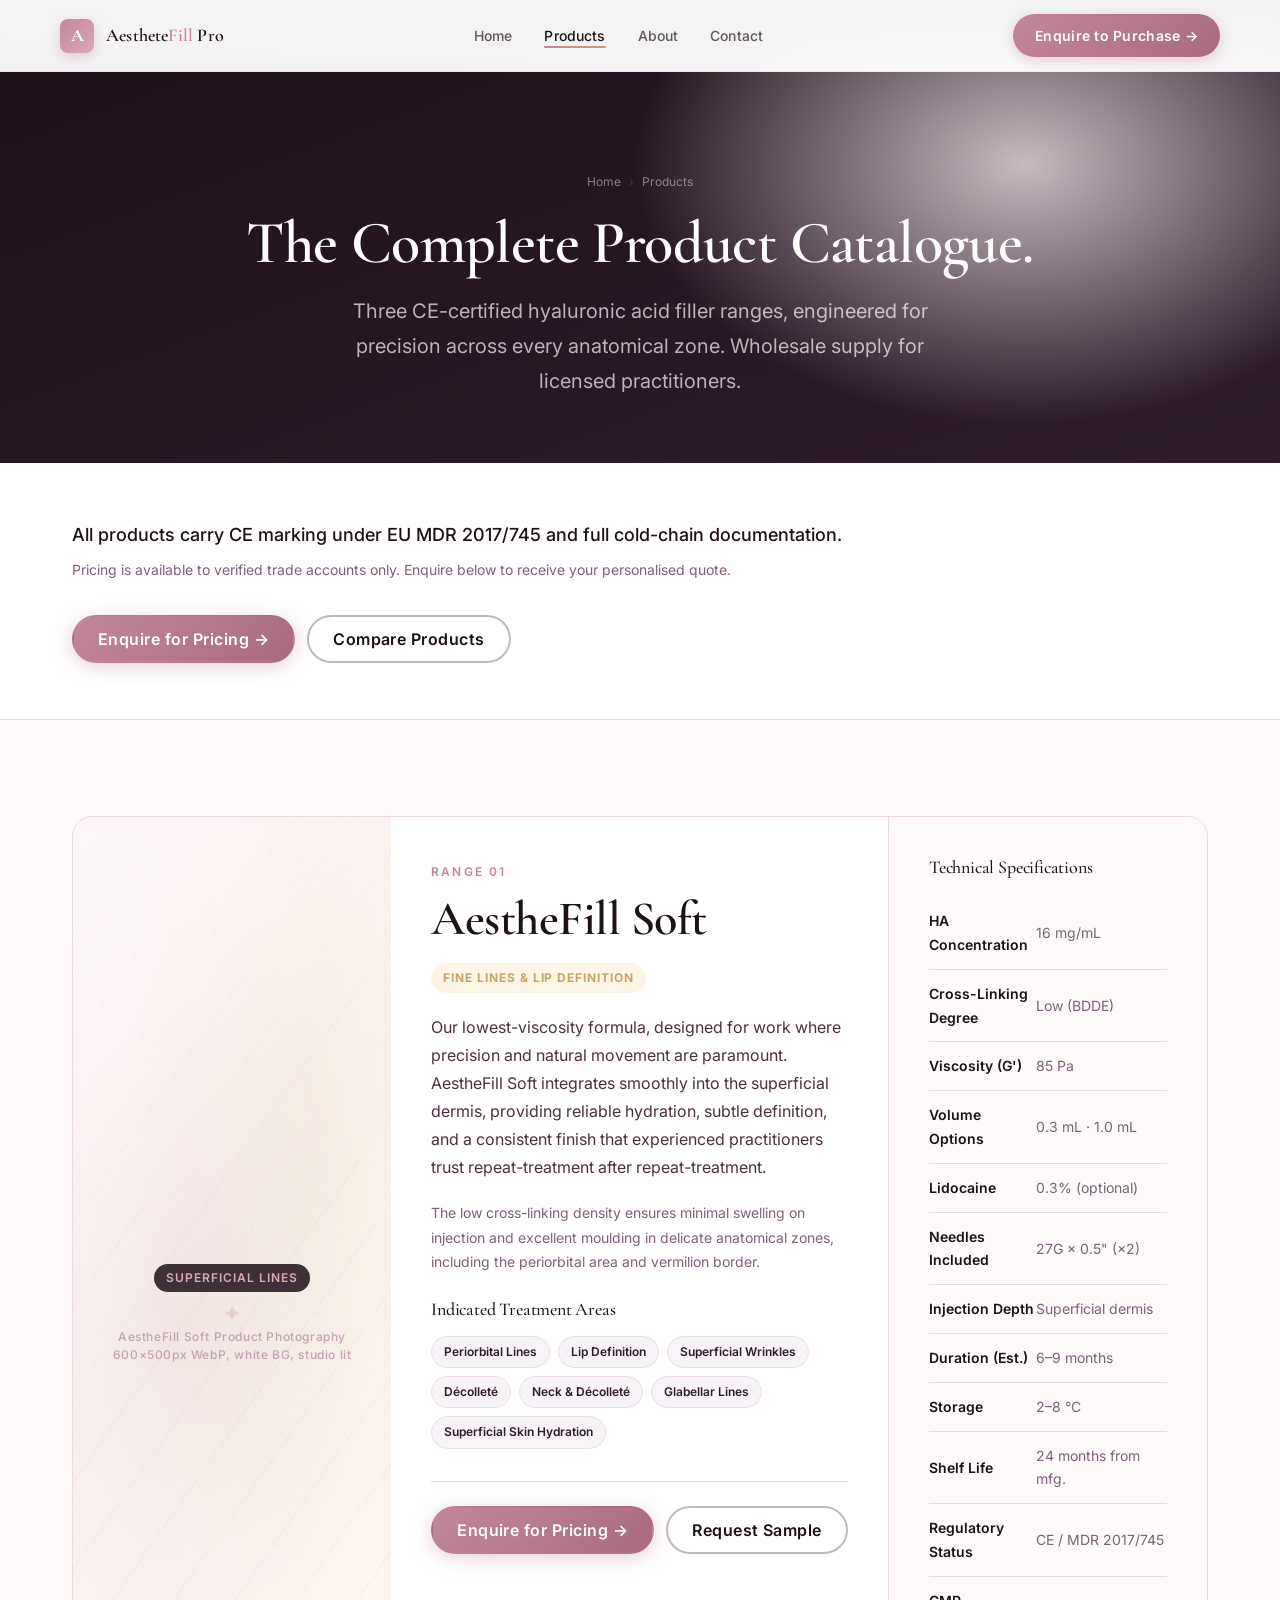
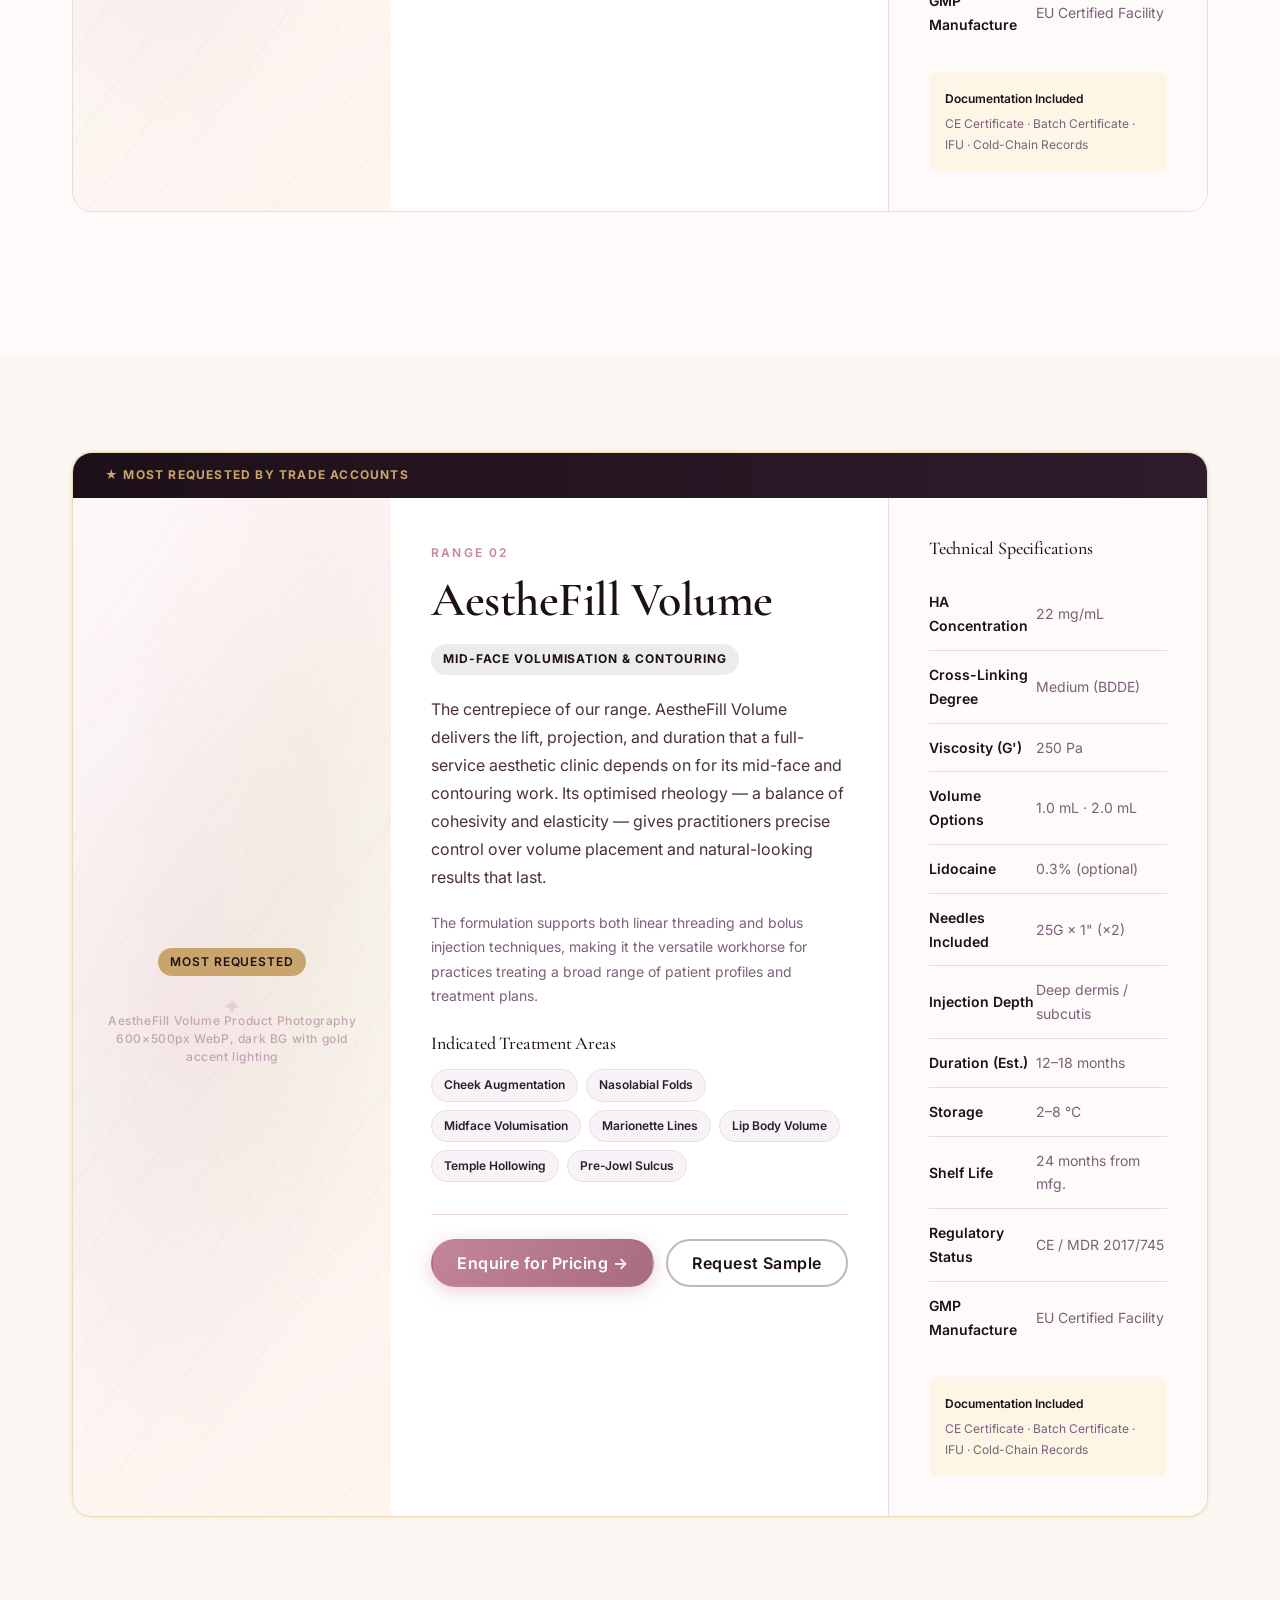
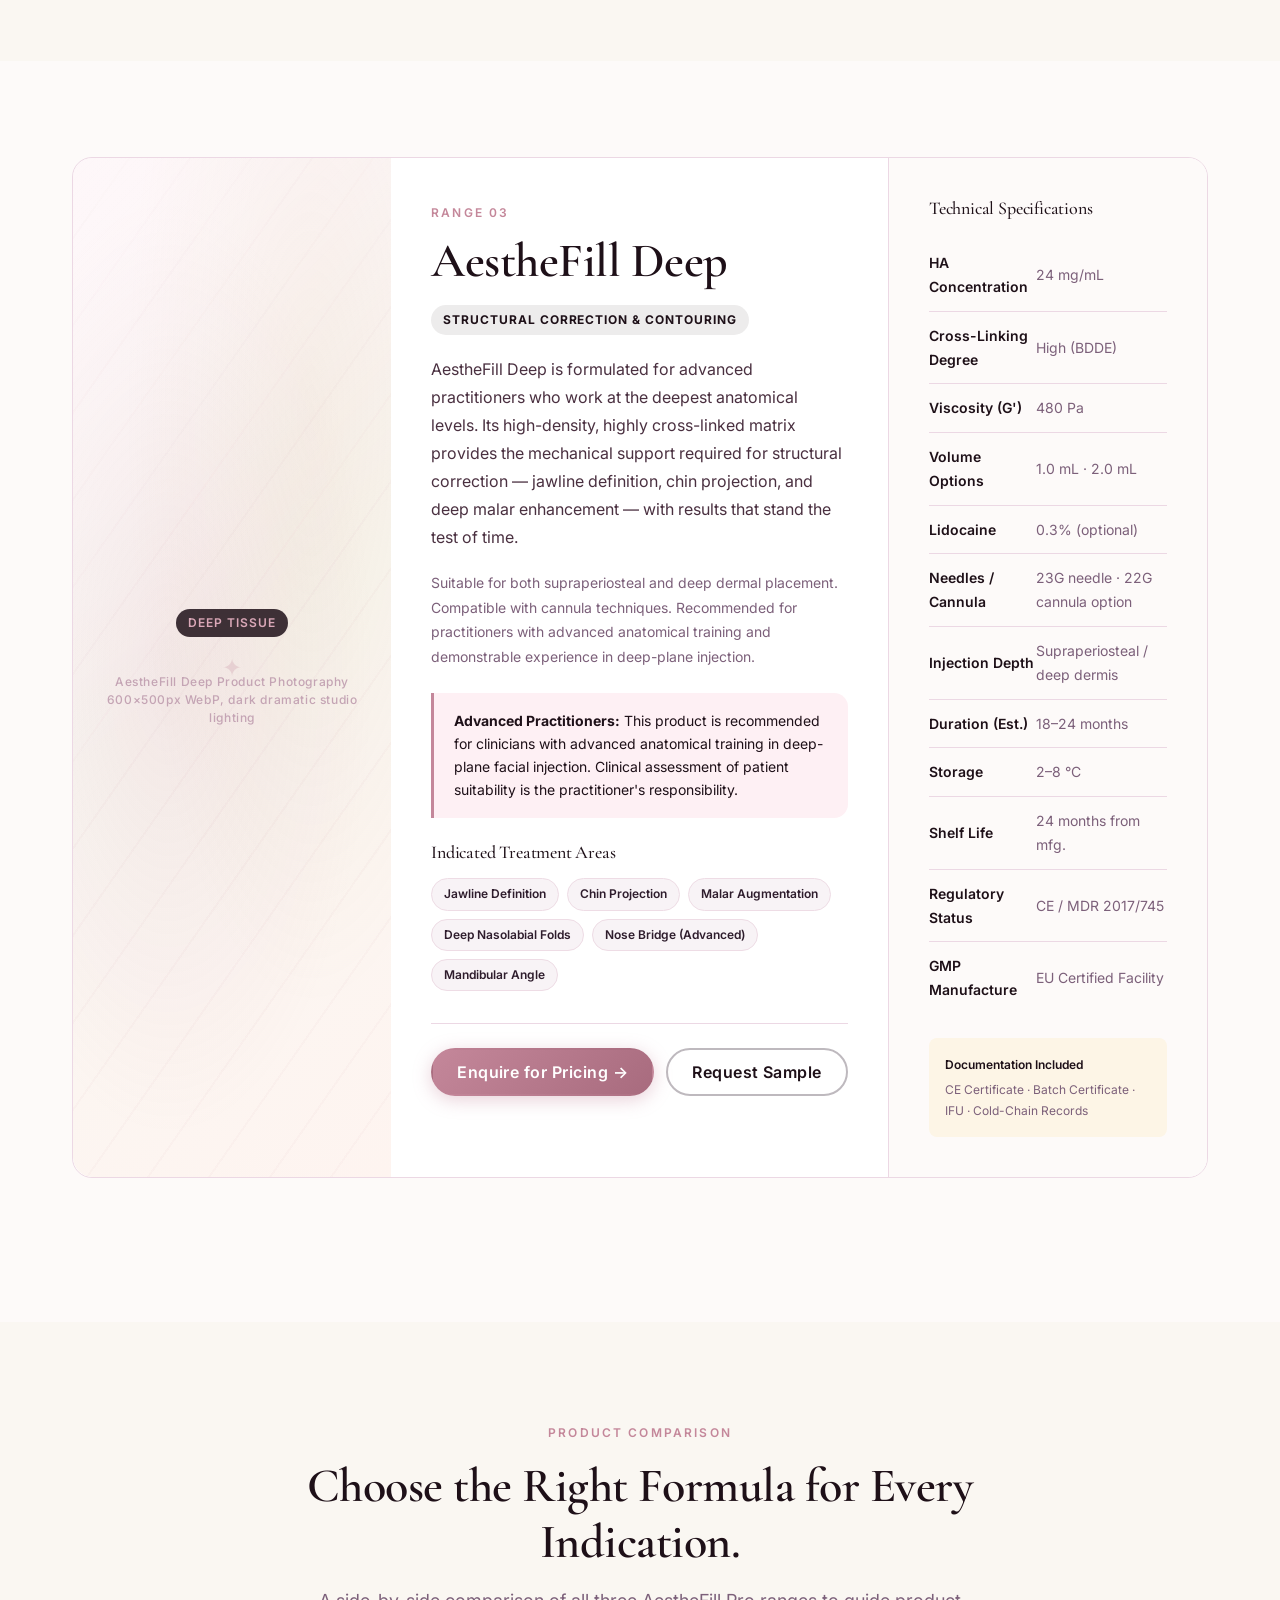
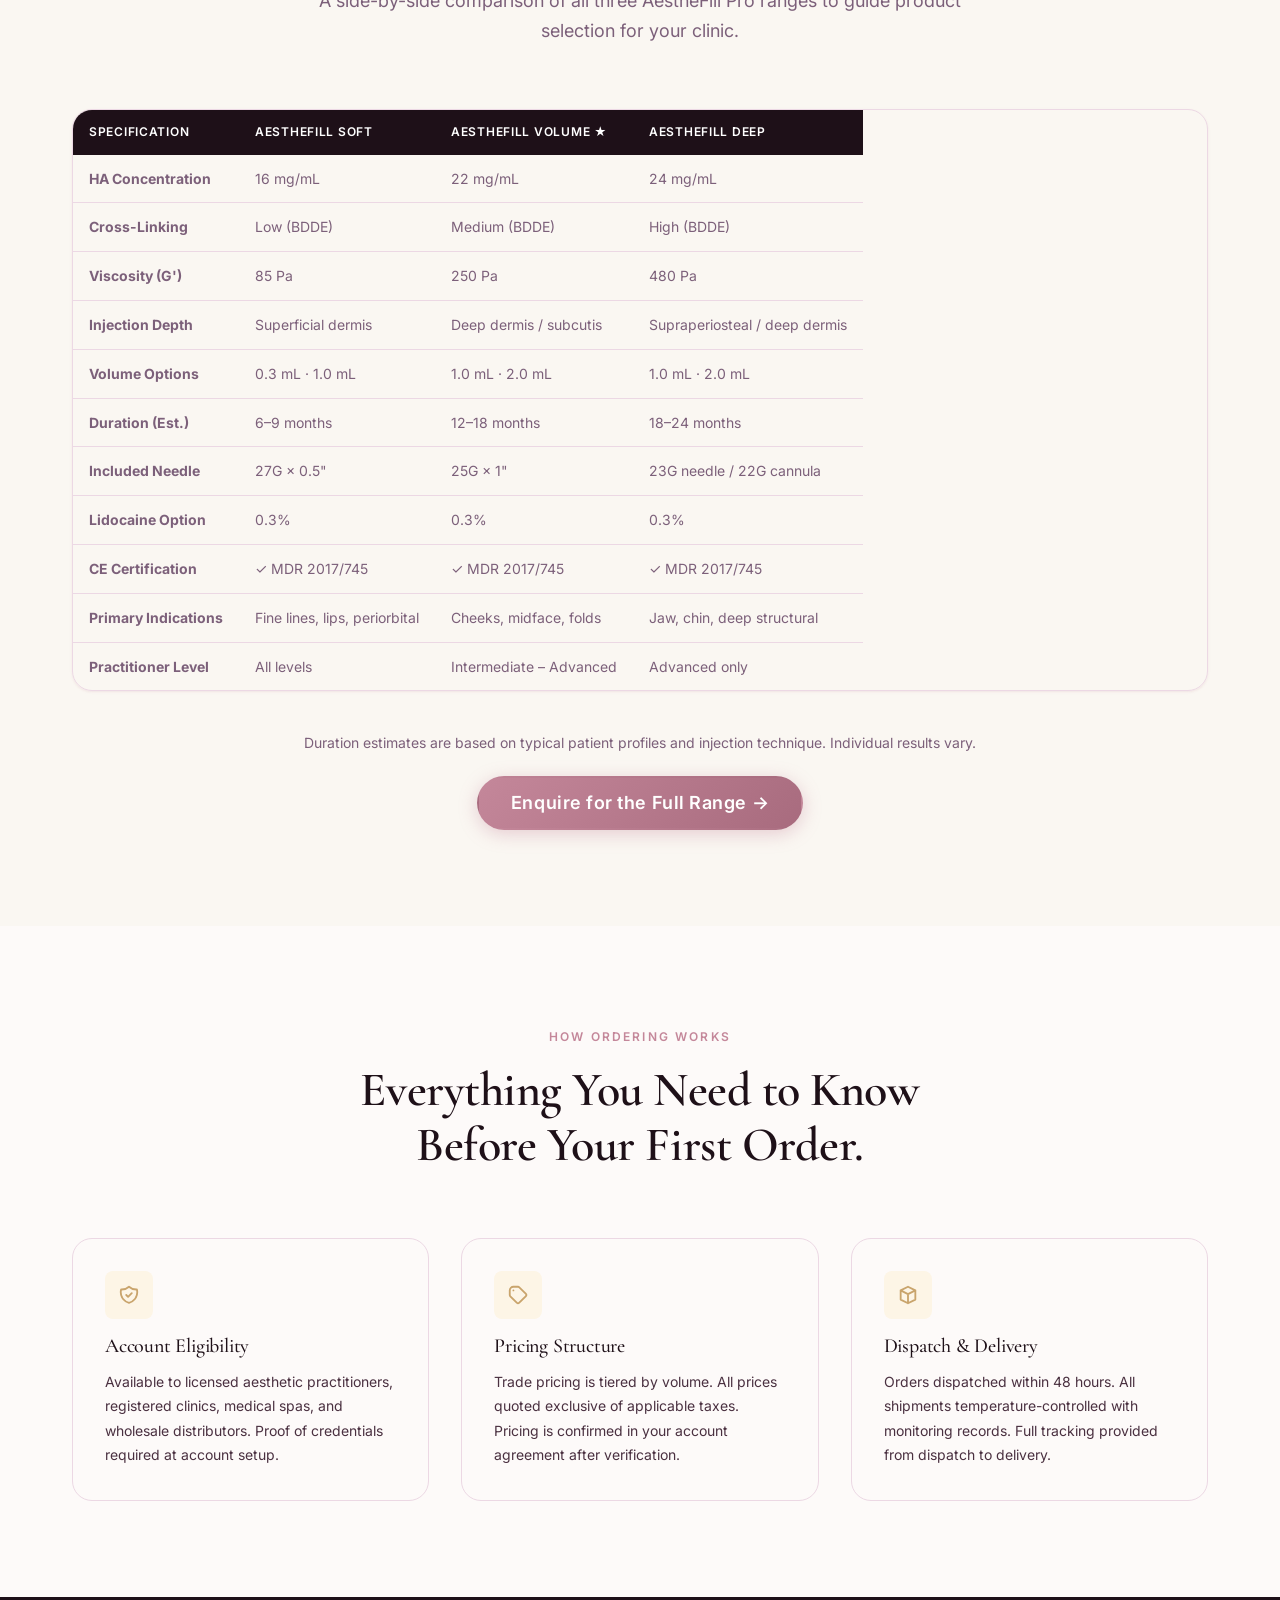
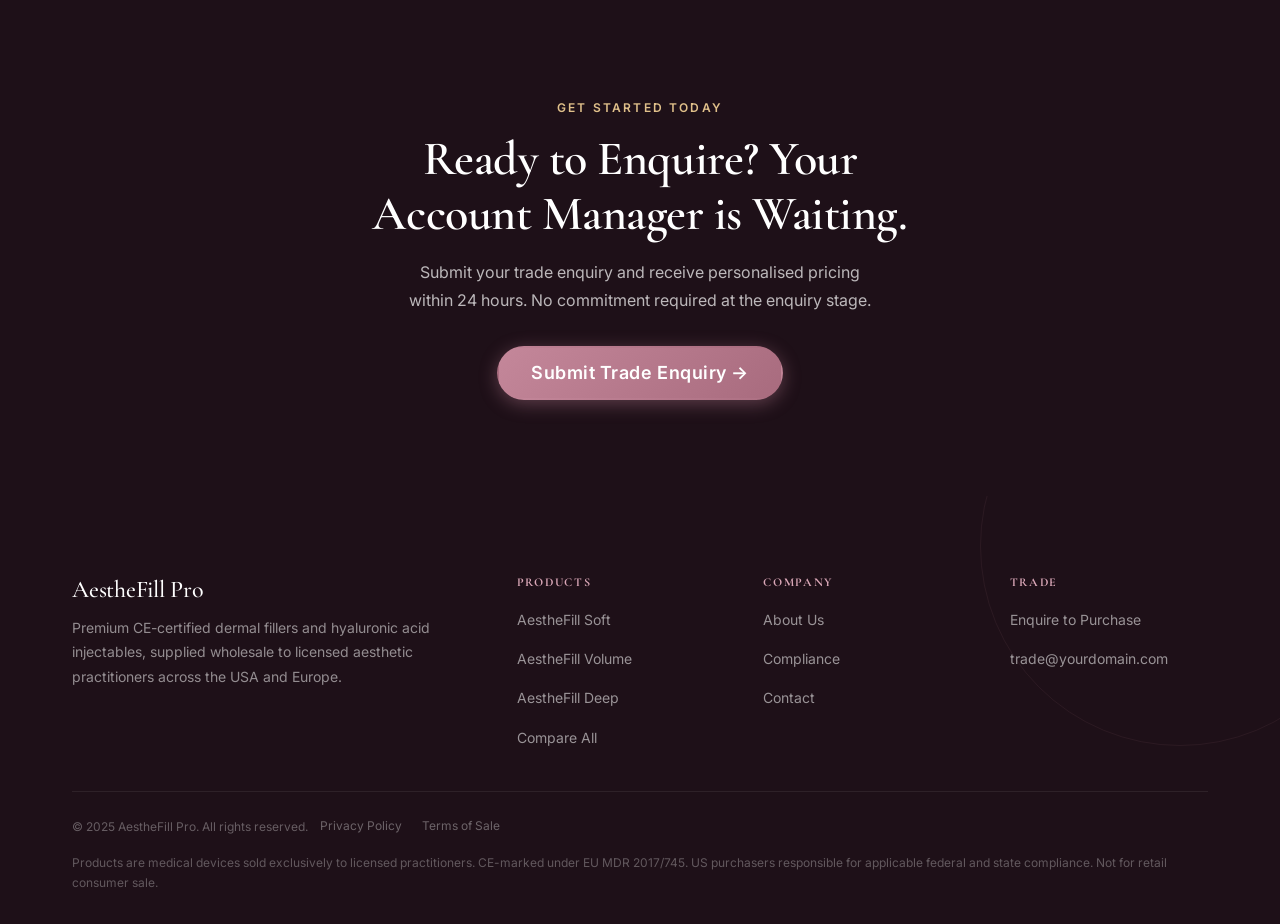
<file: products.html>
<!DOCTYPE html>
<html lang="en">
<head>
  <meta charset="UTF-8" />
  <meta name="viewport" content="width=device-width, initial-scale=1.0" />
  <meta http-equiv="X-UA-Compatible" content="IE=edge" />

  <!-- Primary SEO -->
  <title>Wholesale Dermal Filler Products | HA Injectables Catalogue | AestheFill Pro</title>
  <meta name="description" content="Browse our full wholesale catalogue of CE-certified hyaluronic acid dermal fillers. Three precision-engineered HA ranges — Soft, Volume, and Deep — for every aesthetic indication. Trade pricing available to licensed practitioners." />
  <meta name="keywords" content="wholesale dermal fillers catalogue, hyaluronic acid fillers range, CE certified HA fillers, AestheFill Soft, AestheFill Volume, AestheFill Deep, dermal filler viscosity range, aesthetic injectables wholesale" />
  <meta name="robots" content="index, follow, max-image-preview:large, max-snippet:-1" />
  <link rel="canonical" href="https://www.yourdomain.com/products.html" />

  <!-- Open Graph -->
  <meta property="og:type" content="website" />
  <meta property="og:url" content="https://www.yourdomain.com/products.html" />
  <meta property="og:title" content="Wholesale Dermal Filler Products Catalogue | AestheFill Pro" />
  <meta property="og:description" content="Three CE-certified HA filler ranges formulated for every anatomical zone and clinical technique. Wholesale pricing for licensed practitioners in the USA and Europe." />
  <meta property="og:image" content="https://www.yourdomain.com/assets/og-products.jpg" />
  <meta property="og:site_name" content="AestheFill Pro" />

  <!-- Schema.org — ItemList (Product Catalogue) -->
  <script type="application/ld+json">
  {
    "@context": "https://schema.org",
    "@type": "ItemList",
    "name": "AestheFill Pro Dermal Filler Catalogue",
    "description": "Wholesale hyaluronic acid dermal fillers for licensed aesthetic practitioners",
    "url": "https://www.yourdomain.com/products.html",
    "itemListElement": [
      {
        "@type": "ListItem",
        "position": 1,
        "item": {
          "@type": "Product",
          "name": "AestheFill Soft",
          "description": "Low-viscosity HA filler for superficial lines, periorbital correction, and lip definition. 16 mg/mL hyaluronic acid concentration.",
          "brand": { "@type": "Brand", "name": "AestheFill Pro" },
          "category": "Medical Device — Dermal Filler",
          "offers": { "@type": "Offer", "availability": "https://schema.org/InStock", "seller": { "@type": "Organization", "name": "AestheFill Pro" } }
        }
      },
      {
        "@type": "ListItem",
        "position": 2,
        "item": {
          "@type": "Product",
          "name": "AestheFill Volume",
          "description": "Mid-range viscosity HA filler for cheek augmentation, nasolabial folds, and midface volumisation. 22 mg/mL hyaluronic acid concentration.",
          "brand": { "@type": "Brand", "name": "AestheFill Pro" },
          "category": "Medical Device — Dermal Filler",
          "offers": { "@type": "Offer", "availability": "https://schema.org/InStock", "seller": { "@type": "Organization", "name": "AestheFill Pro" } }
        }
      },
      {
        "@type": "ListItem",
        "position": 3,
        "item": {
          "@type": "Product",
          "name": "AestheFill Deep",
          "description": "High-density, cross-linked HA filler for deep structural correction, jawline contouring, and chin projection. 24 mg/mL hyaluronic acid concentration.",
          "brand": { "@type": "Brand", "name": "AestheFill Pro" },
          "category": "Medical Device — Dermal Filler",
          "offers": { "@type": "Offer", "availability": "https://schema.org/InStock", "seller": { "@type": "Organization", "name": "AestheFill Pro" } }
        }
      }
    ]
  }
  </script>

  <!-- Fonts -->
  <link rel="preconnect" href="https://fonts.googleapis.com" />
  <link rel="preconnect" href="https://fonts.gstatic.com" crossorigin />
  <link href="https://fonts.googleapis.com/css2?family=Cormorant+Garamond:ital,wght@0,400;0,500;0,600;0,700;1,400;1,600&family=Inter:wght@400;500;600;700&display=swap" rel="stylesheet" />

  <link rel="stylesheet" href="styles.css" />
  <link rel="icon" type="image/svg+xml" href="assets/favicon.svg" />

  <style>
    /* Page-specific styles */
    .product-range-header {
      display: flex;
      align-items: flex-start;
      justify-content: space-between;
      gap: var(--space-8);
      margin-bottom: var(--space-12);
      padding-bottom: var(--space-8);
      border-bottom: 1px solid var(--color-border);
    }

    .range-indicator {
      display: flex;
      align-items: center;
      gap: var(--space-2);
      margin-bottom: var(--space-4);
    }

    .range-dot {
      width: 10px;
      height: 10px;
      border-radius: 50%;
      background: var(--color-gold);
    }

    .spec-table {
      width: 100%;
      border-collapse: collapse;
    }

    .spec-table tr {
      border-bottom: 1px solid var(--color-border);
    }

    .spec-table tr:last-child {
      border-bottom: none;
    }

    .spec-table td {
      padding: var(--space-3) 0;
      font-size: var(--text-sm);
    }

    .spec-table td:first-child {
      font-weight: 600;
      color: var(--color-navy);
      width: 45%;
    }

    .spec-table td:last-child {
      color: var(--color-text-muted);
    }

    .product-full-card {
      background: var(--color-white);
      border-radius: var(--radius-xl);
      border: 1px solid var(--color-border);
      overflow: hidden;
      margin-bottom: var(--space-12);
      transition: box-shadow var(--transition-normal);
    }

    .product-full-card:hover {
      box-shadow: var(--shadow-lg);
    }

    .product-full-card--featured {
      border-color: rgba(201,168,76,0.40);
      box-shadow: 0 0 0 2px rgba(201,168,76,0.10);
    }

    .product-full-card__inner {
      display: grid;
      grid-template-columns: 1fr 1fr 1fr;
    }

    .product-full-card__image {
      grid-column: 1;
    }

    .product-full-card__content {
      grid-column: 2;
      padding: var(--space-10);
      border-right: 1px solid var(--color-border);
    }

    .product-full-card__specs {
      grid-column: 3;
      padding: var(--space-10);
      background: var(--color-off-white);
    }

    .indication-list {
      display: flex;
      flex-wrap: wrap;
      gap: var(--space-2);
      margin-top: var(--space-4);
    }

    .indication-tag {
      font-size: var(--text-xs);
      font-weight: 600;
      color: var(--color-navy-mid);
      background: var(--color-slate-50);
      border: 1px solid var(--color-slate-100);
      padding: 5px 12px;
      border-radius: var(--radius-pill);
    }

    .comparison-wrapper {
      overflow-x: auto;
      border-radius: var(--radius-xl);
      border: 1px solid var(--color-border);
      box-shadow: var(--shadow-sm);
    }

    @media (max-width: 900px) {
      .product-full-card__inner {
        grid-template-columns: 1fr;
      }

      .product-full-card__image {
        grid-column: 1;
      }

      .product-full-card__content {
        grid-column: 1;
        border-right: none;
        border-bottom: 1px solid var(--color-border);
      }

      .product-full-card__specs {
        grid-column: 1;
      }
    }
  </style>
</head>

<body>

  <!-- Announcement bar -->
  <div class="announcement-bar" role="banner">
    <strong>Trade Accounts Only</strong> — CE-certified products for licensed practitioners &nbsp;·&nbsp; Cold-chain guaranteed &nbsp;·&nbsp; <a href="contact.html#enquire" style="color: var(--color-gold-light); text-decoration:underline;">Enquire for pricing →</a>
  </div>

  <!-- Navigation -->
  <nav class="nav" role="navigation" aria-label="Main navigation">
    <div class="nav__inner">
      <a href="index.html" class="nav__logo" aria-label="AestheFill Pro — Home">
        <div class="nav__logo-mark" aria-hidden="true">A</div>
        <span class="nav__logo-text">Aesthete<span>Fill</span> Pro</span>
      </a>
      <ul class="nav__links" role="list">
        <li><a href="index.html" class="nav__link">Home</a></li>
        <li><a href="products.html" class="nav__link active" aria-current="page">Products</a></li>
        <li><a href="about.html" class="nav__link">About</a></li>
        <li><a href="contact.html" class="nav__link">Contact</a></li>
      </ul>
      <a href="contact.html#enquire" class="nav__cta">Enquire to Purchase →</a>
      <button class="nav__hamburger" id="hamburger" aria-expanded="false" aria-controls="mobile-menu" aria-label="Open navigation menu">
        <span aria-hidden="true"></span>
        <span aria-hidden="true"></span>
        <span aria-hidden="true"></span>
      </button>
    </div>
  </nav>

  <!-- Mobile menu -->
  <div class="mobile-menu" id="mobile-menu" role="dialog" aria-modal="true" aria-label="Mobile navigation">
    <a href="index.html" class="mobile-menu__link">Home</a>
    <a href="products.html" class="mobile-menu__link">Products</a>
    <a href="about.html" class="mobile-menu__link">About</a>
    <a href="contact.html" class="mobile-menu__link">Contact</a>
    <div style="margin-top: 2rem;">
      <a href="contact.html#enquire" class="btn btn--primary btn--lg" style="width:100%; justify-content:center;">Enquire to Purchase →</a>
    </div>
  </div>

  <main id="main-content">

    <!-- Page Hero -->
    <section class="page-hero" aria-labelledby="page-heading">
      <div class="container">
        <nav class="breadcrumb" aria-label="Breadcrumb">
          <a href="index.html">Home</a>
          <span class="breadcrumb__sep" aria-hidden="true">›</span>
          <span aria-current="page">Products</span>
        </nav>
        <h1 id="page-heading">The Complete Product Catalogue.</h1>
        <p>Three CE-certified hyaluronic acid filler ranges, engineered for precision across every anatomical zone. Wholesale supply for licensed practitioners.</p>
      </div>
    </section>

    <!-- Catalogue Intro -->
    <section class="section--sm" style="background: var(--color-white); border-bottom: 1px solid var(--color-border);">
      <div class="container">
        <div style="display:flex; align-items:center; justify-content:space-between; gap: var(--space-8); flex-wrap:wrap;">

          <div>
            <p style="font-size: var(--text-lg); color: var(--color-navy); font-weight: 500; margin-bottom: var(--space-2);">
              All products carry CE marking under EU MDR 2017/745 and full cold-chain documentation.
            </p>
            <p style="font-size: var(--text-sm); color: var(--color-text-muted);">
              Pricing is available to verified trade accounts only. Enquire below to receive your personalised quote.
            </p>
          </div>

          <div style="display:flex; gap: var(--space-3); flex-shrink:0;">
            <a href="contact.html#enquire" class="btn btn--primary" aria-label="Enquire for trade pricing">Enquire for Pricing →</a>
            <a href="#comparison" class="btn btn--outline-navy" aria-label="Jump to product comparison table">Compare Products</a>
          </div>

        </div>
      </div>
    </section>

    <!-- ═══════════════════════════════════════════
         PRODUCT 1 — AESTHEFILL SOFT
    ═══════════════════════════════════════════ -->
    <section class="section" id="soft" aria-labelledby="soft-heading">
      <div class="container">

        <div class="product-full-card">
          <div class="product-full-card__inner">

            <!-- Image -->
            <div class="product-full-card__image">
              <div class="img-placeholder" style="height:100%; min-height:420px; border-radius: var(--radius-xl) 0 0 var(--radius-xl); border:none;" role="img" aria-label="Product image placeholder: AestheFill Soft syringe and packaging — clean studio photograph, white background with soft blue-white lighting, minimal shadow — 600×500px WebP">
                <span class="product-card__badge" style="position:relative; top:auto; left:auto;">Superficial Lines</span>
                <div class="img-placeholder__label">AestheFill Soft Product Photography<br />600×500px WebP, white BG, studio lit</div>
              </div>
            </div>

            <!-- Content -->
            <div class="product-full-card__content">
              <span class="eyebrow">Range 01</span>
              <h2 id="soft-heading" style="margin-top: var(--space-2); margin-bottom: var(--space-4);">AestheFill Soft</h2>
              <div class="badge badge--gold" style="margin-bottom: var(--space-5);">Fine Lines &amp; Lip Definition</div>

              <p style="margin-bottom: var(--space-5);">
                Our lowest-viscosity formula, designed for work where precision and natural movement are paramount. AestheFill Soft integrates smoothly into the superficial dermis, providing reliable hydration, subtle definition, and a consistent finish that experienced practitioners trust repeat-treatment after repeat-treatment.
              </p>

              <p style="font-size: var(--text-sm); color: var(--color-text-muted); margin-bottom: var(--space-6);">
                The low cross-linking density ensures minimal swelling on injection and excellent moulding in delicate anatomical zones, including the periorbital area and vermilion border.
              </p>

              <h5 style="margin-bottom: var(--space-3);">Indicated Treatment Areas</h5>
              <div class="indication-list" aria-label="Recommended treatment areas for AestheFill Soft">
                <span class="indication-tag">Periorbital Lines</span>
                <span class="indication-tag">Lip Definition</span>
                <span class="indication-tag">Superficial Wrinkles</span>
                <span class="indication-tag">Décolleté</span>
                <span class="indication-tag">Neck &amp; Décolleté</span>
                <span class="indication-tag">Glabellar Lines</span>
                <span class="indication-tag">Superficial Skin Hydration</span>
              </div>

              <div style="margin-top: var(--space-8); padding-top: var(--space-6); border-top: 1px solid var(--color-border); display:flex; gap: var(--space-3);">
                <a href="contact.html#enquire" class="btn btn--primary" aria-label="Enquire about AestheFill Soft pricing">Enquire for Pricing →</a>
                <a href="contact.html#samples" class="btn btn--outline-navy" aria-label="Request a sample of AestheFill Soft">Request Sample</a>
              </div>
            </div>

            <!-- Specs -->
            <div class="product-full-card__specs">
              <h5 style="margin-bottom: var(--space-5);">Technical Specifications</h5>
              <table class="spec-table" aria-label="AestheFill Soft technical specifications">
                <tbody>
                  <tr>
                    <td>HA Concentration</td>
                    <td>16 mg/mL</td>
                  </tr>
                  <tr>
                    <td>Cross-Linking Degree</td>
                    <td>Low (BDDE)</td>
                  </tr>
                  <tr>
                    <td>Viscosity (G')</td>
                    <td>85 Pa</td>
                  </tr>
                  <tr>
                    <td>Volume Options</td>
                    <td>0.3 mL · 1.0 mL</td>
                  </tr>
                  <tr>
                    <td>Lidocaine</td>
                    <td>0.3% (optional)</td>
                  </tr>
                  <tr>
                    <td>Needles Included</td>
                    <td>27G × 0.5" (×2)</td>
                  </tr>
                  <tr>
                    <td>Injection Depth</td>
                    <td>Superficial dermis</td>
                  </tr>
                  <tr>
                    <td>Duration (Est.)</td>
                    <td>6–9 months</td>
                  </tr>
                  <tr>
                    <td>Storage</td>
                    <td>2–8 °C</td>
                  </tr>
                  <tr>
                    <td>Shelf Life</td>
                    <td>24 months from mfg.</td>
                  </tr>
                  <tr>
                    <td>Regulatory Status</td>
                    <td>CE / MDR 2017/745</td>
                  </tr>
                  <tr>
                    <td>GMP Manufacture</td>
                    <td>EU Certified Facility</td>
                  </tr>
                </tbody>
              </table>

              <div style="margin-top: var(--space-6); padding: var(--space-4); background: var(--color-gold-pale); border-radius: var(--radius-md);">
                <p style="font-size: var(--text-xs); color: var(--color-navy); font-weight: 600; margin-bottom: var(--space-1);">Documentation Included</p>
                <p style="font-size: var(--text-xs); color: var(--color-text-muted);">CE Certificate · Batch Certificate · IFU · Cold-Chain Records</p>
              </div>
            </div>

          </div>
        </div>

      </div>
    </section>

    <!-- ═══════════════════════════════════════════
         PRODUCT 2 — AESTHEFILL VOLUME
    ═══════════════════════════════════════════ -->
    <section class="section section--slate" id="volume" aria-labelledby="volume-heading">
      <div class="container">

        <div class="product-full-card product-full-card--featured">
          <div style="background: linear-gradient(90deg, var(--color-navy) 0%, var(--color-navy-mid) 100%); padding: var(--space-3) var(--space-8); display:flex; align-items:center; gap: var(--space-3);">
            <span style="font-size: var(--text-xs); font-weight: 700; letter-spacing: 0.10em; text-transform:uppercase; color: var(--color-gold);">★ Most Requested by Trade Accounts</span>
          </div>

          <div class="product-full-card__inner">

            <!-- Image -->
            <div class="product-full-card__image">
              <div class="img-placeholder" style="height:100%; min-height:420px; border-radius:0; border:none;" role="img" aria-label="Product image placeholder: AestheFill Volume syringe and premium packaging — studio photograph with warm gold accent lighting, dark navy-gradient background — 600×500px WebP">
                <span class="product-card__badge" style="position:relative; top:auto; left:auto; background: var(--color-gold); color: var(--color-navy);">Most Requested</span>
                <div class="img-placeholder__label">AestheFill Volume Product Photography<br />600×500px WebP, dark BG with gold accent lighting</div>
              </div>
            </div>

            <!-- Content -->
            <div class="product-full-card__content">
              <span class="eyebrow">Range 02</span>
              <h2 id="volume-heading" style="margin-top: var(--space-2); margin-bottom: var(--space-4);">AestheFill Volume</h2>
              <div class="badge badge--navy" style="margin-bottom: var(--space-5);">Mid-Face Volumisation &amp; Contouring</div>

              <p style="margin-bottom: var(--space-5);">
                The centrepiece of our range. AestheFill Volume delivers the lift, projection, and duration that a full-service aesthetic clinic depends on for its mid-face and contouring work. Its optimised rheology — a balance of cohesivity and elasticity — gives practitioners precise control over volume placement and natural-looking results that last.
              </p>

              <p style="font-size: var(--text-sm); color: var(--color-text-muted); margin-bottom: var(--space-6);">
                The formulation supports both linear threading and bolus injection techniques, making it the versatile workhorse for practices treating a broad range of patient profiles and treatment plans.
              </p>

              <h5 style="margin-bottom: var(--space-3);">Indicated Treatment Areas</h5>
              <div class="indication-list" aria-label="Recommended treatment areas for AestheFill Volume">
                <span class="indication-tag">Cheek Augmentation</span>
                <span class="indication-tag">Nasolabial Folds</span>
                <span class="indication-tag">Midface Volumisation</span>
                <span class="indication-tag">Marionette Lines</span>
                <span class="indication-tag">Lip Body Volume</span>
                <span class="indication-tag">Temple Hollowing</span>
                <span class="indication-tag">Pre-Jowl Sulcus</span>
              </div>

              <div style="margin-top: var(--space-8); padding-top: var(--space-6); border-top: 1px solid var(--color-border); display:flex; gap: var(--space-3);">
                <a href="contact.html#enquire" class="btn btn--primary" aria-label="Enquire about AestheFill Volume pricing">Enquire for Pricing →</a>
                <a href="contact.html#samples" class="btn btn--outline-navy" aria-label="Request a sample of AestheFill Volume">Request Sample</a>
              </div>
            </div>

            <!-- Specs -->
            <div class="product-full-card__specs">
              <h5 style="margin-bottom: var(--space-5);">Technical Specifications</h5>
              <table class="spec-table" aria-label="AestheFill Volume technical specifications">
                <tbody>
                  <tr>
                    <td>HA Concentration</td>
                    <td>22 mg/mL</td>
                  </tr>
                  <tr>
                    <td>Cross-Linking Degree</td>
                    <td>Medium (BDDE)</td>
                  </tr>
                  <tr>
                    <td>Viscosity (G')</td>
                    <td>250 Pa</td>
                  </tr>
                  <tr>
                    <td>Volume Options</td>
                    <td>1.0 mL · 2.0 mL</td>
                  </tr>
                  <tr>
                    <td>Lidocaine</td>
                    <td>0.3% (optional)</td>
                  </tr>
                  <tr>
                    <td>Needles Included</td>
                    <td>25G × 1" (×2)</td>
                  </tr>
                  <tr>
                    <td>Injection Depth</td>
                    <td>Deep dermis / subcutis</td>
                  </tr>
                  <tr>
                    <td>Duration (Est.)</td>
                    <td>12–18 months</td>
                  </tr>
                  <tr>
                    <td>Storage</td>
                    <td>2–8 °C</td>
                  </tr>
                  <tr>
                    <td>Shelf Life</td>
                    <td>24 months from mfg.</td>
                  </tr>
                  <tr>
                    <td>Regulatory Status</td>
                    <td>CE / MDR 2017/745</td>
                  </tr>
                  <tr>
                    <td>GMP Manufacture</td>
                    <td>EU Certified Facility</td>
                  </tr>
                </tbody>
              </table>

              <div style="margin-top: var(--space-6); padding: var(--space-4); background: var(--color-gold-pale); border-radius: var(--radius-md);">
                <p style="font-size: var(--text-xs); color: var(--color-navy); font-weight: 600; margin-bottom: var(--space-1);">Documentation Included</p>
                <p style="font-size: var(--text-xs); color: var(--color-text-muted);">CE Certificate · Batch Certificate · IFU · Cold-Chain Records</p>
              </div>
            </div>

          </div>
        </div>

      </div>
    </section>

    <!-- ═══════════════════════════════════════════
         PRODUCT 3 — AESTHEFILL DEEP
    ═══════════════════════════════════════════ -->
    <section class="section" id="deep" aria-labelledby="deep-heading">
      <div class="container">

        <div class="product-full-card">
          <div class="product-full-card__inner">

            <!-- Image -->
            <div class="product-full-card__image">
              <div class="img-placeholder" style="height:100%; min-height:420px; border-radius: var(--radius-xl) 0 0 var(--radius-xl); border:none;" role="img" aria-label="Product image placeholder: AestheFill Deep syringe and premium dark packaging — architectural studio photograph, dark navy-to-black gradient background, dramatic directional lighting — 600×500px WebP">
                <span class="product-card__badge" style="position:relative; top:auto; left:auto;">Deep Tissue</span>
                <div class="img-placeholder__label">AestheFill Deep Product Photography<br />600×500px WebP, dark dramatic studio lighting</div>
              </div>
            </div>

            <!-- Content -->
            <div class="product-full-card__content">
              <span class="eyebrow">Range 03</span>
              <h2 id="deep-heading" style="margin-top: var(--space-2); margin-bottom: var(--space-4);">AestheFill Deep</h2>
              <div class="badge badge--navy" style="margin-bottom: var(--space-5);">Structural Correction &amp; Contouring</div>

              <p style="margin-bottom: var(--space-5);">
                AestheFill Deep is formulated for advanced practitioners who work at the deepest anatomical levels. Its high-density, highly cross-linked matrix provides the mechanical support required for structural correction — jawline definition, chin projection, and deep malar enhancement — with results that stand the test of time.
              </p>

              <p style="font-size: var(--text-sm); color: var(--color-text-muted); margin-bottom: var(--space-6);">
                Suitable for both supraperiosteal and deep dermal placement. Compatible with cannula techniques. Recommended for practitioners with advanced anatomical training and demonstrable experience in deep-plane injection.
              </p>

              <div class="highlight-box" style="margin-bottom: var(--space-6);">
                <p><strong>Advanced Practitioners:</strong> This product is recommended for clinicians with advanced anatomical training in deep-plane facial injection. Clinical assessment of patient suitability is the practitioner's responsibility.</p>
              </div>

              <h5 style="margin-bottom: var(--space-3);">Indicated Treatment Areas</h5>
              <div class="indication-list" aria-label="Recommended treatment areas for AestheFill Deep">
                <span class="indication-tag">Jawline Definition</span>
                <span class="indication-tag">Chin Projection</span>
                <span class="indication-tag">Malar Augmentation</span>
                <span class="indication-tag">Deep Nasolabial Folds</span>
                <span class="indication-tag">Nose Bridge (Advanced)</span>
                <span class="indication-tag">Mandibular Angle</span>
              </div>

              <div style="margin-top: var(--space-8); padding-top: var(--space-6); border-top: 1px solid var(--color-border); display:flex; gap: var(--space-3);">
                <a href="contact.html#enquire" class="btn btn--primary" aria-label="Enquire about AestheFill Deep pricing">Enquire for Pricing →</a>
                <a href="contact.html#samples" class="btn btn--outline-navy" aria-label="Request a sample of AestheFill Deep">Request Sample</a>
              </div>
            </div>

            <!-- Specs -->
            <div class="product-full-card__specs">
              <h5 style="margin-bottom: var(--space-5);">Technical Specifications</h5>
              <table class="spec-table" aria-label="AestheFill Deep technical specifications">
                <tbody>
                  <tr>
                    <td>HA Concentration</td>
                    <td>24 mg/mL</td>
                  </tr>
                  <tr>
                    <td>Cross-Linking Degree</td>
                    <td>High (BDDE)</td>
                  </tr>
                  <tr>
                    <td>Viscosity (G')</td>
                    <td>480 Pa</td>
                  </tr>
                  <tr>
                    <td>Volume Options</td>
                    <td>1.0 mL · 2.0 mL</td>
                  </tr>
                  <tr>
                    <td>Lidocaine</td>
                    <td>0.3% (optional)</td>
                  </tr>
                  <tr>
                    <td>Needles / Cannula</td>
                    <td>23G needle · 22G cannula option</td>
                  </tr>
                  <tr>
                    <td>Injection Depth</td>
                    <td>Supraperiosteal / deep dermis</td>
                  </tr>
                  <tr>
                    <td>Duration (Est.)</td>
                    <td>18–24 months</td>
                  </tr>
                  <tr>
                    <td>Storage</td>
                    <td>2–8 °C</td>
                  </tr>
                  <tr>
                    <td>Shelf Life</td>
                    <td>24 months from mfg.</td>
                  </tr>
                  <tr>
                    <td>Regulatory Status</td>
                    <td>CE / MDR 2017/745</td>
                  </tr>
                  <tr>
                    <td>GMP Manufacture</td>
                    <td>EU Certified Facility</td>
                  </tr>
                </tbody>
              </table>

              <div style="margin-top: var(--space-6); padding: var(--space-4); background: var(--color-gold-pale); border-radius: var(--radius-md);">
                <p style="font-size: var(--text-xs); color: var(--color-navy); font-weight: 600; margin-bottom: var(--space-1);">Documentation Included</p>
                <p style="font-size: var(--text-xs); color: var(--color-text-muted);">CE Certificate · Batch Certificate · IFU · Cold-Chain Records</p>
              </div>
            </div>

          </div>
        </div>

      </div>
    </section>

    <!-- ═══════════════════════════════════════════
         PRODUCT COMPARISON TABLE
    ═══════════════════════════════════════════ -->
    <section class="section section--slate" id="comparison" aria-labelledby="comparison-heading">
      <div class="container">

        <div class="section-header">
          <span class="eyebrow">Product Comparison</span>
          <h2 id="comparison-heading">Choose the Right Formula for Every Indication.</h2>
          <p>A side-by-side comparison of all three AestheFill Pro ranges to guide product selection for your clinic.</p>
        </div>

        <div class="comparison-wrapper">
          <table class="comparison-table" aria-label="Comparison of AestheFill Soft, Volume, and Deep product ranges">
            <thead>
              <tr>
                <th scope="col">Specification</th>
                <th scope="col">AestheFill Soft</th>
                <th scope="col">AestheFill Volume ★</th>
                <th scope="col">AestheFill Deep</th>
              </tr>
            </thead>
            <tbody>
              <tr>
                <td><strong>HA Concentration</strong></td>
                <td>16 mg/mL</td>
                <td>22 mg/mL</td>
                <td>24 mg/mL</td>
              </tr>
              <tr>
                <td><strong>Cross-Linking</strong></td>
                <td>Low (BDDE)</td>
                <td>Medium (BDDE)</td>
                <td>High (BDDE)</td>
              </tr>
              <tr>
                <td><strong>Viscosity (G')</strong></td>
                <td>85 Pa</td>
                <td>250 Pa</td>
                <td>480 Pa</td>
              </tr>
              <tr>
                <td><strong>Injection Depth</strong></td>
                <td>Superficial dermis</td>
                <td>Deep dermis / subcutis</td>
                <td>Supraperiosteal / deep dermis</td>
              </tr>
              <tr>
                <td><strong>Volume Options</strong></td>
                <td>0.3 mL · 1.0 mL</td>
                <td>1.0 mL · 2.0 mL</td>
                <td>1.0 mL · 2.0 mL</td>
              </tr>
              <tr>
                <td><strong>Duration (Est.)</strong></td>
                <td>6–9 months</td>
                <td>12–18 months</td>
                <td>18–24 months</td>
              </tr>
              <tr>
                <td><strong>Included Needle</strong></td>
                <td>27G × 0.5"</td>
                <td>25G × 1"</td>
                <td>23G needle / 22G cannula</td>
              </tr>
              <tr>
                <td><strong>Lidocaine Option</strong></td>
                <td>0.3%</td>
                <td>0.3%</td>
                <td>0.3%</td>
              </tr>
              <tr>
                <td><strong>CE Certification</strong></td>
                <td>✓ MDR 2017/745</td>
                <td>✓ MDR 2017/745</td>
                <td>✓ MDR 2017/745</td>
              </tr>
              <tr>
                <td><strong>Primary Indications</strong></td>
                <td>Fine lines, lips, periorbital</td>
                <td>Cheeks, midface, folds</td>
                <td>Jaw, chin, deep structural</td>
              </tr>
              <tr>
                <td><strong>Practitioner Level</strong></td>
                <td>All levels</td>
                <td>Intermediate – Advanced</td>
                <td>Advanced only</td>
              </tr>
            </tbody>
          </table>
        </div>

        <div style="text-align:center; margin-top: var(--space-10);">
          <p style="color: var(--color-text-muted); margin-bottom: var(--space-5); font-size: var(--text-sm);">Duration estimates are based on typical patient profiles and injection technique. Individual results vary.</p>
          <a href="contact.html#enquire" class="btn btn--primary btn--lg" aria-label="Enquire about pricing for the full range">
            Enquire for the Full Range →
          </a>
        </div>

      </div>
    </section>

    <!-- ═══════════════════════════════════════════
         ORDERING INFORMATION
    ═══════════════════════════════════════════ -->
    <section class="section" aria-labelledby="ordering-heading">
      <div class="container">

        <div class="section-header">
          <span class="eyebrow">How Ordering Works</span>
          <h2 id="ordering-heading">Everything You Need to Know Before Your First Order.</h2>
        </div>

        <div class="grid-3">

          <div style="padding: var(--space-8); background: var(--color-off-white); border-radius: var(--radius-xl); border: 1px solid var(--color-border);">
            <div style="width:48px;height:48px;background:var(--color-gold-pale);border-radius:var(--radius-md);display:flex;align-items:center;justify-content:center;margin-bottom:var(--space-4);color:var(--color-gold);">
              <svg width="22" height="22" xmlns="http://www.w3.org/2000/svg" fill="none" viewBox="0 0 24 24" stroke="currentColor" stroke-width="2" aria-hidden="true"><path stroke-linecap="round" stroke-linejoin="round" d="M9 12l2 2 4-4m5.618-4.016A11.955 11.955 0 0112 2.944a11.955 11.955 0 01-8.618 3.04A12.02 12.02 0 003 9c0 5.591 3.824 10.29 9 11.622 5.176-1.332 9-6.03 9-11.622 0-1.042-.133-2.052-.382-3.016z"/></svg>
            </div>
            <h4 style="margin-bottom: var(--space-3);">Account Eligibility</h4>
            <p style="font-size: var(--text-sm);">Available to licensed aesthetic practitioners, registered clinics, medical spas, and wholesale distributors. Proof of credentials required at account setup.</p>
          </div>

          <div style="padding: var(--space-8); background: var(--color-off-white); border-radius: var(--radius-xl); border: 1px solid var(--color-border);">
            <div style="width:48px;height:48px;background:var(--color-gold-pale);border-radius:var(--radius-md);display:flex;align-items:center;justify-content:center;margin-bottom:var(--space-4);color:var(--color-gold);">
              <svg width="22" height="22" xmlns="http://www.w3.org/2000/svg" fill="none" viewBox="0 0 24 24" stroke="currentColor" stroke-width="2" aria-hidden="true"><path stroke-linecap="round" stroke-linejoin="round" d="M7 7h.01M7 3h5c.512 0 1.024.195 1.414.586l7 7a2 2 0 010 2.828l-7 7a2 2 0 01-2.828 0l-7-7A1.994 1.994 0 013 12V7a4 4 0 014-4z"/></svg>
            </div>
            <h4 style="margin-bottom: var(--space-3);">Pricing Structure</h4>
            <p style="font-size: var(--text-sm);">Trade pricing is tiered by volume. All prices quoted exclusive of applicable taxes. Pricing is confirmed in your account agreement after verification.</p>
          </div>

          <div style="padding: var(--space-8); background: var(--color-off-white); border-radius: var(--radius-xl); border: 1px solid var(--color-border);">
            <div style="width:48px;height:48px;background:var(--color-gold-pale);border-radius:var(--radius-md);display:flex;align-items:center;justify-content:center;margin-bottom:var(--space-4);color:var(--color-gold);">
              <svg width="22" height="22" xmlns="http://www.w3.org/2000/svg" fill="none" viewBox="0 0 24 24" stroke="currentColor" stroke-width="2" aria-hidden="true"><path stroke-linecap="round" stroke-linejoin="round" d="M20 7l-8-4-8 4m16 0l-8 4m8-4v10l-8 4m0-10L4 7m8 4v10M4 7v10l8 4"/></svg>
            </div>
            <h4 style="margin-bottom: var(--space-3);">Dispatch &amp; Delivery</h4>
            <p style="font-size: var(--text-sm);">Orders dispatched within 48 hours. All shipments temperature-controlled with monitoring records. Full tracking provided from dispatch to delivery.</p>
          </div>

        </div>

      </div>
    </section>

    <!-- Final CTA -->
    <section class="section section--dark" aria-labelledby="products-cta-heading">
      <div class="container" style="text-align:center;">
        <span class="eyebrow" style="color: var(--color-gold-light);">Get Started Today</span>
        <h2 id="products-cta-heading" style="color: var(--color-white); margin-top: var(--space-3); margin-bottom: var(--space-4); max-width: 600px; margin-inline: auto;">
          Ready to Enquire? Your Account Manager is Waiting.
        </h2>
        <p style="color: rgba(255,255,255,0.70); max-width: 480px; margin-inline: auto; margin-bottom: var(--space-8);">
          Submit your trade enquiry and receive personalised pricing within 24 hours. No commitment required at the enquiry stage.
        </p>
        <a href="contact.html#enquire" class="btn btn--primary btn--lg" aria-label="Submit a trade enquiry for AestheFill Pro products">
          Submit Trade Enquiry →
        </a>
      </div>
    </section>

  </main>

  <!-- Footer -->
  <footer class="footer" role="contentinfo">
    <div class="container">
      <div class="footer__grid">
        <div class="footer__brand">
          <h3>AestheFill Pro</h3>
          <p>Premium CE-certified dermal fillers and hyaluronic acid injectables, supplied wholesale to licensed aesthetic practitioners across the USA and Europe.</p>
        </div>
        <div class="footer__col">
          <h5>Products</h5>
          <ul>
            <li><a href="#soft">AestheFill Soft</a></li>
            <li><a href="#volume">AestheFill Volume</a></li>
            <li><a href="#deep">AestheFill Deep</a></li>
            <li><a href="#comparison">Compare All</a></li>
          </ul>
        </div>
        <div class="footer__col">
          <h5>Company</h5>
          <ul>
            <li><a href="about.html">About Us</a></li>
            <li><a href="about.html#compliance">Compliance</a></li>
            <li><a href="contact.html">Contact</a></li>
          </ul>
        </div>
        <div class="footer__col">
          <h5>Trade</h5>
          <ul>
            <li><a href="contact.html#enquire">Enquire to Purchase</a></li>
            <li><a href="mailto:trade@yourdomain.com">trade@yourdomain.com</a></li>
          </ul>
        </div>
      </div>
      <div class="footer__bottom">
        <p>&copy; 2025 AestheFill Pro. All rights reserved.</p>
        <div class="footer__bottom-links">
          <a href="privacy.html">Privacy Policy</a>
          <a href="terms.html">Terms of Sale</a>
        </div>
      </div>
      <p class="footer__compliance">Products are medical devices sold exclusively to licensed practitioners. CE-marked under EU MDR 2017/745. US purchasers responsible for applicable federal and state compliance. Not for retail consumer sale.</p>
    </div>
  </footer>

  <div class="sticky-cta-bar" role="complementary">
    <a href="contact.html#enquire" class="btn btn--primary" style="width:100%; justify-content:center;">Enquire to Purchase →</a>
  </div>

  <script>
    // Nav scroll class
    const nav = document.querySelector('.nav');
    window.addEventListener('scroll', function () {
      nav.classList.toggle('scrolled', window.scrollY > 20);
    }, { passive: true });

    const hamburger = document.getElementById('hamburger');
    const mobileMenu = document.getElementById('mobile-menu');
    hamburger.addEventListener('click', function () {
      const isOpen = mobileMenu.classList.contains('open');
      mobileMenu.classList.toggle('open');
      hamburger.setAttribute('aria-expanded', !isOpen);
      document.body.style.overflow = isOpen ? '' : 'hidden';
    });
    mobileMenu.querySelectorAll('a').forEach(function (link) {
      link.addEventListener('click', function () {
        mobileMenu.classList.remove('open');
        hamburger.setAttribute('aria-expanded', 'false');
        document.body.style.overflow = '';
      });
    });

    // Scroll Reveal
    (function () {
      const elements = document.querySelectorAll('.reveal, .reveal-scale, .reveal-left');
      if (!elements.length || !('IntersectionObserver' in window)) {
        elements.forEach(function (el) { el.classList.add('is-visible'); });
        return;
      }
      const observer = new IntersectionObserver(function (entries) {
        entries.forEach(function (entry) {
          if (entry.isIntersecting) {
            entry.target.classList.add('is-visible');
            observer.unobserve(entry.target);
          }
        });
      }, { threshold: 0.12, rootMargin: '0px 0px -40px 0px' });
      elements.forEach(function (el) { observer.observe(el); });
    })();
  </script>

</body>
</html>
</file>
<file: styles.css>
/* ============================================================
   AESTHETEFILL PRO — MOBILE-FIRST DESIGN SYSTEM
   Palette: Soft Blush · Dusty Rose · Champagne Gold · Deep Plum
   Typography: Cormorant Garamond (display) + Inter (body)
   Breakpoints: 480 · 640 · 768 · 1024 · 1200
   ============================================================ */

/* ── 1. RESET & BASE ── */
*, *::before, *::after {
  box-sizing: border-box;
  margin: 0;
  padding: 0;
}

html {
  scroll-behavior: smooth;
  font-size: 16px;
  -webkit-text-size-adjust: 100%;
  overflow-x: hidden;
}

body {
  overflow-x: hidden;
  min-width: 0;
  font-family: 'Inter', 'Helvetica Neue', Arial, sans-serif;
  font-size: 1rem;
  line-height: 1.7;
  color: #2a1a28;
  background-color: #fdfaf9;
  -webkit-font-smoothing: antialiased;
  -moz-osx-font-smoothing: grayscale;
}

img {
  max-width: 100%;
  height: auto;
  display: block;
}

a {
  color: inherit;
  text-decoration: none;
}

ul { list-style: none; }

button { cursor: pointer; }

main { overflow-x: hidden; }

.container { min-width: 0; }

/* ── 2. DESIGN TOKENS ── */
:root {
  /* ── Brand Colors ── */
  --color-plum:            #1e1018;
  --color-plum-mid:        #2e1c2c;
  --color-plum-light:      #4a2e48;
  --color-rose:            #c4879a;
  --color-rose-hover:      #a86b7e;
  --color-rose-deep:       #8d4f66;
  --color-rose-light:      #dba8b8;
  --color-rose-pale:       #fef0f4;
  --color-blush:           #fdf4f7;
  --color-champagne:       #c9a46c;
  --color-champagne-light: #e0c08a;
  --color-champagne-pale:  #fdf5e6;

  /* ── Neutrals (warm-tinted) ── */
  --color-white:      #ffffff;
  --color-off-white:  #fdfaf9;
  --color-cream:      #faf7f2;
  --color-slate-50:   #f8f3f6;
  --color-slate-100:  #eedce5;
  --color-slate-300:  #c4a4b4;
  --color-slate-500:  #8a6878;
  --color-slate-700:  #4a3040;
  --color-text:       #2a1a28;
  --color-text-muted: #7c607a;
  --color-border:     #ecd8e4;
  --color-success:    #4a8c6a;

  /* ── Semantic aliases ── */
  --color-navy:       var(--color-plum);
  --color-navy-mid:   var(--color-plum-mid);
  --color-navy-light: var(--color-plum-light);
  --color-gold:       var(--color-champagne);
  --color-gold-light: var(--color-champagne-light);
  --color-gold-pale:  var(--color-champagne-pale);
  --color-cta:        var(--color-rose);
  --color-cta-hover:  var(--color-rose-hover);

  /* ── Typography ── */
  --font-display: 'Cormorant Garamond', 'Georgia', serif;
  --font-body:    'Inter', 'Helvetica Neue', Arial, sans-serif;

  /* ── Type scale ── */
  --text-xs:   0.75rem;
  --text-sm:   0.875rem;
  --text-base: 1rem;
  --text-lg:   1.125rem;
  --text-xl:   1.25rem;
  --text-2xl:  1.5rem;
  --text-3xl:  1.875rem;
  --text-4xl:  2.25rem;
  --text-5xl:  3rem;
  --text-6xl:  3.75rem;
  --text-7xl:  4.5rem;

  /* ── Spacing ── */
  --space-1:  0.25rem;
  --space-2:  0.5rem;
  --space-3:  0.75rem;
  --space-4:  1rem;
  --space-5:  1.25rem;
  --space-6:  1.5rem;
  --space-8:  2rem;
  --space-10: 2.5rem;
  --space-12: 3rem;
  --space-16: 4rem;
  --space-20: 5rem;
  --space-24: 6rem;
  --space-32: 8rem;

  /* ── Border radius ── */
  --radius-sm:   4px;
  --radius-md:   8px;
  --radius-lg:   14px;
  --radius-xl:   20px;
  --radius-2xl:  28px;
  --radius-pill: 9999px;

  /* ── Shadows (rose-tinted) ── */
  --shadow-sm:   0 1px 3px rgba(196,135,154,0.10), 0 1px 2px rgba(196,135,154,0.06);
  --shadow-md:   0 4px 20px rgba(196,135,154,0.14), 0 2px 8px rgba(196,135,154,0.08);
  --shadow-lg:   0 12px 40px rgba(196,135,154,0.18), 0 4px 14px rgba(196,135,154,0.10);
  --shadow-xl:   0 24px 64px rgba(196,135,154,0.22);
  --shadow-rose: 0 8px 32px rgba(196,135,154,0.35);

  /* ── Transitions ── */
  --transition-fast:   160ms cubic-bezier(0.4, 0, 0.2, 1);
  --transition-normal: 280ms cubic-bezier(0.4, 0, 0.2, 1);
  --transition-slow:   450ms cubic-bezier(0.4, 0, 0.2, 1);

  /* ── Layout ── */
  --max-width:        1200px;
  --max-width-narrow: 800px;
  --nav-height:       60px;
}

/* ── 3. KEYFRAME ANIMATIONS ── */

@keyframes fadeInUp {
  from { opacity: 0; transform: translateY(28px); }
  to   { opacity: 1; transform: translateY(0); }
}

@keyframes fadeIn {
  from { opacity: 0; }
  to   { opacity: 1; }
}

@keyframes scaleIn {
  from { opacity: 0; transform: scale(0.94); }
  to   { opacity: 1; transform: scale(1); }
}

@keyframes shimmer {
  0%   { left: -100%; }
  100% { left: 100%; }
}

@keyframes float {
  0%, 100% { transform: translateY(0px); }
  50%       { transform: translateY(-10px); }
}

@keyframes floatReverse {
  0%, 100% { transform: translateY(0px); }
  50%       { transform: translateY(8px); }
}

@keyframes pulseGlow {
  0%, 100% { box-shadow: 0 0 0 0 rgba(196,135,154,0.25); }
  50%       { box-shadow: 0 0 0 10px rgba(196,135,154,0); }
}

/* ── 4. SCROLL REVEAL ── */
.reveal {
  opacity: 0;
  transform: translateY(28px);
  transition: opacity 0.7s cubic-bezier(0.22, 1, 0.36, 1),
              transform 0.7s cubic-bezier(0.22, 1, 0.36, 1);
}

.reveal.is-visible {
  opacity: 1;
  transform: translateY(0);
}

.reveal-scale {
  opacity: 0;
  transform: scale(0.94);
  transition: opacity 0.65s cubic-bezier(0.22, 1, 0.36, 1),
              transform 0.65s cubic-bezier(0.22, 1, 0.36, 1);
}

.reveal-scale.is-visible {
  opacity: 1;
  transform: scale(1);
}

.reveal-left {
  opacity: 0;
  transform: translateX(-24px);
  transition: opacity 0.65s cubic-bezier(0.22, 1, 0.36, 1),
              transform 0.65s cubic-bezier(0.22, 1, 0.36, 1);
}

.reveal-left.is-visible {
  opacity: 1;
  transform: translateX(0);
}

.delay-1 { transition-delay: 0.10s !important; }
.delay-2 { transition-delay: 0.20s !important; }
.delay-3 { transition-delay: 0.30s !important; }
.delay-4 { transition-delay: 0.40s !important; }
.delay-5 { transition-delay: 0.50s !important; }

/* ── 5. TYPOGRAPHY (mobile-first fluid scale) ── */
h1, h2, h3, h4, h5, h6 {
  font-family: var(--font-display);
  line-height: 1.15;
  letter-spacing: -0.01em;
  color: var(--color-plum);
}

h1 { font-size: clamp(2rem, 7vw, var(--text-6xl));  font-weight: 600; }
h2 { font-size: clamp(1.65rem, 5vw, var(--text-5xl)); font-weight: 600; }
h3 { font-size: clamp(1.35rem, 3.5vw, var(--text-3xl)); font-weight: 500; }
h4 { font-size: clamp(1.1rem, 2vw, var(--text-xl)); font-weight: 500; }
h5 { font-size: var(--text-lg); font-weight: 500; }

p {
  font-size: var(--text-base);
  line-height: 1.75;
  color: var(--color-slate-700);
}

p.lead {
  font-size: clamp(1rem, 2.5vw, var(--text-xl));
  line-height: 1.65;
  color: var(--color-slate-700);
}

.text-muted  { color: var(--color-text-muted); }
.text-gold   { color: var(--color-champagne); }
.text-navy   { color: var(--color-plum); }
.text-rose   { color: var(--color-rose); }
.text-white  { color: var(--color-white); }
.text-center { text-align: center; }

.eyebrow {
  font-family: var(--font-body);
  font-size: var(--text-xs);
  font-weight: 600;
  letter-spacing: 0.18em;
  text-transform: uppercase;
  color: var(--color-rose);
  display: inline-block;
}

/* ── 6. LAYOUT — MOBILE FIRST ── */
.container {
  width: 100%;
  max-width: var(--max-width);
  margin-inline: auto;
  padding-inline: var(--space-5); /* 20px on mobile */
}

.container--narrow {
  max-width: var(--max-width-narrow);
  margin-inline: auto;
  padding-inline: var(--space-5);
}

/* Section padding: smaller on mobile */
.section    { padding-block: var(--space-16); }
.section--sm { padding-block: var(--space-12); }
.section--lg { padding-block: var(--space-20); }

/* ── 7. GRIDS — MOBILE FIRST (1 col → N col) ── */

/* Grid-2: 1 col → 2 col at md */
.grid-2 {
  display: grid;
  grid-template-columns: 1fr;
  gap: var(--space-8);
}

/* Grid-3: 1 col → 2 col at sm → 3 col at xl */
.grid-3 {
  display: grid;
  grid-template-columns: 1fr;
  gap: var(--space-6);
}

/* Grid-4: 1 col → 2 col (default) */
.grid-4 {
  display: grid;
  grid-template-columns: 1fr 1fr;
  gap: var(--space-4);
}

.flex-center  { display: flex; align-items: center; justify-content: center; }
.flex-between { display: flex; align-items: center; justify-content: space-between; }

.gap-4 { gap: var(--space-4); }
.gap-6 { gap: var(--space-6); }
.gap-8 { gap: var(--space-8); }

/* ── 8. NAVIGATION — MOBILE FIRST ── */
.nav {
  position: fixed;
  top: 0;
  left: 0;
  right: 0;
  z-index: 100;
  height: var(--nav-height);
  width: 100%;
  max-width: 100%;
  overflow: hidden;
  background: rgba(255, 255, 255, 0.95);
  backdrop-filter: blur(16px);
  -webkit-backdrop-filter: blur(16px);
  border-bottom: 1px solid rgba(196, 135, 154, 0.12);
  transition: background var(--transition-normal), box-shadow var(--transition-normal);
}

.nav.scrolled {
  background: rgba(255, 255, 255, 0.99);
  box-shadow: 0 2px 20px rgba(196, 135, 154, 0.10);
}

.nav__inner {
  height: 100%;
  max-width: var(--max-width);
  min-width: 0;
  margin-inline: auto;
  padding-inline: var(--space-5);
  display: flex;
  align-items: center;
  justify-content: space-between;
}

.nav__logo {
  display: flex;
  align-items: center;
  gap: var(--space-3);
  text-decoration: none;
}

.nav__logo-mark {
  width: 34px;
  height: 34px;
  background: linear-gradient(135deg, var(--color-rose) 0%, var(--color-rose-light) 100%);
  border-radius: var(--radius-md);
  display: flex;
  align-items: center;
  justify-content: center;
  font-family: var(--font-display);
  font-size: var(--text-lg);
  font-weight: 700;
  color: var(--color-white);
  box-shadow: 0 4px 12px rgba(196, 135, 154, 0.35);
  flex-shrink: 0;
}

.nav__logo-text {
  font-family: var(--font-display);
  font-size: var(--text-lg);
  font-weight: 600;
  color: var(--color-plum);
  letter-spacing: 0.01em;
  white-space: nowrap;
}

.nav__logo-text span { color: var(--color-rose); }

/* Mobile: hide desktop links and CTA */
.nav__links  { display: none; }
.nav__cta    { display: none; }

/* Mobile: show hamburger */
.nav__hamburger {
  display: flex;
  flex-direction: column;
  gap: 5px;
  padding: var(--space-2);
  background: none;
  border: none;
  cursor: pointer;
  min-width: 44px;
  min-height: 44px;
  align-items: center;
  justify-content: center;
}

.nav__hamburger span {
  display: block;
  width: 22px;
  height: 2px;
  background: var(--color-plum);
  border-radius: 2px;
  transition: var(--transition-fast);
}

/* ── 9. ANNOUNCEMENT BAR ── */
.announcement-bar {
  background: linear-gradient(90deg, var(--color-plum-mid), var(--color-plum));
  border-bottom: 1px solid rgba(196, 135, 154, 0.20);
  padding-block: 8px;
  overflow-x: hidden;
  overflow-wrap: break-word;
  padding-inline: var(--space-4);
  text-align: center;
  font-size: 0.65rem;
  font-weight: 500;
  letter-spacing: 0.04em;
  color: rgba(255, 255, 255, 0.80);
  line-height: 1.5;
}

.announcement-bar strong { color: var(--color-rose-light); }

/* ── 10. BUTTONS — MOBILE FIRST ── */
.btn {
  display: inline-flex;
  align-items: center;
  justify-content: center;
  gap: var(--space-2);
  font-family: var(--font-body);
  font-weight: 600;
  font-size: var(--text-base);
  letter-spacing: 0.03em;
  line-height: 1;
  padding: 14px 24px;
  border-radius: var(--radius-pill);
  border: 2px solid transparent;
  cursor: pointer;
  transition: all var(--transition-fast);
  /* Minimum touch target */
  min-height: 48px;
  white-space: nowrap;
  text-decoration: none;
  position: relative;
  overflow: hidden;
}

/* Shimmer sweep on hover */
.btn::before {
  content: '';
  position: absolute;
  top: 0;
  left: -100%;
  width: 60%;
  height: 100%;
  background: linear-gradient(120deg, transparent, rgba(255,255,255,0.28), transparent);
  pointer-events: none;
}

.btn:hover::before { animation: shimmer 0.55s ease forwards; }

.btn--primary {
  background: linear-gradient(135deg, var(--color-rose) 0%, var(--color-rose-hover) 100%);
  color: var(--color-white);
  border-color: transparent;
  box-shadow: 0 4px 18px rgba(196, 135, 154, 0.38);
}

.btn--primary:hover {
  transform: translateY(-2px);
  box-shadow: 0 8px 28px rgba(196, 135, 154, 0.48);
}

.btn--secondary {
  background: transparent;
  color: var(--color-plum);
  border-color: rgba(42, 26, 40, 0.25);
}

.btn--secondary:hover {
  background: rgba(42, 26, 40, 0.05);
  border-color: rgba(42, 26, 40, 0.45);
}

.btn--secondary-white {
  background: transparent;
  color: var(--color-white);
  border-color: rgba(255, 255, 255, 0.40);
}

.btn--secondary-white:hover {
  background: rgba(255, 255, 255, 0.10);
  border-color: rgba(255, 255, 255, 0.70);
}

.btn--outline-gold {
  background: transparent;
  color: var(--color-champagne);
  border-color: var(--color-champagne);
}

.btn--outline-gold:hover {
  background: var(--color-champagne);
  color: var(--color-plum);
}

.btn--outline-navy {
  background: transparent;
  color: var(--color-plum);
  border-color: rgba(42, 26, 40, 0.30);
}

.btn--outline-navy:hover {
  background: var(--color-plum);
  color: var(--color-white);
  border-color: var(--color-plum);
}

.btn--rose-outline {
  background: transparent;
  color: var(--color-rose);
  border-color: var(--color-rose);
}

.btn--rose-outline:hover {
  background: var(--color-rose);
  color: var(--color-white);
}

.btn--lg {
  font-size: var(--text-lg);
  padding: 16px 32px;
  min-height: 54px;
}

.btn--sm {
  font-size: var(--text-sm);
  padding: 10px 18px;
  min-height: 40px;
}

/* ── 11. IMAGE PLACEHOLDERS ── */
.img-placeholder {
  background:
    radial-gradient(ellipse at 30% 50%, rgba(196,135,154,0.14) 0%, transparent 65%),
    radial-gradient(ellipse at 75% 25%, rgba(201,164,108,0.12) 0%, transparent 55%),
    linear-gradient(145deg, #fdf0f4 0%, #faf7f2 50%, #fef4f0 100%);
  border: 1px solid var(--color-border);
  border-radius: var(--radius-lg);
  display: flex;
  flex-direction: column;
  align-items: center;
  justify-content: center;
  gap: var(--space-3);
  color: var(--color-slate-300);
  font-size: var(--text-sm);
  font-weight: 500;
  text-align: center;
  padding: var(--space-6);
  position: relative;
  overflow: hidden;
}

.img-placeholder::before {
  content: '';
  position: absolute;
  inset: 0;
  background:
    linear-gradient(135deg, rgba(255,255,255,0.5) 0%, transparent 50%),
    repeating-linear-gradient(
      -55deg,
      transparent 0px, transparent 48px,
      rgba(196,135,154,0.04) 48px, rgba(196,135,154,0.04) 50px
    );
  border-radius: inherit;
  pointer-events: none;
}

.img-placeholder::after {
  content: '✦';
  font-size: 1.5rem;
  color: rgba(196,135,154,0.25);
  position: absolute;
  top: 50%;
  left: 50%;
  transform: translate(-50%,-50%);
  pointer-events: none;
}

.img-placeholder__label {
  font-size: var(--text-xs);
  letter-spacing: 0.05em;
  color: var(--color-slate-300);
  margin-top: var(--space-6);
  line-height: 1.5;
  position: relative;
  z-index: 1;
}

/* Mobile heights — compact */
.img-placeholder--hero    { min-height: 260px; border-radius: var(--radius-xl); }
.img-placeholder--product { height: 200px; border-radius: var(--radius-lg) var(--radius-lg) 0 0; border-bottom: none; }
.img-placeholder--team    { height: 260px; border-radius: var(--radius-xl); }
.img-placeholder--wide    { height: 260px; border-radius: var(--radius-xl); }
.img-placeholder--square  { aspect-ratio: 1; border-radius: var(--radius-lg); }

/* ── 12. CARDS ── */
.card {
  background: var(--color-white);
  border-radius: var(--radius-xl);
  border: 1px solid var(--color-border);
  overflow: hidden;
  transition: box-shadow var(--transition-normal), transform var(--transition-normal),
              border-color var(--transition-normal);
}

.card:hover {
  box-shadow: var(--shadow-lg);
  transform: translateY(-4px);
  border-color: rgba(196,135,154,0.25);
}

.card__body { padding: var(--space-6); }

.card__tag {
  display: inline-block;
  font-size: var(--text-xs);
  font-weight: 600;
  letter-spacing: 0.12em;
  text-transform: uppercase;
  padding: 4px 12px;
  border-radius: var(--radius-pill);
  background: var(--color-rose-pale);
  color: var(--color-rose);
  margin-bottom: var(--space-4);
}

/* ── 13. HERO — MOBILE FIRST ── */
.hero {
  /* Mobile: smaller top padding */
  padding-top: calc(var(--nav-height) + var(--space-10));
  padding-bottom: var(--space-16);
  background:
    radial-gradient(ellipse 600px 500px at 85% 20%, rgba(253,240,244,0.90) 0%, transparent 70%),
    radial-gradient(ellipse 400px 400px at 5% 80%, rgba(253,245,230,0.75) 0%, transparent 65%),
    linear-gradient(160deg, #fdfaf9 0%, #fdf4f7 45%, #faf7f2 100%);
  position: relative;
  overflow: hidden;
}

/* Decorative circles — hidden on small screens */
.hero::before,
.hero::after {
  display: none;
}

.hero__decor { display: none; }

/* Mobile: single column, image above content */
.hero__inner {
  display: grid;
  grid-template-columns: 1fr;
  gap: var(--space-8);
  align-items: center;
}

/* Image shows first on mobile */
.hero__image { order: -1; }

.hero__content {
  display: flex;
  flex-direction: column;
  gap: var(--space-5);
  animation: fadeInUp 0.85s cubic-bezier(0.22,1,0.36,1) forwards;
}

.hero__eyebrow {
  display: inline-flex;
  align-items: center;
  gap: var(--space-3);
  font-size: var(--text-xs);
  font-weight: 600;
  letter-spacing: 0.18em;
  text-transform: uppercase;
  color: var(--color-rose);
}

.hero__eyebrow::before {
  content: '';
  display: block;
  width: 24px;
  height: 1.5px;
  background: linear-gradient(90deg, var(--color-rose), var(--color-rose-light));
  border-radius: var(--radius-pill);
  flex-shrink: 0;
}

.hero__headline {
  font-family: var(--font-display);
  font-size: clamp(2.25rem, 8vw, var(--text-7xl));
  font-weight: 600;
  line-height: 1.06;
  letter-spacing: -0.02em;
  color: var(--color-plum);
}

.hero__headline em {
  font-style: italic;
  color: var(--color-rose);
  position: relative;
}

.hero__headline em::after {
  content: '';
  position: absolute;
  bottom: 2px;
  left: 0;
  right: 0;
  height: 2px;
  background: linear-gradient(90deg, var(--color-rose), var(--color-champagne));
  border-radius: var(--radius-pill);
  opacity: 0.30;
}

.hero__subheadline {
  font-size: var(--text-base);
  line-height: 1.70;
  color: var(--color-slate-500);
}

/* Mobile: stacked CTAs, full width */
.hero__cta-group {
  display: flex;
  flex-direction: column;
  gap: var(--space-3);
  margin-top: var(--space-2);
}

.hero__cta-group .btn {
  width: 100%;
  justify-content: center;
}

/* Trust strip: horizontal scroll on mobile */
.hero__trust-strip {
  display: flex;
  align-items: flex-start;
  gap: var(--space-4);
  padding-top: var(--space-6);
  border-top: 1px solid rgba(196,135,154,0.18);
  margin-top: var(--space-2);
  overflow-x: auto;
  -webkit-overflow-scrolling: touch;
  scrollbar-width: none;
}

.hero__trust-strip::-webkit-scrollbar { display: none; }

.hero__trust-item {
  display: flex;
  flex-direction: column;
  gap: 2px;
  font-size: var(--text-xs);
  color: var(--color-slate-500);
  flex-shrink: 0;
}

.hero__trust-item strong {
  color: var(--color-plum);
  font-weight: 600;
  font-size: var(--text-sm);
  white-space: nowrap;
}

.hero__trust-dot {
  width: 4px;
  height: 4px;
  border-radius: 50%;
  background: rgba(196,135,154,0.35);
  margin-top: var(--space-2);
  flex-shrink: 0;
}

/* ── 14. TRUST BAR ── */
.trust-bar {
  background: var(--color-white);
  border-bottom: 1px solid var(--color-border);
  border-top: 1px solid var(--color-border);
  padding-block: var(--space-4);
  overflow: hidden;
}

/* Mobile: horizontal scroll */
.trust-bar__inner {
  display: flex;
  align-items: center;
  gap: var(--space-6);
  overflow-x: auto;
  -webkit-overflow-scrolling: touch;
  scrollbar-width: none;
  padding-bottom: 2px;
  flex-wrap: nowrap;
}

.trust-bar__inner::-webkit-scrollbar { display: none; }

.trust-bar__item {
  display: flex;
  align-items: center;
  gap: var(--space-2);
  font-size: var(--text-xs);
  color: var(--color-text-muted);
  flex-shrink: 0;
  white-space: nowrap;
}

.trust-bar__item svg {
  color: var(--color-rose);
  flex-shrink: 0;
  width: 18px;
  height: 18px;
}

.trust-bar__item strong {
  color: var(--color-plum);
  font-weight: 600;
}

/* ── 15. SECTION HEADERS ── */
.section-header {
  text-align: center;
  max-width: 680px;
  margin-inline: auto;
  margin-bottom: var(--space-10);
}

.section-header .eyebrow { margin-bottom: var(--space-4); }
.section-header h2       { margin-bottom: var(--space-4); }

.section-header p {
  font-size: var(--text-base);
  color: var(--color-text-muted);
  line-height: 1.65;
}

.section-header--light h2 { color: var(--color-white); }
.section-header--light .eyebrow { color: var(--color-rose-light); }
.section-header--light p { color: rgba(255,255,255,0.68); }

/* ── 16. SECTION BACKGROUNDS ── */
.section--dark      { background-color: var(--color-plum); color: var(--color-white); }
.section--dark h1,
.section--dark h2,
.section--dark h3,
.section--dark h4   { color: var(--color-white); }
.section--dark p    { color: rgba(255,255,255,0.75); }
.section--navy-mid  { background-color: var(--color-plum-mid); }
.section--gold-pale { background-color: var(--color-blush); }
.section--slate     { background-color: var(--color-cream); }

/* ── 17. STATS ROW — MOBILE FIRST ── */
/* Mobile: 2×2 grid */
.stats-row {
  display: grid;
  grid-template-columns: 1fr 1fr;
  gap: 0;
}

.stat-item {
  text-align: center;
  padding: var(--space-6) var(--space-4);
  border-right: 1px solid rgba(255,255,255,0.08);
  border-bottom: 1px solid rgba(255,255,255,0.08);
}

.stat-item:nth-child(2n) { border-right: none; }
.stat-item:nth-last-child(-n+2) { border-bottom: none; }

.stat-item__number {
  font-family: var(--font-display);
  font-size: clamp(2rem, 6vw, var(--text-5xl));
  font-weight: 700;
  color: var(--color-rose-light);
  line-height: 1;
  margin-bottom: var(--space-2);
  letter-spacing: -0.02em;
}

.stat-item__label {
  font-size: var(--text-xs);
  color: rgba(255,255,255,0.62);
  line-height: 1.5;
}

/* ── 18. FEATURE ITEMS ── */
.feature-item {
  display: flex;
  gap: var(--space-4);
}

.feature-item__icon {
  width: 44px;
  height: 44px;
  background: var(--color-rose-pale);
  border-radius: var(--radius-lg);
  display: flex;
  align-items: center;
  justify-content: center;
  flex-shrink: 0;
  color: var(--color-rose);
  transition: background var(--transition-fast), transform var(--transition-fast);
  border: 1px solid rgba(196,135,154,0.15);
}

.feature-item__icon svg { width: 20px; height: 20px; }

.feature-item__content h4 {
  font-size: var(--text-base);
  font-weight: 600;
  margin-bottom: var(--space-1);
  color: var(--color-plum);
}

.feature-item__content p {
  font-size: var(--text-sm);
  color: var(--color-text-muted);
  line-height: 1.65;
}

.feature-item--dark .feature-item__icon {
  background: rgba(196,135,154,0.14);
  border-color: rgba(196,135,154,0.20);
}

.feature-item--dark .feature-item__content h4 { color: var(--color-white); }
.feature-item--dark .feature-item__content p  { color: rgba(255,255,255,0.65); }

/* ── 19. PRODUCT CARDS ── */
.product-card {
  background: var(--color-white);
  border-radius: var(--radius-xl);
  border: 1px solid var(--color-border);
  overflow: hidden;
  transition: all var(--transition-normal);
}

.product-card:hover {
  box-shadow: var(--shadow-lg);
  border-color: rgba(196,135,154,0.30);
  transform: translateY(-4px);
}

.product-card__image { position: relative; overflow: hidden; }

.product-card__badge {
  position: absolute;
  top: var(--space-3);
  left: var(--space-3);
  z-index: 2;
  display: inline-flex;
  align-items: center;
  font-size: var(--text-xs);
  font-weight: 600;
  letter-spacing: 0.08em;
  text-transform: uppercase;
  padding: 4px 12px;
  border-radius: var(--radius-pill);
  background: rgba(30,16,24,0.85);
  color: var(--color-rose-light);
  backdrop-filter: blur(6px);
}

.product-card__body { padding: var(--space-5); }

.product-card__category {
  font-size: var(--text-xs);
  font-weight: 600;
  letter-spacing: 0.14em;
  text-transform: uppercase;
  color: var(--color-rose);
  margin-bottom: var(--space-2);
}

.product-card__name {
  font-family: var(--font-display);
  font-size: var(--text-2xl);
  font-weight: 600;
  color: var(--color-plum);
  margin-bottom: var(--space-3);
  line-height: 1.2;
}

.product-card__description {
  font-size: var(--text-sm);
  color: var(--color-text-muted);
  line-height: 1.70;
  margin-bottom: var(--space-5);
}

.product-card__specs {
  display: flex;
  flex-wrap: wrap;
  gap: var(--space-2);
  margin-bottom: var(--space-5);
}

.spec-pill {
  font-size: var(--text-xs);
  font-weight: 600;
  color: var(--color-plum);
  background: var(--color-cream);
  border: 1px solid var(--color-border);
  padding: 3px 10px;
  border-radius: var(--radius-pill);
}

.product-card__footer {
  padding: var(--space-4) var(--space-5);
  border-top: 1px solid var(--color-border);
  background: var(--color-off-white);
  display: flex;
  align-items: center;
  justify-content: space-between;
  gap: var(--space-3);
}

/* ── 20. TESTIMONIAL CARDS ── */
.testimonial-card {
  background: var(--color-white);
  border-radius: var(--radius-xl);
  padding: var(--space-6);
  border: 1px solid var(--color-border);
  position: relative;
  transition: box-shadow var(--transition-normal), transform var(--transition-normal);
}

.testimonial-card:hover {
  box-shadow: var(--shadow-md);
  transform: translateY(-4px);
}

.testimonial-card::before {
  content: '\201C';
  font-family: var(--font-display);
  font-size: 5rem;
  line-height: 0.8;
  color: var(--color-rose-pale);
  position: absolute;
  top: var(--space-3);
  left: var(--space-5);
  pointer-events: none;
}

.testimonial-card__stars {
  display: flex;
  gap: 3px;
  color: var(--color-champagne);
  font-size: var(--text-sm);
  margin-bottom: var(--space-3);
}

.testimonial-card__quote {
  font-size: var(--text-sm);
  line-height: 1.75;
  color: var(--color-slate-700);
  margin-bottom: var(--space-5);
  padding-top: var(--space-3);
  font-style: italic;
}

.testimonial-card__author {
  display: flex;
  align-items: center;
  gap: var(--space-3);
  padding-top: var(--space-4);
  border-top: 1px solid var(--color-border);
}

.testimonial-card__avatar {
  width: 44px;
  height: 44px;
  border-radius: 50%;
  overflow: hidden;
  flex-shrink: 0;
  background: var(--color-blush);
  border: 2px solid var(--color-rose-pale);
}

.testimonial-card__author-info strong {
  display: block;
  font-size: var(--text-sm);
  font-weight: 600;
  color: var(--color-plum);
}

.testimonial-card__author-info span {
  font-size: var(--text-xs);
  color: var(--color-text-muted);
}

/* ── 21. FAQ ── */
.faq-item {
  border-bottom: 1px solid var(--color-border);
}

.faq-item:first-child { border-top: 1px solid var(--color-border); }

.faq-question {
  width: 100%;
  background: none;
  border: none;
  cursor: pointer;
  padding: var(--space-5) var(--space-2);
  display: flex;
  align-items: center;
  justify-content: space-between;
  gap: var(--space-4);
  text-align: left;
  /* Minimum touch target */
  min-height: 56px;
}

.faq-question h4 {
  font-family: var(--font-display);
  font-size: clamp(1rem, 3vw, var(--text-xl));
  font-weight: 500;
  color: var(--color-plum);
  line-height: 1.35;
}

.faq-question__icon {
  width: 32px;
  height: 32px;
  border-radius: 50%;
  border: 1.5px solid var(--color-border);
  display: flex;
  align-items: center;
  justify-content: center;
  flex-shrink: 0;
  transition: all var(--transition-fast);
  color: var(--color-rose);
}

.faq-item.open .faq-question__icon {
  background: var(--color-rose);
  border-color: var(--color-rose);
  color: var(--color-white);
  transform: rotate(45deg);
}

.faq-answer {
  display: none;
  padding: 0 var(--space-2) var(--space-5);
}

.faq-answer p {
  font-size: var(--text-sm);
  color: var(--color-text-muted);
  line-height: 1.75;
}

.faq-item.open .faq-answer {
  display: block;
  animation: fadeInUp 0.3s ease forwards;
}

/* ── 22. PROCESS STEPS — MOBILE FIRST ── */
/* Mobile: single column */
.process-steps {
  display: grid;
  grid-template-columns: 1fr;
  gap: var(--space-8);
  position: relative;
}

/* Connector line: hidden on mobile */
.process-steps::before { display: none; }

.process-step { text-align: center; position: relative; z-index: 1; }

.process-step__number {
  width: 52px;
  height: 52px;
  border-radius: 50%;
  background: rgba(255,255,255,0.08);
  border: 2px solid rgba(196,135,154,0.50);
  display: flex;
  align-items: center;
  justify-content: center;
  margin: 0 auto var(--space-4);
  font-family: var(--font-display);
  font-size: var(--text-2xl);
  font-weight: 700;
  color: var(--color-rose-light);
  backdrop-filter: blur(4px);
  transition: all var(--transition-normal);
}

.process-step h4 {
  font-size: var(--text-base);
  font-weight: 600;
  color: var(--color-white);
  margin-bottom: var(--space-2);
}

.process-step p {
  font-size: var(--text-sm);
  color: rgba(255,255,255,0.62);
  line-height: 1.65;
}

/* ── 23. FORM — MOBILE FIRST ── */
.form-group {
  display: flex;
  flex-direction: column;
  gap: var(--space-2);
}

.form-label {
  font-size: var(--text-sm);
  font-weight: 600;
  color: var(--color-plum);
  letter-spacing: 0.01em;
}

.form-input,
.form-select,
.form-textarea {
  width: 100%;
  font-family: var(--font-body);
  font-size: 16px; /* Prevents iOS zoom on focus */
  color: var(--color-text);
  background: var(--color-white);
  border: 1.5px solid var(--color-border);
  border-radius: var(--radius-lg);
  padding: 14px 16px;
  line-height: 1.5;
  transition: border-color var(--transition-fast), box-shadow var(--transition-fast);
  appearance: none;
  -webkit-appearance: none;
}

.form-input:focus,
.form-select:focus,
.form-textarea:focus {
  outline: none;
  border-color: var(--color-rose);
  box-shadow: 0 0 0 3px rgba(196,135,154,0.14);
}

.form-input::placeholder,
.form-textarea::placeholder { color: var(--color-slate-300); }

.form-textarea { resize: vertical; min-height: 130px; }

.form-select {
  background-image: url("data:image/svg+xml,%3Csvg xmlns='http://www.w3.org/2000/svg' width='16' height='16' viewBox='0 0 24 24' fill='none' stroke='%238a6878' stroke-width='2'%3E%3Cpolyline points='6 9 12 15 18 9'%3E%3C/polyline%3E%3C/svg%3E");
  background-repeat: no-repeat;
  background-position: right 14px center;
  padding-right: 44px;
}

.form-hint { font-size: var(--text-xs); color: var(--color-text-muted); }

/* Mobile: single column form grid */
.form-grid {
  display: grid;
  grid-template-columns: 1fr;
  gap: var(--space-4);
}

/* ── 24. BADGES ── */
.badge {
  display: inline-flex;
  align-items: center;
  gap: var(--space-1);
  font-size: var(--text-xs);
  font-weight: 700;
  letter-spacing: 0.08em;
  text-transform: uppercase;
  padding: 5px 12px;
  border-radius: var(--radius-pill);
}

.badge--gold  { background: var(--color-champagne-pale); color: var(--color-champagne); }
.badge--rose  { background: var(--color-rose-pale); color: var(--color-rose); }
.badge--navy  { background: rgba(30,16,24,0.08); color: var(--color-plum); }
.badge--green { background: #e8f5ec; color: var(--color-success); }

/* ── 25. DIVIDERS ── */
.divider {
  width: 48px;
  height: 2px;
  background: linear-gradient(90deg, var(--color-rose), var(--color-champagne));
  border: none;
  border-radius: var(--radius-pill);
  margin-block: var(--space-6);
}
.divider--center { margin-inline: auto; }

/* ── 26. FOOTER — MOBILE FIRST ── */
.footer {
  background: var(--color-plum);
  color: rgba(255,255,255,0.68);
  padding-top: var(--space-12);
  padding-bottom: var(--space-8);
  position: relative;
  overflow: hidden;
}

.footer::before {
  content: '';
  position: absolute;
  width: 400px;
  height: 400px;
  border-radius: 50%;
  border: 1px solid rgba(196,135,154,0.08);
  top: -150px;
  right: -100px;
  pointer-events: none;
}

/* Mobile: single column */
.footer__grid {
  display: grid;
  grid-template-columns: 1fr;
  gap: var(--space-8);
  margin-bottom: var(--space-10);
  position: relative;
  z-index: 1;
}

.footer__brand h3 {
  font-family: var(--font-display);
  font-size: var(--text-2xl);
  color: var(--color-white);
  margin-bottom: var(--space-3);
}

.footer__brand p {
  font-size: var(--text-sm);
  line-height: 1.75;
  color: rgba(255,255,255,0.52);
}

.footer__col h5 {
  font-size: var(--text-xs);
  font-weight: 700;
  letter-spacing: 0.14em;
  text-transform: uppercase;
  color: var(--color-rose-light);
  margin-bottom: var(--space-4);
}

.footer__col ul {
  display: flex;
  flex-direction: column;
  gap: var(--space-3);
}

.footer__col ul a {
  font-size: var(--text-sm);
  color: rgba(255,255,255,0.55);
  transition: color var(--transition-fast);
}

.footer__col ul a:hover { color: var(--color-white); }

.footer__bottom {
  padding-top: var(--space-6);
  border-top: 1px solid rgba(255,255,255,0.07);
  display: flex;
  flex-direction: column;
  align-items: center;
  gap: var(--space-3);
  text-align: center;
  position: relative;
  z-index: 1;
}

.footer__bottom p { font-size: var(--text-xs); color: rgba(255,255,255,0.32); }

.footer__bottom-links { display: flex; gap: var(--space-5); }

.footer__bottom-links a {
  font-size: var(--text-xs);
  color: rgba(255,255,255,0.35);
  transition: color var(--transition-fast);
}

.footer__bottom-links a:hover { color: rgba(255,255,255,0.70); }

.footer__compliance {
  font-size: var(--text-xs);
  color: rgba(255,255,255,0.30);
  margin-top: var(--space-4);
  line-height: 1.65;
  position: relative;
  z-index: 1;
}

/* ── 27. STICKY CTA BAR — Visible on mobile ── */
.sticky-cta-bar {
  display: block; /* visible on mobile */
  position: fixed;
  bottom: 0;
  left: 0;
  right: 0;
  z-index: 90;
  background: rgba(255,255,255,0.97);
  border-top: 1px solid var(--color-border);
  padding: var(--space-3) var(--space-4);
  /* iOS safe area for home indicator */
  padding-bottom: calc(var(--space-3) + env(safe-area-inset-bottom));
  box-shadow: 0 -4px 24px rgba(196,135,154,0.14);
  backdrop-filter: blur(12px);
}

/* Extra bottom padding on pages with sticky CTA (mobile) */
body { padding-bottom: 0; }

/* ── 27b. BUTTON GROUP — Mobile-first stacked → side-by-side ── */
.btn-group {
  display: flex;
  flex-direction: column;
  gap: var(--space-3);
  align-items: stretch;
}

.btn-group .btn {
  width: 100%;
  justify-content: center;
}

/* ── 28. MOBILE MENU ── */
.mobile-menu {
  display: none;
  position: fixed;
  top: var(--nav-height);
  left: 0;
  right: 0;
  bottom: 0;
  background: var(--color-white);
  z-index: 99;
  padding: var(--space-6) var(--space-5);
  flex-direction: column;
  gap: var(--space-2);
  overflow-y: auto;
  border-top: 1px solid var(--color-border);
  -webkit-overflow-scrolling: touch;
}

.mobile-menu.open {
  display: flex;
  animation: fadeInUp 0.22s ease forwards;
}

.mobile-menu__link {
  font-family: var(--font-display);
  font-size: var(--text-3xl);
  font-weight: 600;
  color: rgba(42,26,40,0.80);
  padding-block: var(--space-3);
  border-bottom: 1px solid var(--color-border);
  transition: color var(--transition-fast), padding-left var(--transition-fast);
  /* Touch target */
  min-height: 56px;
  display: flex;
  align-items: center;
}

.mobile-menu__link:hover { color: var(--color-rose); }

/* ── 29. PAGE HERO ── */
.page-hero {
  padding-top: calc(var(--nav-height) + var(--space-10));
  padding-bottom: var(--space-12);
  background:
    radial-gradient(ellipse 600px 400px at 80% 30%, rgba(253,240,244,0.75) 0%, transparent 65%),
    linear-gradient(160deg, var(--color-plum) 0%, var(--color-plum-mid) 100%);
  text-align: center;
  position: relative;
  overflow: hidden;
}

.page-hero h1   { color: var(--color-white); margin-bottom: var(--space-4); }

.page-hero p {
  font-size: var(--text-base);
  color: rgba(255,255,255,0.68);
  max-width: 600px;
  margin-inline: auto;
}

/* ── 30. BREADCRUMB ── */
.breadcrumb {
  display: flex;
  align-items: center;
  gap: var(--space-2);
  font-size: var(--text-xs);
  color: rgba(255,255,255,0.45);
  margin-bottom: var(--space-4);
  justify-content: center;
  flex-wrap: wrap;
}

.breadcrumb a { color: rgba(255,255,255,0.45); transition: color var(--transition-fast); }
.breadcrumb a:hover { color: rgba(255,255,255,0.80); }
.breadcrumb__sep { opacity: 0.35; }

/* ── 31. TABLE ── */
.comparison-table {
  width: 100%;
  border-collapse: collapse;
  font-size: var(--text-sm);
  display: block;
  overflow-x: auto;
  -webkit-overflow-scrolling: touch;
}

.comparison-table th {
  background: var(--color-plum);
  color: var(--color-white);
  font-weight: 600;
  font-size: var(--text-xs);
  letter-spacing: 0.06em;
  text-transform: uppercase;
  padding: var(--space-3) var(--space-4);
  text-align: left;
  white-space: nowrap;
}

.comparison-table td {
  padding: var(--space-3) var(--space-4);
  border-bottom: 1px solid var(--color-border);
  color: var(--color-text-muted);
}

.comparison-table tr:last-child td { border-bottom: none; }
.comparison-table tr:hover td     { background: var(--color-blush); }

/* ── 32. HIGHLIGHT BOX ── */
.highlight-box {
  background: var(--color-rose-pale);
  border-left: 3px solid var(--color-rose);
  border-radius: 0 var(--radius-lg) var(--radius-lg) 0;
  padding: var(--space-4) var(--space-5);
}

.highlight-box p { font-size: var(--text-sm); color: var(--color-plum); line-height: 1.65; }

/* ── 33. ANNOUNCEMENT BAR ── */
.announcement-bar {
  background: linear-gradient(90deg, var(--color-plum-mid), var(--color-plum));
  border-bottom: 1px solid rgba(196,135,154,0.20);
  padding-block: 8px;
  text-align: center;
  font-size: 0.65rem;
  font-weight: 500;
  letter-spacing: 0.04em;
  color: rgba(255,255,255,0.80);
  padding-inline: var(--space-4);
  line-height: 1.6;
}

.announcement-bar strong { color: var(--color-rose-light); }

/* ── 34. UTILITIES ── */
.sr-only {
  position: absolute; width: 1px; height: 1px;
  padding: 0; margin: -1px; overflow: hidden;
  clip: rect(0,0,0,0); white-space: nowrap; border-width: 0;
}

.mt-4  { margin-top: var(--space-4); }
.mt-6  { margin-top: var(--space-6); }
.mt-8  { margin-top: var(--space-8); }
.mt-12 { margin-top: var(--space-12); }
.mb-4  { margin-bottom: var(--space-4); }
.mb-6  { margin-bottom: var(--space-6); }
.mb-8  { margin-bottom: var(--space-8); }
.mb-12 { margin-bottom: var(--space-12); }

/* ━━━━━━━━━━━━━━━━━━━━━━━━━━━━━━━━━━━━━━━━━━━━━━━━
   RESPONSIVE BREAKPOINTS — SCALE UP FROM MOBILE
   ━━━━━━━━━━━━━━━━━━━━━━━━━━━━━━━━━━━━━━━━━━━━━━━━ */

/* ── sm: 480px — Large phones, landscape ── */
@media (min-width: 480px) {
  .hero__cta-group {
    flex-direction: row;
    flex-wrap: wrap;
    align-items: center;
  }

  .hero__cta-group .btn {
    width: auto;
  }

  .btn-group {
    flex-direction: row;
    flex-wrap: wrap;
    justify-content: center;
    align-items: center;
  }

  .btn-group .btn {
    width: auto;
  }

  .hero__subheadline { font-size: var(--text-lg); }

  .grid-4 { grid-template-columns: repeat(2, 1fr); gap: var(--space-5); }

  .img-placeholder--hero    { min-height: 320px; }
  .img-placeholder--product { height: 220px; }
  .img-placeholder--wide    { height: 300px; }
}

/* ── md: 640px — Tablets portrait ── */
@media (min-width: 640px) {
  :root { --nav-height: 64px; }

  .container        { padding-inline: var(--space-6); }
  .container--narrow { padding-inline: var(--space-6); }

  .section    { padding-block: var(--space-20); }
  .section--sm { padding-block: var(--space-14, 3.5rem); }
  .section--lg { padding-block: var(--space-24); }

  .section-header { margin-bottom: var(--space-12); }
  .section-header p { font-size: var(--text-lg); }

  /* 2-col grid for cards at sm */
  .grid-3 { grid-template-columns: repeat(2, 1fr); gap: var(--space-6); }

  .form-grid { grid-template-columns: 1fr 1fr; gap: var(--space-5); }

  /* Footer: 2 columns */
  .footer__grid { grid-template-columns: 1fr 1fr; }
  .footer__bottom { flex-direction: row; text-align: left; }

  /* Process steps: 2 columns */
  .process-steps { grid-template-columns: repeat(2, 1fr); }

  /* Stats: keep 2×2, but add more padding */
  .stat-item { padding: var(--space-8) var(--space-6); }
  .stat-item__label { font-size: var(--text-sm); }

  /* Trust bar: wrap naturally */
  .trust-bar__inner {
    flex-wrap: wrap;
    overflow-x: visible;
    justify-content: center;
    gap: var(--space-5);
    padding-bottom: 0;
  }

  .trust-bar__item { font-size: var(--text-sm); }
  .trust-bar__item svg { width: 20px; height: 20px; }

  .hero__trust-strip {
    overflow-x: visible;
    flex-wrap: wrap;
    gap: var(--space-5);
  }

  .hero__trust-dot { display: block; margin-top: 0; align-self: center; }

  .img-placeholder--hero    { min-height: 380px; }
  .img-placeholder--wide    { height: 340px; }
  .img-placeholder--team    { height: 300px; }
}

/* ── lg: 768px — Tablets landscape / small desktop ── */
@media (min-width: 768px) {
  :root { --nav-height: 70px; }

  .container        { padding-inline: var(--space-8); }
  .container--narrow { padding-inline: var(--space-8); }

  /* Nav: show full desktop nav */
  .nav__links {
    display: flex;
    align-items: center;
    gap: var(--space-8);
  }

  .nav__link {
    font-size: var(--text-sm);
    font-weight: 500;
    color: rgba(42,26,40,0.72);
    letter-spacing: 0.01em;
    transition: color var(--transition-fast);
    position: relative;
  }

  .nav__link:hover,
  .nav__link.active { color: var(--color-plum); }

  .nav__link::after {
    content: '';
    position: absolute;
    bottom: -4px; left: 0;
    width: 0; height: 1.5px;
    background: linear-gradient(90deg, var(--color-rose), var(--color-champagne));
    border-radius: var(--radius-pill);
    transition: width var(--transition-normal);
  }

  .nav__link:hover::after,
  .nav__link.active::after { width: 100%; }

  .nav__cta {
    display: inline-flex;
    align-items: center;
    background: linear-gradient(135deg, var(--color-rose) 0%, var(--color-rose-hover) 100%);
    color: var(--color-white);
    font-size: var(--text-sm);
    font-weight: 600;
    padding: 10px 22px;
    border-radius: var(--radius-pill);
    letter-spacing: 0.02em;
    transition: transform var(--transition-fast), box-shadow var(--transition-fast);
    white-space: nowrap;
    box-shadow: 0 4px 14px rgba(196,135,154,0.35);
  }

  .nav__cta:hover {
    transform: translateY(-2px);
    box-shadow: 0 6px 20px rgba(196,135,154,0.45);
  }

  .nav__hamburger { display: none; }

  /* Sticky CTA: hide on desktop */
  .sticky-cta-bar { display: none; }

  /* Hero: 2-column layout */
  .hero {
    padding-top: calc(var(--nav-height) + var(--space-16));
    padding-bottom: var(--space-24);
  }

  .hero__inner {
    grid-template-columns: 1fr 1fr;
    gap: var(--space-12);
  }

  .hero__image { order: 0; } /* restore natural order */

  /* Show decorative elements at tablet */
  .hero::before {
    display: block;
    content: '';
    position: absolute;
    width: 400px; height: 400px;
    border-radius: 50%;
    border: 1px solid rgba(196,135,154,0.12);
    top: -100px; right: -60px;
    animation: float 10s ease-in-out infinite;
    pointer-events: none;
  }

  .announcement-bar { font-size: var(--text-xs); }

  /* Stats: 4 columns */
  .stats-row {
    grid-template-columns: repeat(4, 1fr);
  }

  .stat-item { border-right: 1px solid rgba(255,255,255,0.08); border-bottom: none; }
  .stat-item:nth-child(2n)    { border-right: 1px solid rgba(255,255,255,0.08); }
  .stat-item:nth-last-child(-n+2) { border-bottom: none; }
  .stat-item:last-child       { border-right: none; }

  .grid-2 { grid-template-columns: 1fr 1fr; gap: var(--space-12); }

  .img-placeholder--hero    { min-height: 480px; border-radius: var(--radius-2xl); }
  .img-placeholder--wide    { height: 380px; }
  .img-placeholder--team    { height: 340px; }
  .img-placeholder--product { height: 240px; }

  .page-hero {
    padding-top: calc(var(--nav-height) + var(--space-16));
    padding-bottom: var(--space-16);
  }

  .page-hero p { font-size: var(--text-xl); }

  .card__body { padding: var(--space-8); }

  .testimonial-card { padding: var(--space-8); }
  .testimonial-card__quote { font-size: var(--text-base); }

  .feature-item__icon { width: 48px; height: 48px; }
  .feature-item__content h4 { font-size: var(--text-lg); }
}

/* ── xl: 1024px — Desktops ── */
@media (min-width: 1024px) {
  :root { --nav-height: 72px; }

  .section    { padding-block: var(--space-24); }
  .section--lg { padding-block: var(--space-32); }

  .container        { padding-inline: var(--space-8); }
  .section-header   { margin-bottom: var(--space-16); }

  /* 3-col grid */
  .grid-3 { grid-template-columns: repeat(3, 1fr); gap: var(--space-8); }

  /* 4-col grid */
  .grid-4 { grid-template-columns: repeat(4, 1fr); gap: var(--space-6); }

  /* Process steps: 4 columns with connector line */
  .process-steps { grid-template-columns: repeat(4, 1fr); gap: var(--space-8); }

  .process-steps::before {
    display: block;
    content: '';
    position: absolute;
    top: 26px; left: 12%; right: 12%; height: 1px;
    background: linear-gradient(90deg,
      transparent 0%,
      rgba(196,135,154,0.30) 20%,
      rgba(201,164,108,0.50) 50%,
      rgba(196,135,154,0.30) 80%,
      transparent 100%
    );
  }

  /* Footer: 4 columns */
  .footer__grid {
    grid-template-columns: 2fr 1fr 1fr 1fr;
    gap: var(--space-12);
  }

  .footer { padding-top: var(--space-20); }

  /* Hero: more breathing room */
  .hero {
    padding-top: calc(var(--nav-height) + var(--space-20));
  }

  .hero::before { width: 560px; height: 560px; }

  .hero::after {
    display: block;
    content: '';
    position: absolute;
    width: 260px; height: 260px;
    border-radius: 50%;
    border: 1px solid rgba(201,164,108,0.14);
    bottom: 40px; right: 38%;
    animation: floatReverse 13s ease-in-out infinite;
    pointer-events: none;
  }

  .hero__decor {
    display: block;
    position: absolute;
    bottom: 80px; left: 6%;
    width: 100px; height: 100px;
    pointer-events: none;
  }

  .hero__decor::before {
    content: '';
    position: absolute;
    width: 7px; height: 7px;
    border-radius: 50%;
    background: var(--color-rose-light);
    top: 0; left: 0;
    opacity: 0.5;
    animation: float 7s ease-in-out infinite;
  }

  .hero__decor::after {
    content: '';
    position: absolute;
    width: 5px; height: 5px;
    border-radius: 50%;
    background: var(--color-champagne);
    bottom: 0; right: 0;
    opacity: 0.5;
    animation: floatReverse 9s ease-in-out infinite;
  }

  .hero__inner { gap: var(--space-16); }

  .hero__subheadline { max-width: 520px; }

  .trust-bar__inner {
    justify-content: space-between;
    flex-wrap: nowrap;
    gap: var(--space-6);
  }

  .product-card__body { padding: var(--space-8); }
  .product-card__footer { padding: var(--space-5) var(--space-8); }

  .process-step h4 { font-size: var(--text-lg); }
}

/* ── 2xl: 1200px — Large desktops ── */
@media (min-width: 1200px) {
  .container        { padding-inline: var(--space-8); }
  .container--narrow { padding-inline: var(--space-8); }

  .hero { padding-top: calc(var(--nav-height) + var(--space-24)); }
}

/* ── Print ── */
@media print {
  .nav, .sticky-cta-bar, .announcement-bar { display: none; }
}

/* ── Reduced Motion ── */
@media (prefers-reduced-motion: reduce) {
  *, *::before, *::after {
    animation-duration: 0.01ms !important;
    animation-iteration-count: 1 !important;
    transition-duration: 0.01ms !important;
  }

  .reveal, .reveal-scale, .reveal-left {
    opacity: 1 !important;
    transform: none !important;
  }

  .hero__content, .hero__image {
    animation: none;
    opacity: 1;
    transform: none;
  }
}
</file>
